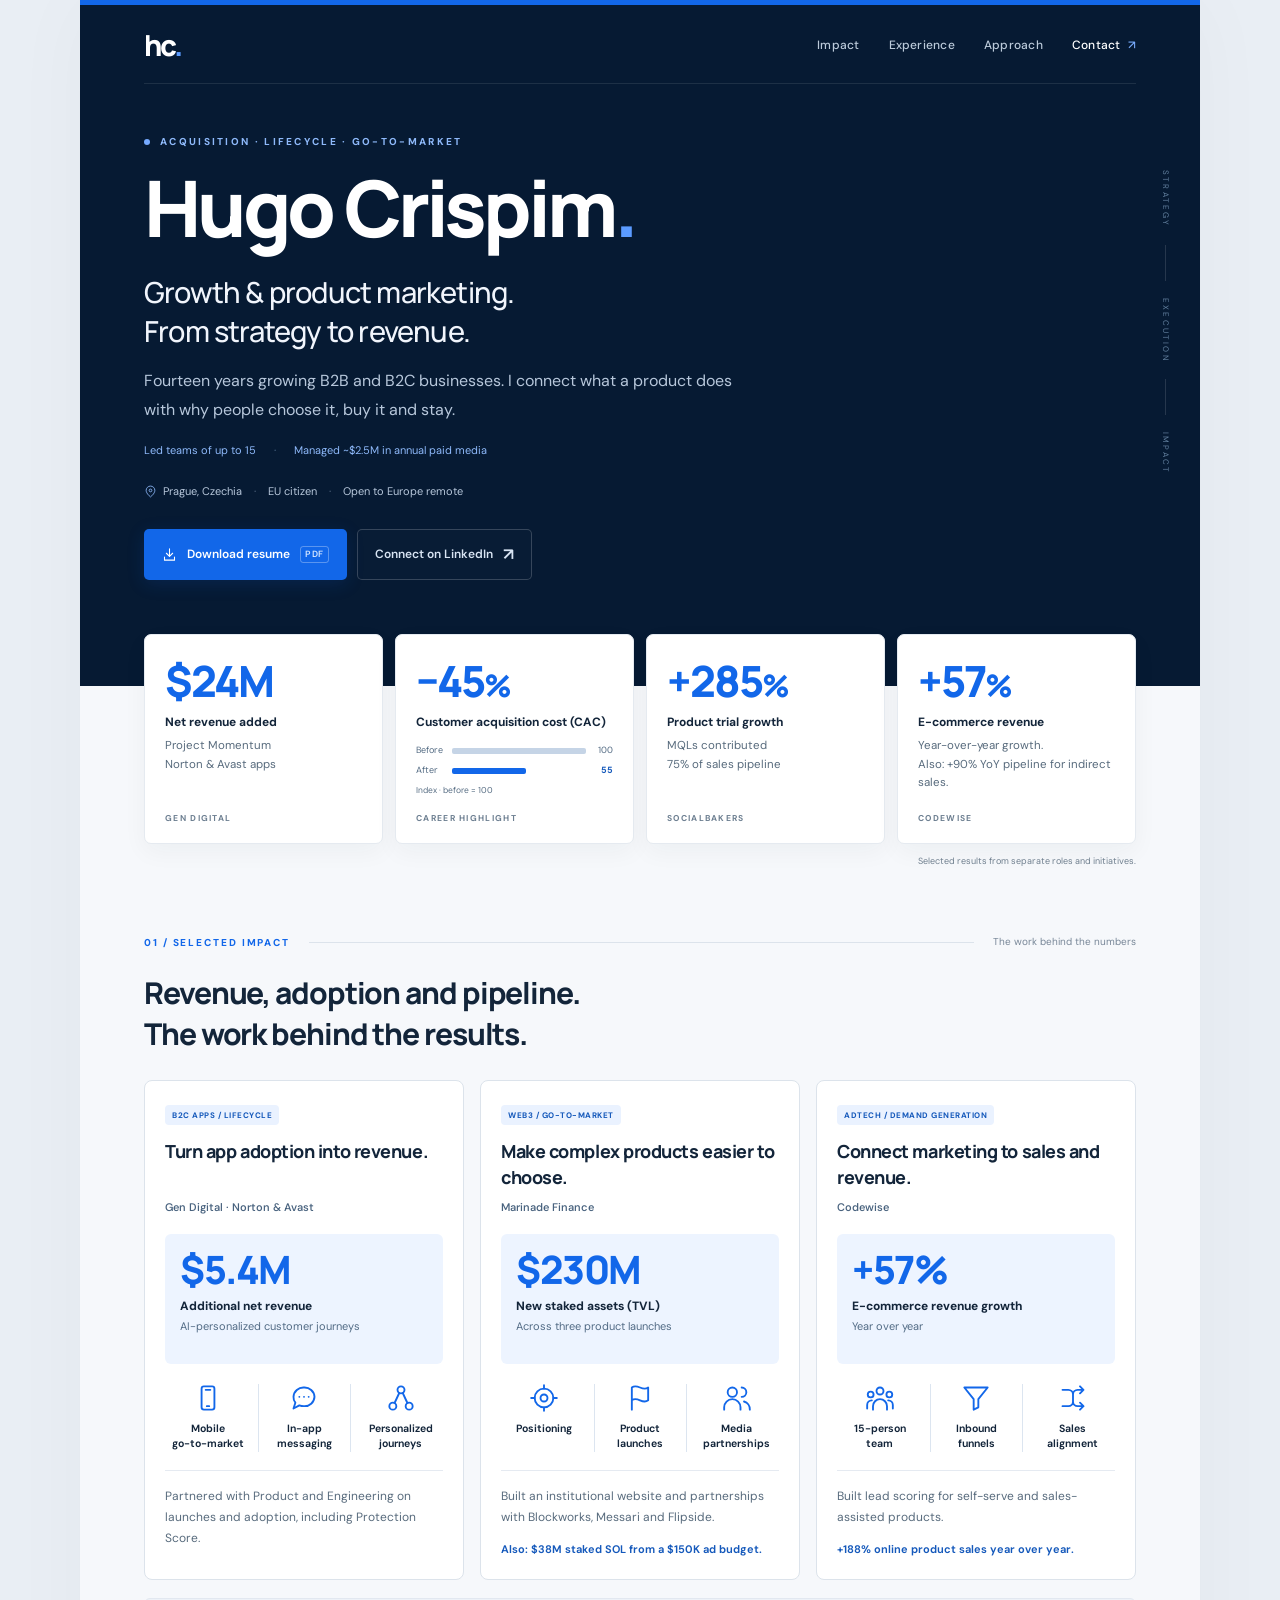
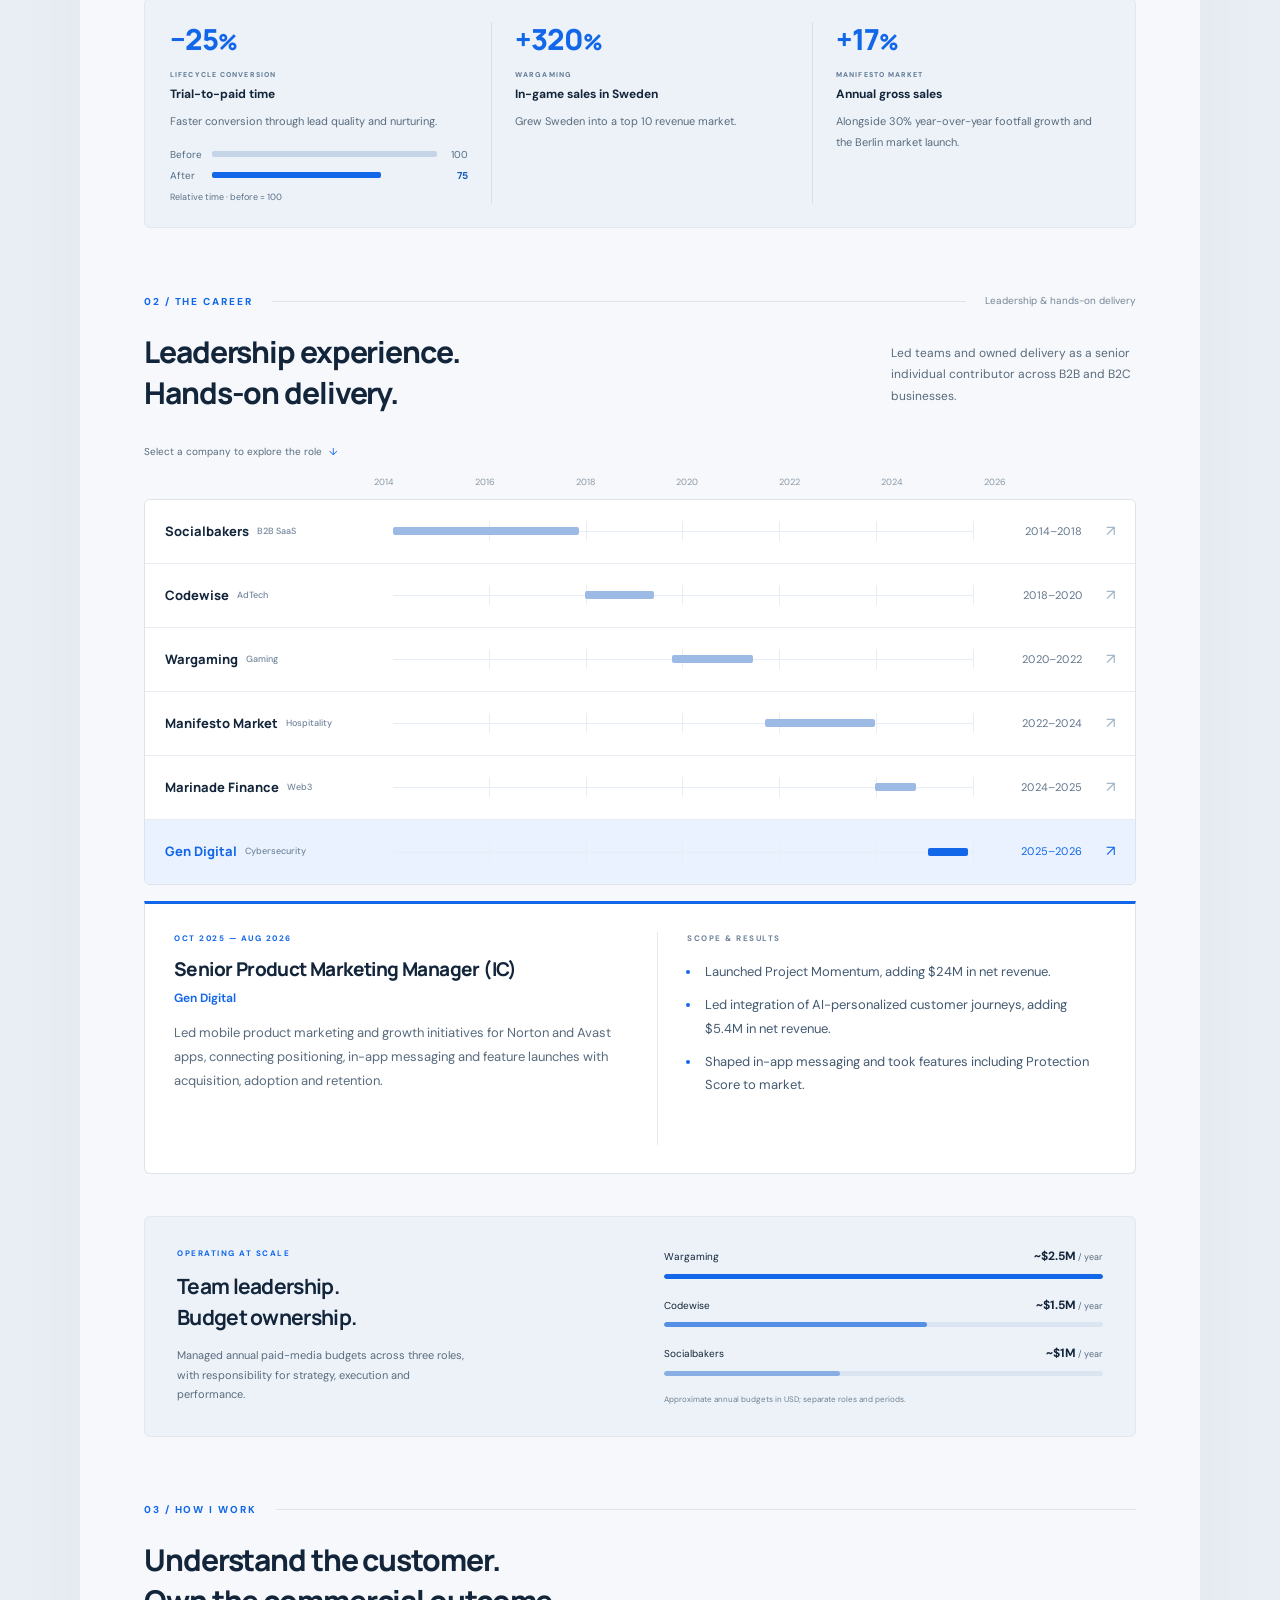
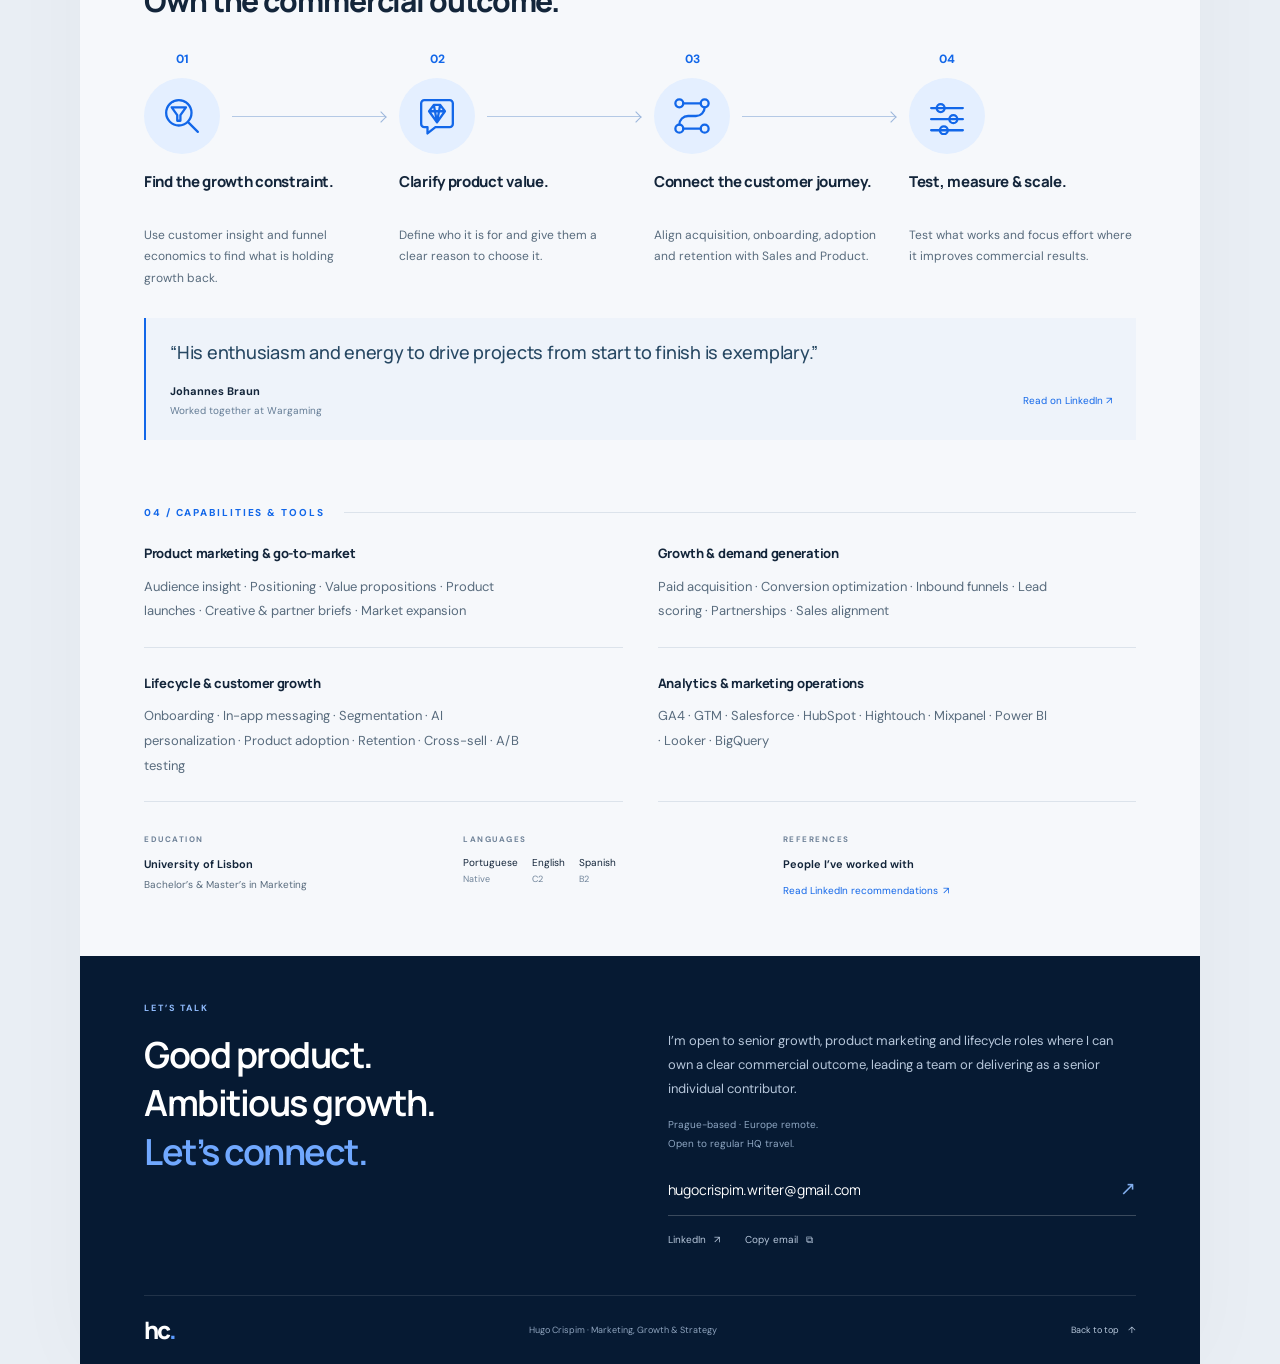
<file: index.html>
<!doctype html>
<html lang="en">
<head>
  <meta charset="utf-8">
  <meta name="viewport" content="width=device-width, initial-scale=1">
  <meta name="theme-color" content="#061a33">
  <meta name="description" content="Hugo Crispim — growth and product marketing for B2B and B2C businesses. Fourteen years connecting product value with why people choose, buy and stay.">
  <meta property="og:title" content="Hugo Crispim — Growth & Product Marketing">
  <meta property="og:description" content="Marketing leadership with hands-on delivery. $24M in net revenue added, 45% lower CAC and 57% growth in e-commerce revenue across separate career initiatives.">
  <meta property="og:type" content="website">
  <meta property="og:url" content="https://hugo-crispim.github.io/">
  <title>Hugo Crispim — Growth & Product Marketing</title>
  <link rel="icon" href="favicon.svg" type="image/svg+xml">
  <link rel="stylesheet" href="styles.css?v=a00a2a406c0a">
  <script src="app.js?v=fd869d77b74e" defer></script>
</head>
<body>
  <svg class="icon-definitions" xmlns="http://www.w3.org/2000/svg" aria-hidden="true" focusable="false">
    <defs>
      <symbol id="icon-phone" viewBox="0 0 24 24"><rect x="6.5" y="2" width="11" height="20" rx="2"/><path d="M10 5h4m-3 14h2"/></symbol>
      <symbol id="icon-message" viewBox="0 0 24 24"><path d="M21 11a8.5 8.5 0 0 1-9 8 11 11 0 0 1-4-.7L3 21l1.6-5A7.3 7.3 0 0 1 3 11a8.5 8.5 0 0 1 9-8 8.5 8.5 0 0 1 9 8Z"/><path d="M8 11h.01M12 11h.01M16 11h.01"/></symbol>
      <symbol id="icon-nodes" viewBox="0 0 24 24"><circle cx="12" cy="5" r="3"/><circle cx="5" cy="19" r="3"/><circle cx="19" cy="19" r="3"/><path d="m10.5 7.7-4 8.6m7-8.6 4 8.6"/></symbol>
      <symbol id="icon-target" viewBox="0 0 24 24"><circle cx="12" cy="12" r="8"/><circle cx="12" cy="12" r="3"/><path d="M12 1v3m0 16v3M1 12h3m16 0h3"/></symbol>
      <symbol id="icon-flag" viewBox="0 0 24 24"><path d="M5 22V3c5-4 9 4 14 0v11c-5 4-9-4-14 0"/></symbol>
      <symbol id="icon-partners" viewBox="0 0 24 24"><circle cx="8" cy="7" r="4"/><path d="M1 22v-2a7 7 0 0 1 14 0v2m1-19a4 4 0 0 1 0 8m2 4a7 7 0 0 1 5 7"/></symbol>
      <symbol id="icon-team" viewBox="0 0 24 24"><circle cx="12" cy="6" r="3"/><circle cx="4" cy="9" r="2.5"/><circle cx="20" cy="9" r="2.5"/><path d="M6 22v-3a6 6 0 0 1 12 0v3M1 21v-3a4 4 0 0 1 4-4m18 7v-3a4 4 0 0 0-4-4"/></symbol>
      <symbol id="icon-funnel" viewBox="0 0 24 24"><path d="M2 3h20l-8 10v7l-4 2v-9Z"/></symbol>
      <symbol id="icon-alignment" viewBox="0 0 24 24"><path d="M3 5h5a4 4 0 0 1 4 4v6a4 4 0 0 0 4 4h5M3 19h5a4 4 0 0 0 4-4V9a4 4 0 0 1 4-4h5m-3-3 3 3-3 3m0 8 3 3-3 3"/></symbol>
      <symbol id="icon-diagnose" viewBox="0 0 24 24"><circle cx="10" cy="10" r="8"/><path d="m16 16 6 6M5.5 6.5h9l-3.5 5V15H9v-3.5Z"/></symbol>
      <symbol id="icon-value" viewBox="0 0 24 24"><path d="M4 2h16a2 2 0 0 1 2 2v13a2 2 0 0 1-2 2h-9l-5 4v-4H4a2 2 0 0 1-2-2V4a2 2 0 0 1 2-2Z"/><path d="m7 9 3-4h4l3 4-5 7Zm0 0h10m-7-4 2 11 2-11"/></symbol>
      <symbol id="icon-journey" viewBox="0 0 24 24"><circle cx="4" cy="4" r="2.5"/><circle cx="20" cy="4" r="2.5"/><circle cx="4" cy="20" r="2.5"/><circle cx="20" cy="20" r="2.5"/><path d="M6.5 4h11M20 6.5a5.5 5.5 0 0 1-5.5 5.5h-5A5.5 5.5 0 0 0 4 17.5M6.5 20h11"/></symbol>
      <symbol id="icon-scale" viewBox="0 0 24 24"><path d="M2 7h20M2 14h20M2 21h20m14-16 6-4m-4 0h4v4"/><circle cx="8" cy="7" r="2.5"/><circle cx="16" cy="14" r="2.5"/><circle cx="10" cy="21" r="2.5"/></symbol>
    </defs>
  </svg>
  <a class="skip-link" href="#main">Skip to content</a>
  <div class="page-shell">
    <header class="hero" id="top">
      <nav class="topnav" aria-label="Main navigation">
        <a class="monogram" href="#top" aria-label="Hugo Crispim, home">hc<span>.</span></a>
        <div class="nav-links"><a href="#impact">Impact</a><a href="#experience">Experience</a><a href="#approach">Approach</a><a href="#contact">Contact <span aria-hidden="true">↗</span></a></div>
      </nav>
      <div class="hero-content">
        <p class="eyebrow hero-eyebrow"><span class="blue-dot"></span> ACQUISITION · LIFECYCLE · GO-TO-MARKET</p>
        <h1>Hugo Crispim<span>.</span></h1>
        <p class="hero-lead">Growth &amp; product marketing.<br> From strategy to revenue.</p>
        <p class="hero-description">Fourteen years growing B2B and B2C businesses. I connect what a product does with why people choose it, buy it and stay.</p>
        <p class="hero-scope"><span>Led teams of up to 15</span><span>Managed ~$2.5M in annual paid media</span></p>
        <div class="hero-meta"><span><svg viewBox="0 0 24 24" aria-hidden="true"><path d="M20 10c0 6-8 12-8 12S4 16 4 10a8 8 0 1 1 16 0Z"/><circle cx="12" cy="10" r="2.5"/></svg>Prague, Czechia</span><span>EU citizen</span><span>Open to Europe remote</span></div>
        <div class="hero-actions"><a class="button button-primary" href="Hugo_Crispim_Resume.pdf?v=91aa8ba43cbf" download="Hugo_Crispim_Resume.pdf"><svg viewBox="0 0 24 24" aria-hidden="true"><path d="M12 3v12m-5-5 5 5 5-5M4 16v5h16v-5"/></svg>Download resume <span class="button-meta">PDF</span></a><a class="button button-secondary" href="https://www.linkedin.com/in/hugocrispim/" target="_blank" rel="noopener noreferrer">Connect on LinkedIn <span aria-hidden="true">↗</span><span class="sr-only"> (opens in a new tab)</span></a></div>
      </div>
      <div class="hero-aside" aria-hidden="true"><span>STRATEGY</span><span class="aside-line"></span><span>EXECUTION</span><span class="aside-line"></span><span>IMPACT</span></div>
    </header>

    <main id="main">
      <section class="metrics-section" aria-label="Selected career results">
        <div class="metrics">
          <article class="metric"><p class="metric-value">$24M</p><h2>Net revenue added</h2><p>Project Momentum<br> Norton &amp; Avast apps</p><span class="metric-label">GEN DIGITAL</span></article>
          <article class="metric"><p class="metric-value">−45<span>%</span></p><h2>Customer acquisition cost (CAC)</h2>
            <figure class="comparison-chart comparison-chart-compact" aria-label="Customer acquisition cost fell 45 percent: relative index from 100 to 55.">
              <div class="comparison-bars" aria-hidden="true"><div class="comparison-row"><span>Before</span><span class="comparison-track"><span class="comparison-bar comparison-before" style="--bar:100%"></span></span><span>100</span></div><div class="comparison-row"><span>After</span><span class="comparison-track"><span class="comparison-bar" style="--bar:55%"></span></span><span>55</span></div></div>
              <figcaption>Index · before = 100</figcaption>
            </figure>
            <span class="metric-label">CAREER HIGHLIGHT</span>
          </article>
          <article class="metric"><p class="metric-value">+285<span>%</span></p><h2>Product trial growth</h2><p>MQLs contributed<br> 75% of sales pipeline</p><span class="metric-label">SOCIALBAKERS</span></article>
          <article class="metric"><p class="metric-value">+57<span>%</span></p><h2>E-commerce revenue</h2><p>Year-over-year growth.<br>Also: +90% YoY pipeline for indirect sales.</p><span class="metric-label">CODEWISE</span></article>
        </div>
        <p class="metrics-note">Selected results from separate roles and initiatives.</p>
      </section>

      <div class="content-wrap">
        <section class="section impact-section" id="impact">
          <div class="section-heading"><p class="eyebrow">01 / SELECTED IMPACT</p><span class="heading-rule"></span><span class="heading-note">The work behind the numbers</span></div>
          <h2 class="section-title">Revenue, adoption and pipeline.<br> The work behind the results.</h2>
          <div class="impact-cards">
            <article class="impact-card">
              <header class="impact-card-header"><p class="impact-tag">B2C APPS / LIFECYCLE</p><h3>Turn app adoption into revenue.</h3><p class="impact-company">Gen Digital · Norton &amp; Avast</p></header>
              <div class="impact-outcome"><p class="impact-value">$5.4M</p><p class="impact-result-label">Additional net revenue</p><p class="impact-result-context">AI-personalized customer journeys</p></div>
              <ul class="impact-actions" aria-label="Work delivered"><li><svg class="visual-icon" aria-hidden="true" focusable="false"><use href="#icon-phone"/></svg><span>Mobile<br>go-to-market</span></li><li><svg class="visual-icon" aria-hidden="true" focusable="false"><use href="#icon-message"/></svg><span>In-app<br>messaging</span></li><li><svg class="visual-icon" aria-hidden="true" focusable="false"><use href="#icon-nodes"/></svg><span>Personalized<br>journeys</span></li></ul>
              <p class="impact-context">Partnered with Product and Engineering on launches and adoption, including Protection Score.</p>
            </article>
            <article class="impact-card">
              <header class="impact-card-header"><p class="impact-tag">WEB3 / GO-TO-MARKET</p><h3>Make complex products easier to choose.</h3><p class="impact-company">Marinade Finance</p></header>
              <div class="impact-outcome"><p class="impact-value">$230M</p><p class="impact-result-label">New staked assets (TVL)</p><p class="impact-result-context">Across three product launches</p></div>
              <ul class="impact-actions" aria-label="Work delivered"><li><svg class="visual-icon" aria-hidden="true" focusable="false"><use href="#icon-target"/></svg><span>Positioning</span></li><li><svg class="visual-icon" aria-hidden="true" focusable="false"><use href="#icon-flag"/></svg><span>Product<br>launches</span></li><li><svg class="visual-icon" aria-hidden="true" focusable="false"><use href="#icon-partners"/></svg><span>Media<br>partnerships</span></li></ul>
              <p class="impact-context">Built an institutional website and partnerships with Blockworks, Messari and Flipside.</p>
              <p class="impact-secondary">Also: $38M staked SOL from a $150K ad budget.</p>
            </article>
            <article class="impact-card">
              <header class="impact-card-header"><p class="impact-tag">ADTECH / DEMAND GENERATION</p><h3>Connect marketing to sales and revenue.</h3><p class="impact-company">Codewise</p></header>
              <div class="impact-outcome"><p class="impact-value">+57%</p><p class="impact-result-label">E-commerce revenue growth</p><p class="impact-result-context">Year over year</p></div>
              <ul class="impact-actions" aria-label="Work delivered"><li><svg class="visual-icon" aria-hidden="true" focusable="false"><use href="#icon-team"/></svg><span>15-person<br>team</span></li><li><svg class="visual-icon" aria-hidden="true" focusable="false"><use href="#icon-funnel"/></svg><span>Inbound<br>funnels</span></li><li><svg class="visual-icon" aria-hidden="true" focusable="false"><use href="#icon-alignment"/></svg><span>Sales<br>alignment</span></li></ul>
              <p class="impact-context">Built lead scoring for self-serve and sales-assisted products.</p>
              <p class="impact-secondary">+188% online product sales year over year.</p>
            </article>
          </div>
          <div class="additional-results" aria-label="Further selected career results">
            <article class="additional-result"><p class="additional-value">−25<span>%</span></p><p class="additional-label">LIFECYCLE CONVERSION</p><h3>Trial-to-paid time</h3><p class="additional-context">Faster conversion through lead quality and nurturing.</p>
              <figure class="comparison-chart" aria-label="Trial-to-paid time fell 25 percent: relative index from 100 to 75.">
                <div class="comparison-bars" aria-hidden="true"><div class="comparison-row"><span>Before</span><span class="comparison-track"><span class="comparison-bar comparison-before" style="--bar:100%"></span></span><span>100</span></div><div class="comparison-row"><span>After</span><span class="comparison-track"><span class="comparison-bar" style="--bar:75%"></span></span><span>75</span></div></div>
                <figcaption>Relative time · before = 100</figcaption>
              </figure>
            </article>
            <article class="additional-result"><p class="additional-value">+320<span>%</span></p><p class="additional-label">WARGAMING</p><h3>In-game sales in Sweden</h3><p class="additional-context">Grew Sweden into a top 10 revenue market.</p></article>
            <article class="additional-result"><p class="additional-value">+17<span>%</span></p><p class="additional-label">MANIFESTO MARKET</p><h3>Annual gross sales</h3><p class="additional-context">Alongside 30% year-over-year footfall growth and the Berlin market launch.</p></article>
          </div>
        </section>

        <section class="section experience-section" id="experience">
          <div class="section-heading"><p class="eyebrow">02 / THE CAREER</p><span class="heading-rule"></span><span class="heading-note">Leadership &amp; hands-on delivery</span></div>
          <div class="section-title-row"><h2 class="section-title">Leadership experience.<br> Hands-on delivery.</h2><p>Led teams and owned delivery as a senior individual contributor across B2B and B2C businesses.</p></div>
          <p class="timeline-instruction">Select a company to explore the role <span aria-hidden="true">↓</span></p>
          <div class="career-timeline" aria-label="Career timeline, June 2014 to August 2026">
            <div class="timeline-scale" aria-hidden="true"><span>2014</span><span>2016</span><span>2018</span><span>2020</span><span>2022</span><span>2024</span><span>2026</span></div>
            <div class="career-buttons">
              <button class="career-row" data-company="socialbakers" aria-pressed="false" aria-controls="role-details"><span class="career-company">Socialbakers<span class="career-sector">B2B SaaS</span></span><span class="career-track"><span class="career-bar" style="--start:0%;--length:32%"></span></span><span class="career-years">2014–2018</span><span class="career-arrow" aria-hidden="true">↗</span></button>
              <button class="career-row" data-company="codewise" aria-pressed="false" aria-controls="role-details"><span class="career-company">Codewise<span class="career-sector">AdTech</span></span><span class="career-track"><span class="career-bar" style="--start:33%;--length:12%"></span></span><span class="career-years">2018–2020</span><span class="career-arrow" aria-hidden="true">↗</span></button>
              <button class="career-row" data-company="wargaming" aria-pressed="false" aria-controls="role-details"><span class="career-company">Wargaming<span class="career-sector">Gaming</span></span><span class="career-track"><span class="career-bar" style="--start:48%;--length:14%"></span></span><span class="career-years">2020–2022</span><span class="career-arrow" aria-hidden="true">↗</span></button>
              <button class="career-row" data-company="manifesto" aria-pressed="false" aria-controls="role-details"><span class="career-company">Manifesto Market<span class="career-sector">Hospitality</span></span><span class="career-track"><span class="career-bar" style="--start:64%;--length:19%"></span></span><span class="career-years">2022–2024</span><span class="career-arrow" aria-hidden="true">↗</span></button>
              <button class="career-row" data-company="marinade" aria-pressed="false" aria-controls="role-details"><span class="career-company">Marinade Finance<span class="career-sector">Web3</span></span><span class="career-track"><span class="career-bar" style="--start:83%;--length:7%"></span></span><span class="career-years">2024–2025</span><span class="career-arrow" aria-hidden="true">↗</span></button>
              <button class="career-row is-active" data-company="gen" aria-pressed="true" aria-controls="role-details"><span class="career-company">Gen Digital<span class="career-sector">Cybersecurity</span></span><span class="career-track"><span class="career-bar" style="--start:92%;--length:7%"></span></span><span class="career-years">2025–2026</span><span class="career-arrow" aria-hidden="true">↗</span></button>
            </div>
          </div>
          <div class="role-detail" id="role-details" role="region" aria-label="Selected career role" aria-live="polite" aria-atomic="true">
            <div class="role-summary"><p class="eyebrow" id="role-date">OCT 2025 — AUG 2026</p><h3 id="role-title">Senior Product Marketing Manager <span>(IC)</span></h3><p class="role-company" id="role-company">Gen Digital</p><p id="role-description">Led mobile product marketing and growth initiatives for Norton and Avast apps, connecting positioning, in-app messaging and feature launches with acquisition, adoption and retention.</p></div>
            <div class="role-results"><p class="detail-label">SCOPE &amp; RESULTS</p><ul id="role-points"><li>Launched Project Momentum, adding $24M in net revenue.</li><li>Led integration of AI-personalized customer journeys, adding $5.4M in net revenue.</li><li>Shaped in-app messaging and took features including Protection Score to market.</li></ul></div>
          </div>
          <noscript><p class="no-script-note">Download the resume above for the full career history.</p></noscript>
        </section>

        <section class="budget-section" aria-labelledby="budget-title">
          <div class="budget-intro"><p class="eyebrow">OPERATING AT SCALE</p><h2 id="budget-title">Team leadership.<br> Budget ownership.</h2><p>Managed annual paid-media budgets across three roles, with responsibility for strategy, execution and performance.</p></div>
          <div class="budget-bars"><div class="budget-item"><div><span>Wargaming</span><strong>~$2.5M<span> / year</span></strong></div><div class="budget-rail"><span style="width:100%"></span></div></div><div class="budget-item"><div><span>Codewise</span><strong>~$1.5M<span> / year</span></strong></div><div class="budget-rail"><span style="width:60%"></span></div></div><div class="budget-item"><div><span>Socialbakers</span><strong>~$1M<span> / year</span></strong></div><div class="budget-rail"><span style="width:40%"></span></div></div><p class="budget-note">Approximate annual budgets in USD; separate roles and periods.</p></div>
        </section>

        <section class="section approach-section" id="approach">
          <div class="section-heading"><p class="eyebrow">03 / HOW I WORK</p><span class="heading-rule"></span></div>
          <h2 class="section-title">Understand the customer.<br> Own the commercial outcome.</h2>
          <ol class="work-steps">
            <li class="work-step"><div class="work-visual" aria-hidden="true"><span class="work-number">01</span><span class="work-symbol"><svg class="visual-icon" focusable="false"><use href="#icon-diagnose"/></svg></span></div><span class="work-connector" aria-hidden="true"></span><h3>Find the growth constraint.</h3><p>Use customer insight and funnel economics to find what is holding growth back.</p></li>
            <li class="work-step"><div class="work-visual" aria-hidden="true"><span class="work-number">02</span><span class="work-symbol"><svg class="visual-icon" focusable="false"><use href="#icon-value"/></svg></span></div><span class="work-connector" aria-hidden="true"></span><h3>Clarify product value.</h3><p>Define who it is for and give them a clear reason to choose it.</p></li>
            <li class="work-step"><div class="work-visual" aria-hidden="true"><span class="work-number">03</span><span class="work-symbol"><svg class="visual-icon" focusable="false"><use href="#icon-journey"/></svg></span></div><span class="work-connector" aria-hidden="true"></span><h3>Connect the customer journey.</h3><p>Align acquisition, onboarding, adoption and retention with Sales and Product.</p></li>
            <li class="work-step"><div class="work-visual" aria-hidden="true"><span class="work-number">04</span><span class="work-symbol"><svg class="visual-icon" focusable="false"><use href="#icon-scale"/></svg></span></div><span class="work-connector" aria-hidden="true"></span><h3>Test, measure &amp; scale.</h3><p>Test what works and focus effort where it improves commercial results.</p></li>
          </ol>
          <figure class="recommendation">
            <blockquote>“His enthusiasm and energy to drive projects from start to finish is exemplary.”</blockquote>
            <figcaption><span><strong>Johannes Braun</strong><span class="recommendation-context">Worked together at Wargaming</span></span><a href="https://www.linkedin.com/in/hugocrispim/details/recommendations/" target="_blank" rel="noopener noreferrer">Read on LinkedIn <span aria-hidden="true">↗</span><span class="sr-only"> (opens in a new tab)</span></a></figcaption>
          </figure>
        </section>

        <section class="section skills-section" id="skills">
          <div class="section-heading"><p class="eyebrow">04 / CAPABILITIES &amp; TOOLS</p><span class="heading-rule"></span></div>
          <div class="skills-grid"><article><h3>Product marketing &amp; go-to-market</h3><p>Audience insight · Positioning · Value propositions · Product launches · Creative &amp; partner briefs · Market expansion</p></article><article><h3>Growth &amp; demand generation</h3><p>Paid acquisition · Conversion optimization · Inbound funnels · Lead scoring · Partnerships · Sales alignment</p></article><article><h3>Lifecycle &amp; customer growth</h3><p>Onboarding · In-app messaging · Segmentation · AI personalization · Product adoption · Retention · Cross-sell · A/B testing</p></article><article><h3>Analytics &amp; marketing operations</h3><p>GA4 · GTM · Salesforce · HubSpot · Hightouch · Mixpanel · Power BI · Looker · BigQuery</p></article></div>
          <div class="profile-details"><div><p class="detail-label">EDUCATION</p><h3>University of Lisbon</h3><p>Bachelor’s &amp; Master’s in Marketing</p></div><div><p class="detail-label">LANGUAGES</p><p class="language-list"><span>Portuguese <small>Native</small></span><span>English <small>C2</small></span><span>Spanish <small>B2</small></span></p></div><div><p class="detail-label">REFERENCES</p><h3>People I’ve worked with</h3><a class="text-link" href="https://www.linkedin.com/in/hugocrispim/details/recommendations/" target="_blank" rel="noopener noreferrer">Read LinkedIn recommendations <span aria-hidden="true">↗</span><span class="sr-only"> (opens in a new tab)</span></a></div></div>
        </section>
      </div>
    </main>

    <footer class="contact-section" id="contact">
      <div class="contact-top"><div><p class="eyebrow">LET’S TALK</p><h2>Good product.<br> Ambitious growth.<br> <span>Let’s connect.</span></h2></div><div class="contact-copy"><p>I’m open to senior growth, product marketing and lifecycle roles where I can own a clear commercial outcome, leading a team or delivering as a senior individual contributor.</p><p class="contact-location">Prague-based · Europe remote.<br> Open to regular HQ travel.</p><a class="contact-email" href="mailto:hugocrispim.writer@gmail.com">hugocrispim.writer@gmail.com <span aria-hidden="true">↗</span></a><div class="contact-links"><a href="https://www.linkedin.com/in/hugocrispim/" target="_blank" rel="noopener noreferrer">LinkedIn <span aria-hidden="true">↗</span><span class="sr-only"> (opens in a new tab)</span></a><button type="button" id="copy-email">Copy email <span aria-hidden="true">⧉</span></button><span id="copy-status" role="status"></span></div></div></div>
      <div class="footer-bottom"><a class="monogram" href="#top" aria-label="Back to top">hc<span>.</span></a><p>Hugo Crispim · Marketing, Growth &amp; Strategy</p><a href="#top">Back to top <span aria-hidden="true">↑</span></a></div>
    </footer>
  </div>
</body>
</html>
</file>
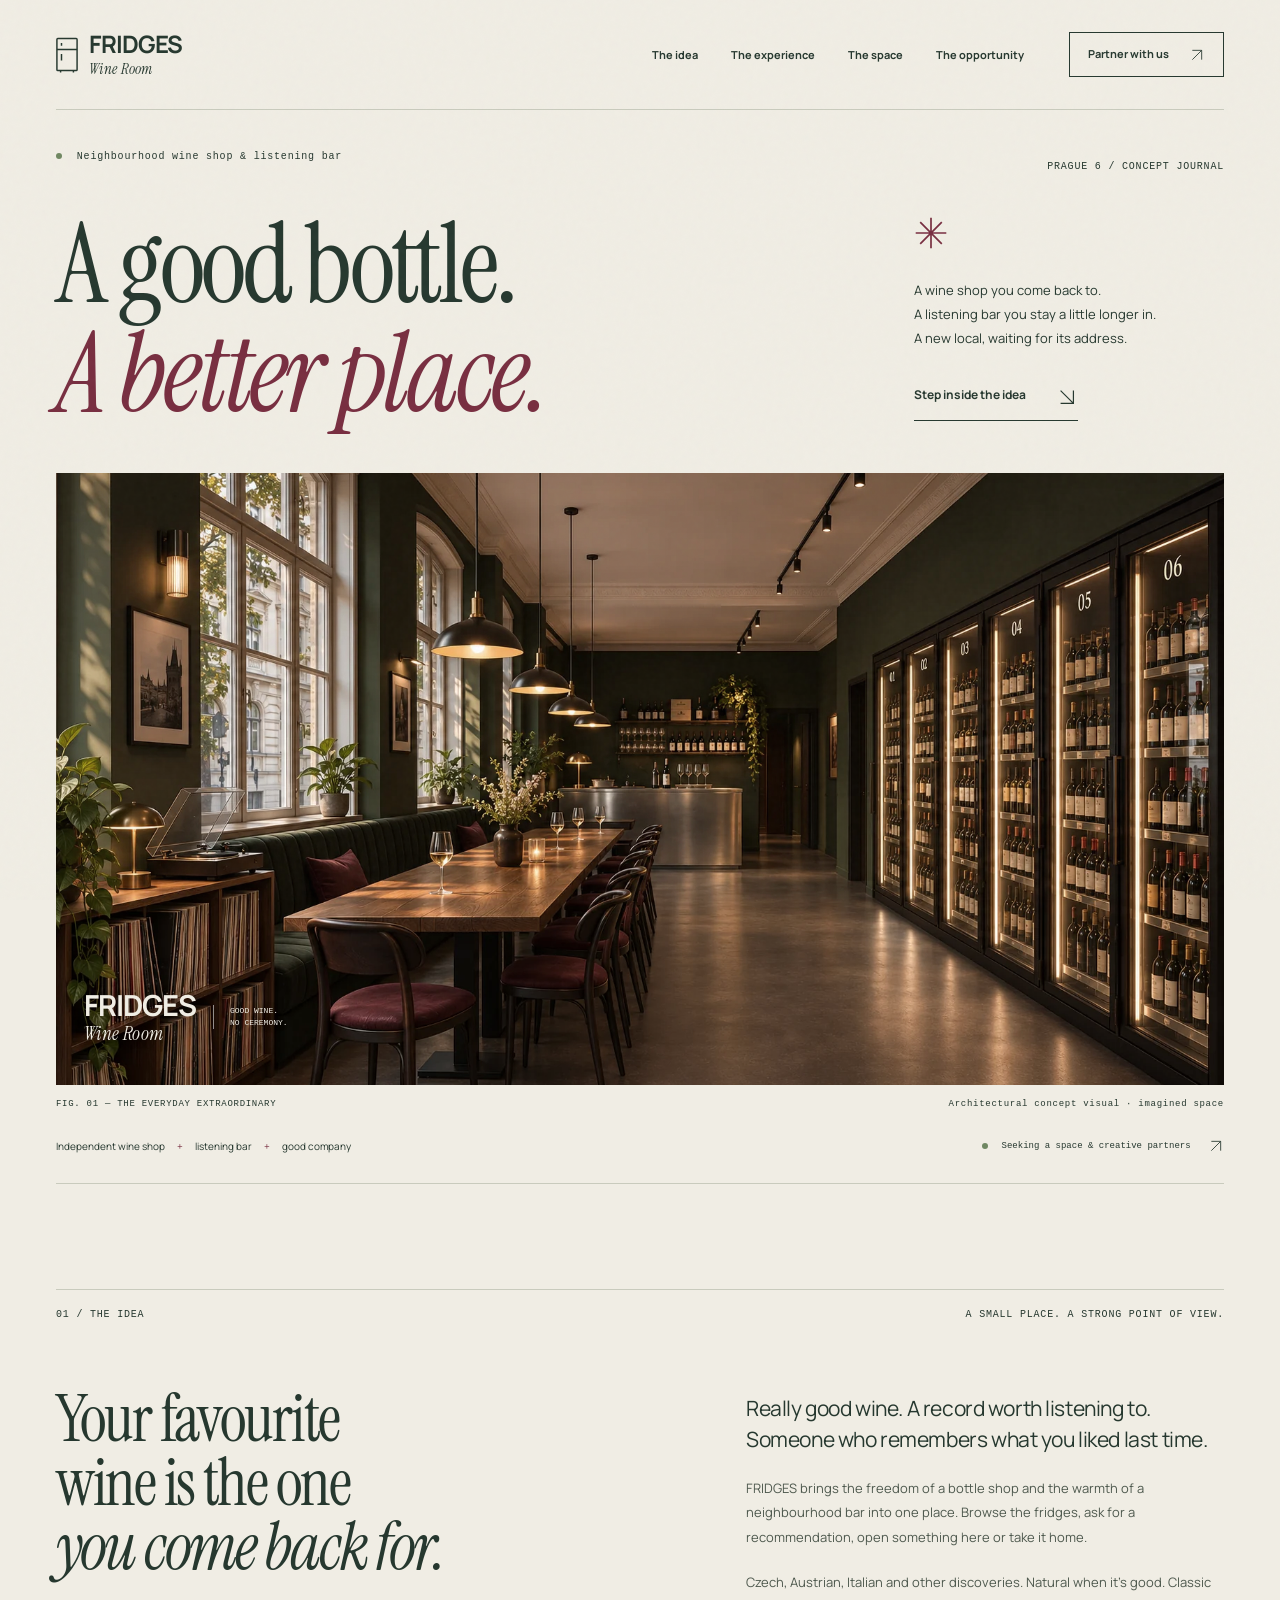
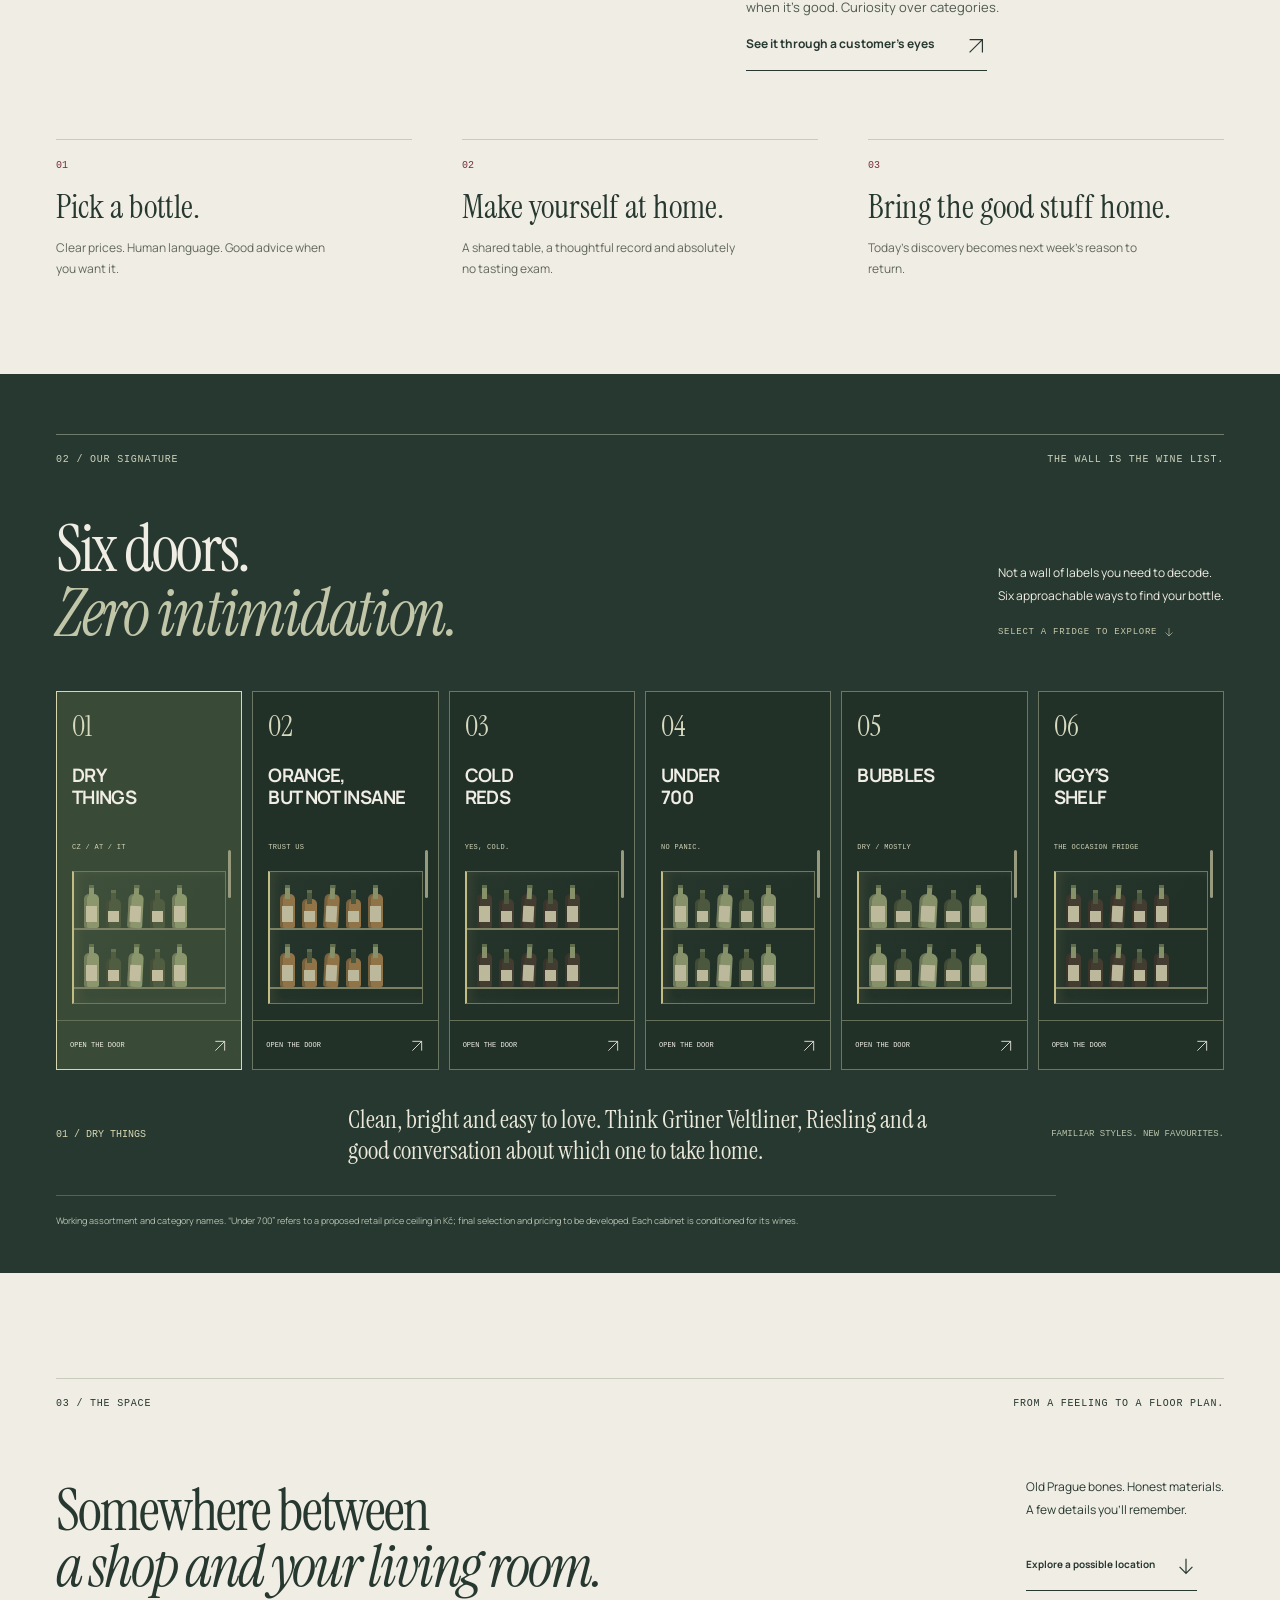
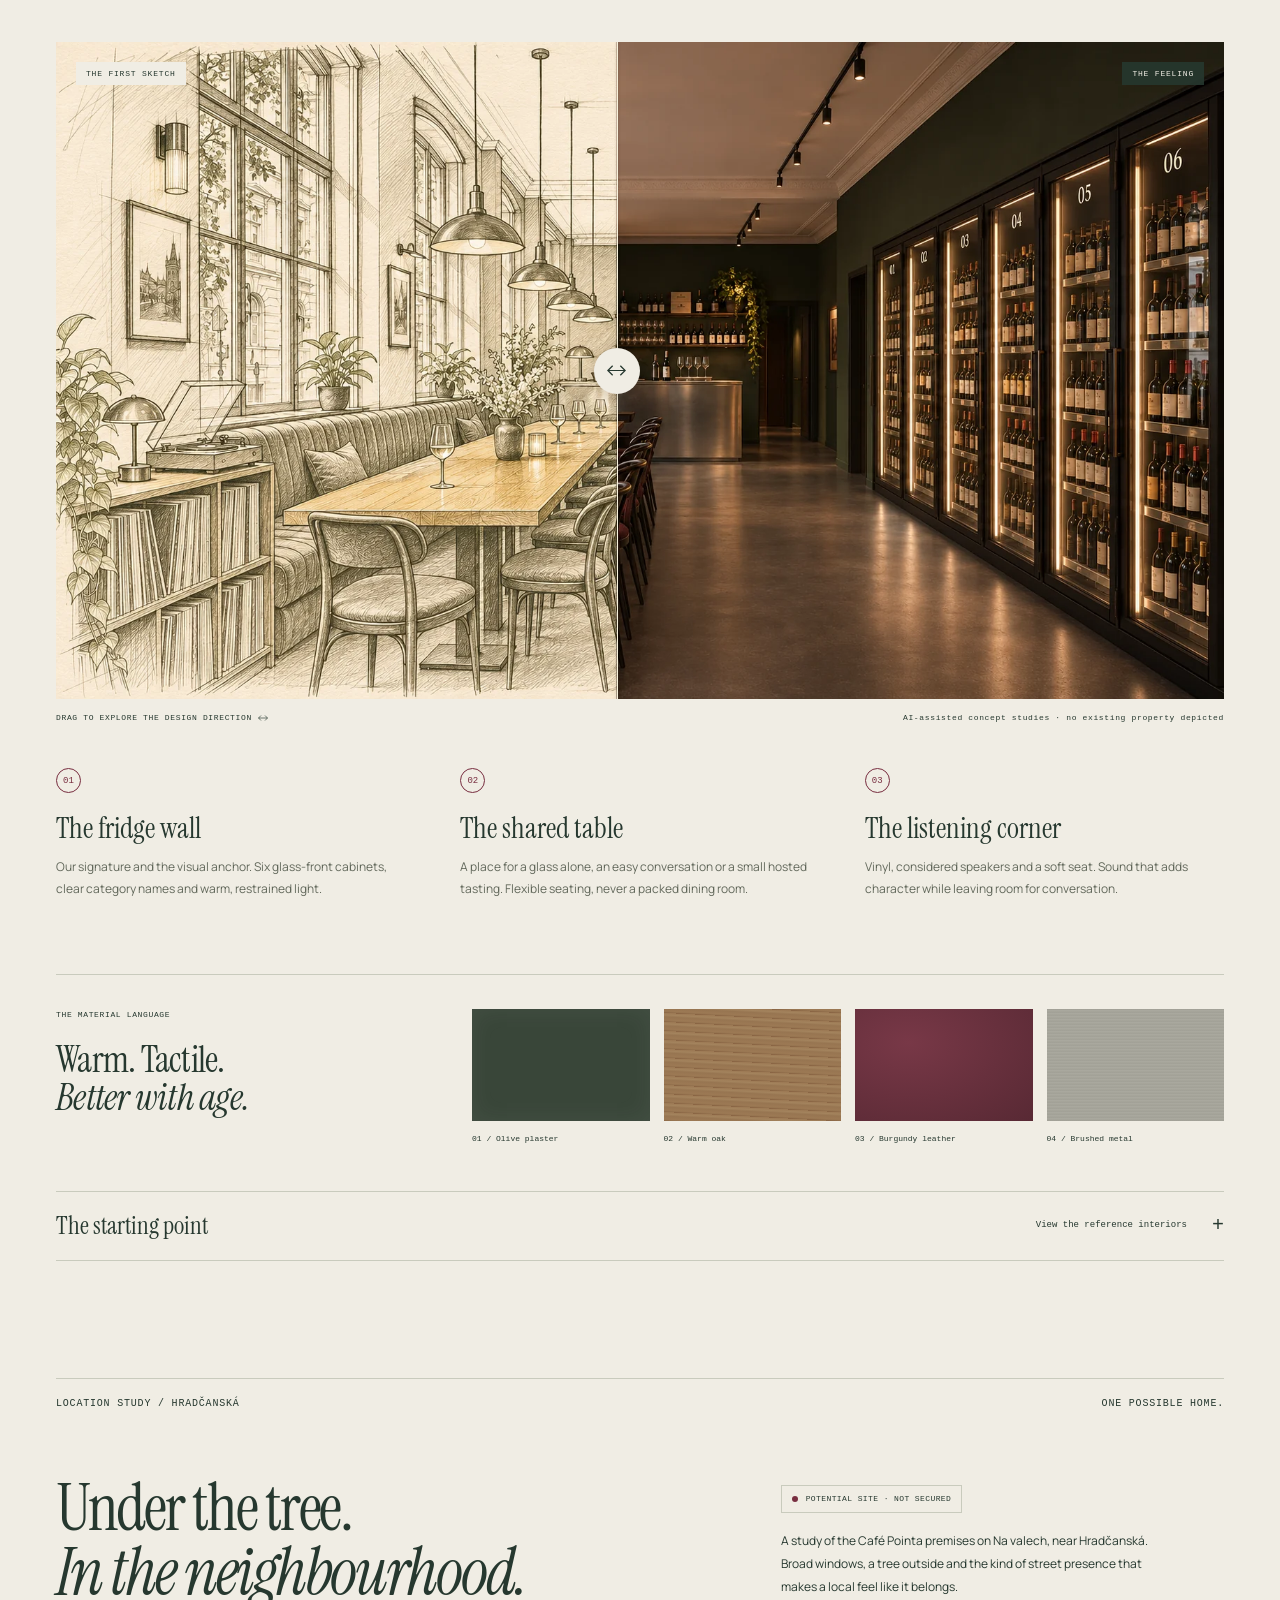
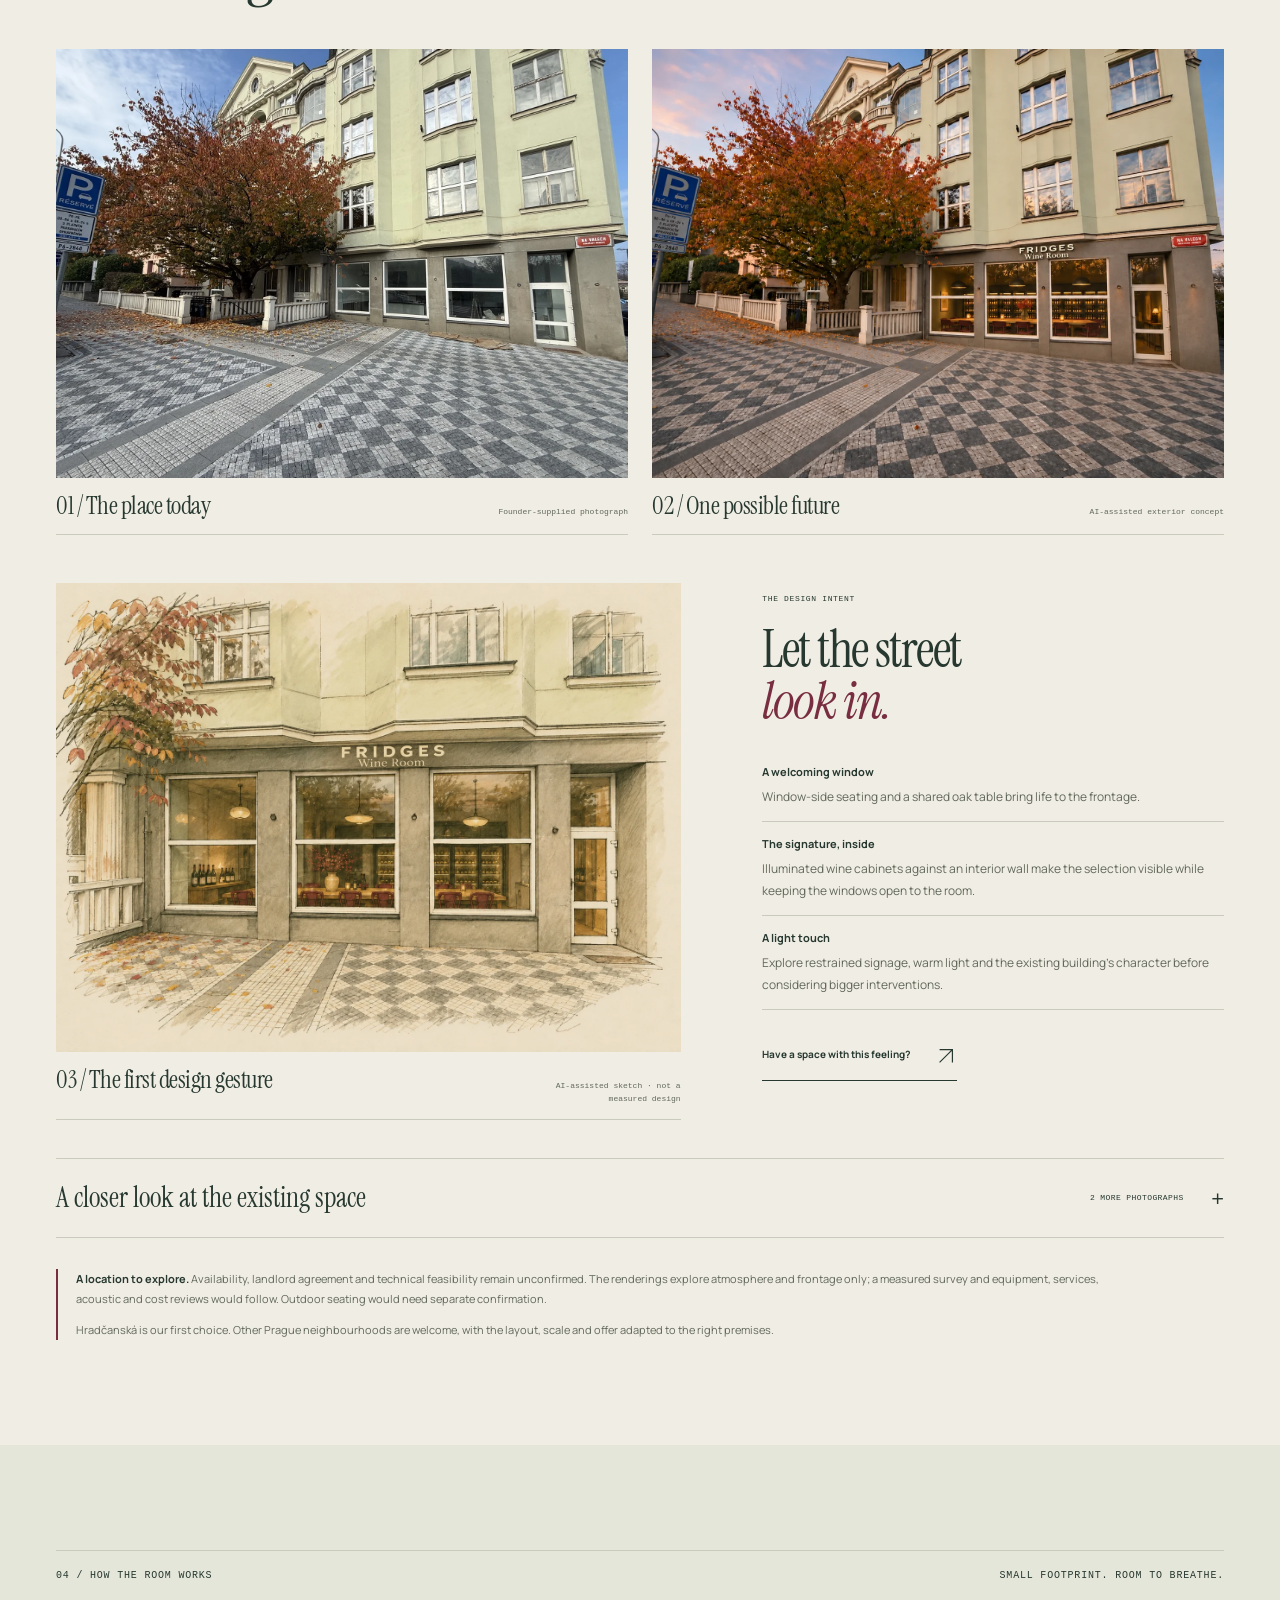
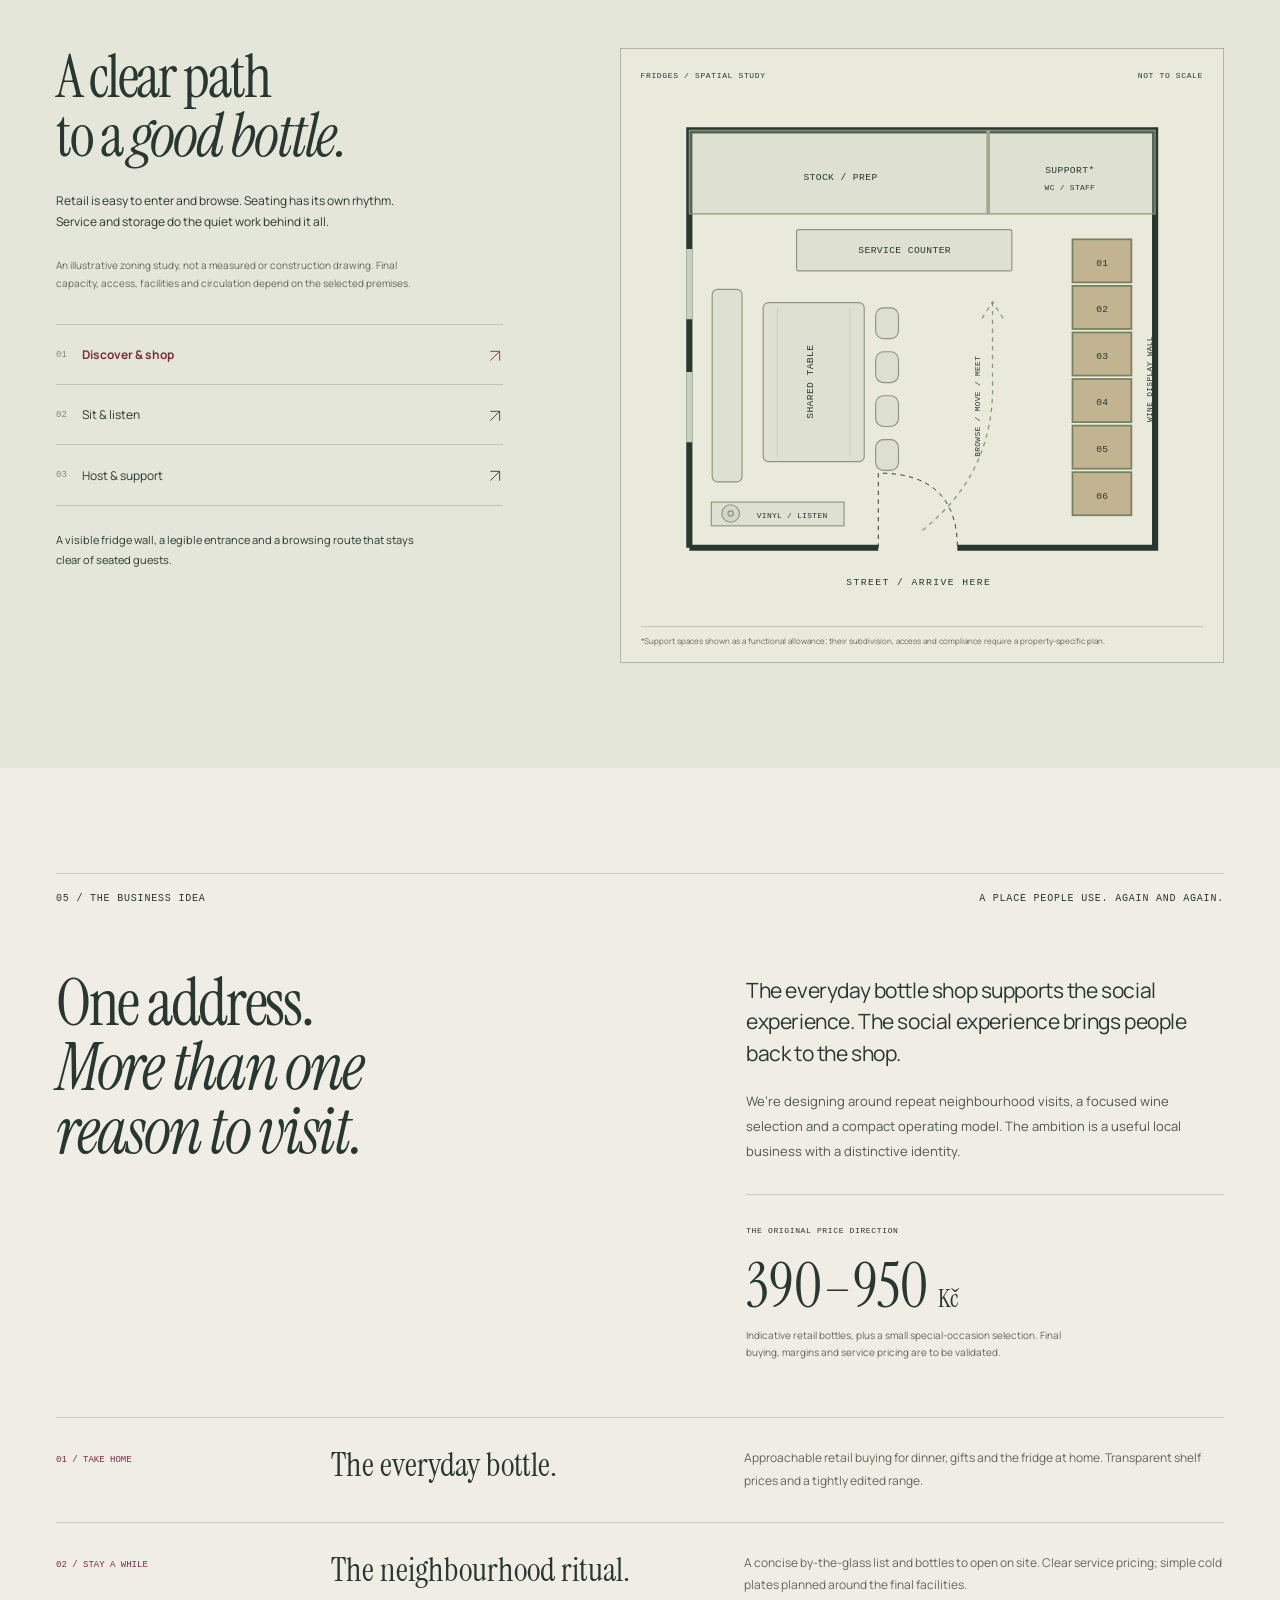
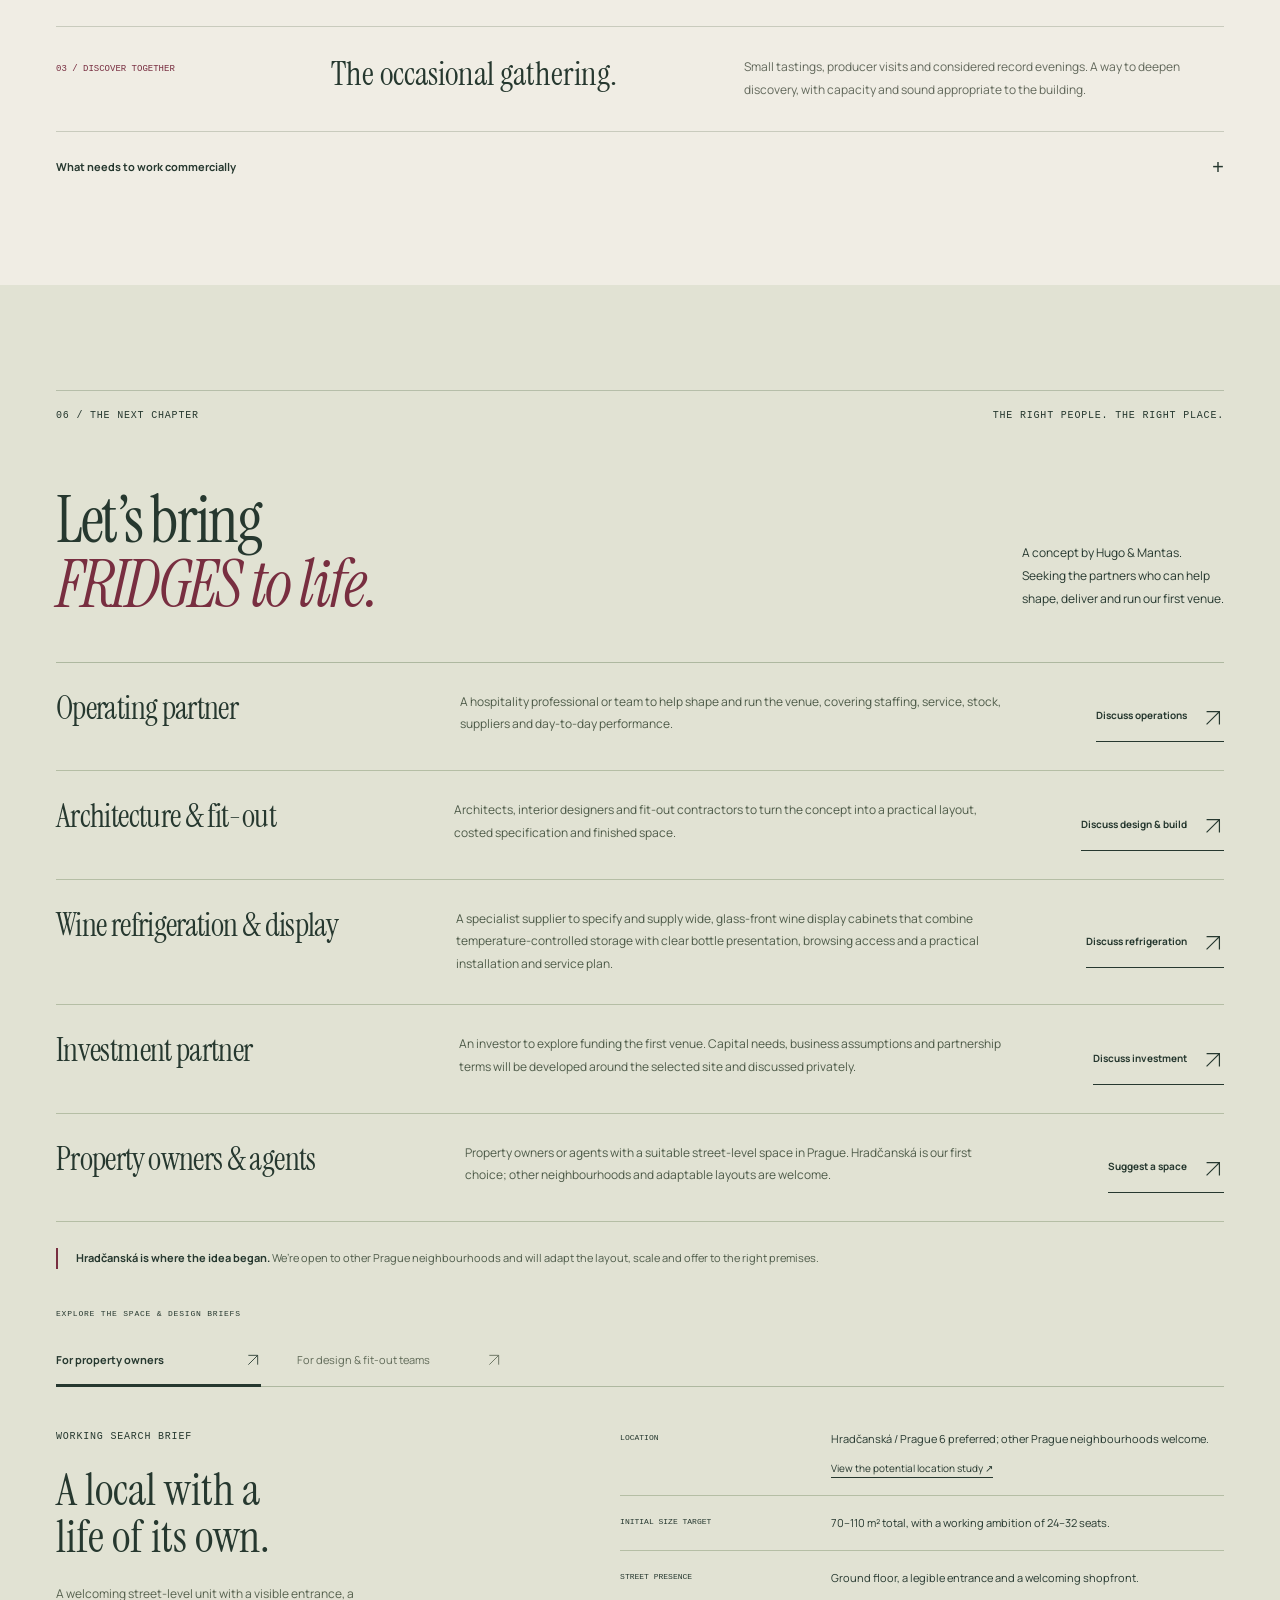
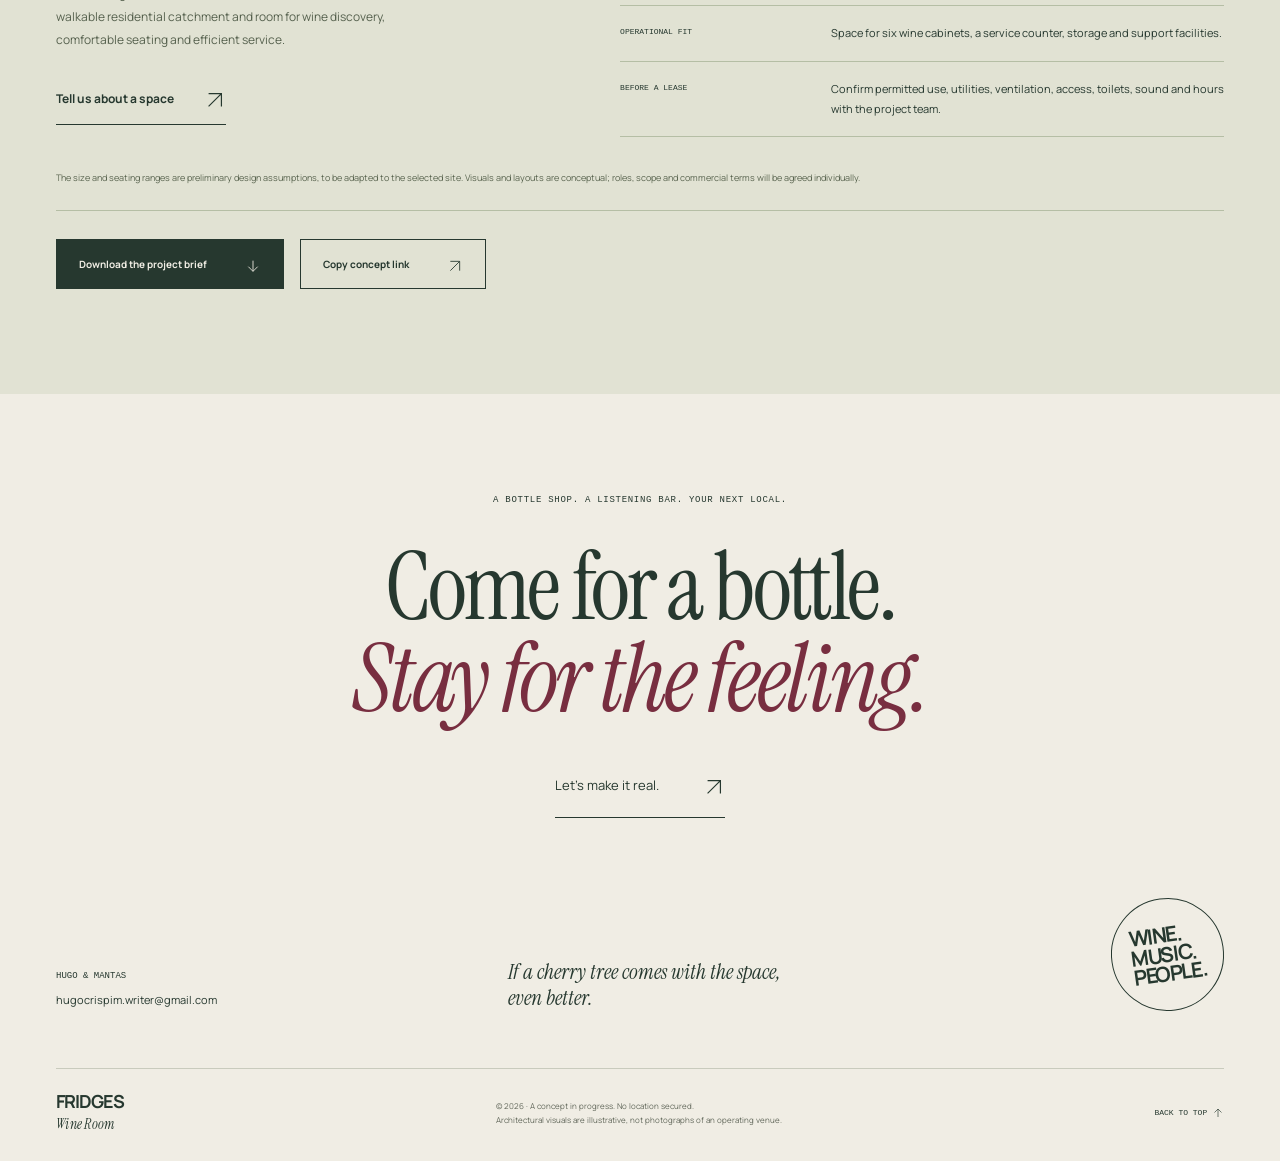
<file: wineclub-thefridge/index.html>
<!doctype html>
<html lang="en">
<head>
  <meta charset="utf-8">
  <meta name="viewport" content="width=device-width, initial-scale=1">
  <meta name="theme-color" content="#26382f">
  <title>FRIDGES — Wine Room | Neighbourhood wine shop &amp; listening bar</title>
  <meta name="description" content="FRIDGES — Wine Room. Neighbourhood wine shop &amp; listening bar. Explore the Prague concept, design direction, potential location and partnership opportunities.">
  <link rel="canonical" href="https://hugo-crispim.github.io/wineclub-thefridge/">
  <meta property="og:title" content="FRIDGES — Wine Room">
  <meta property="og:description" content="Neighbourhood wine shop &amp; listening bar. A Prague concept by Hugo &amp; Mantas, seeking the right space and partners.">
  <meta property="og:type" content="website">
  <meta property="og:url" content="https://hugo-crispim.github.io/wineclub-thefridge/">
  <meta property="og:image" content="https://hugo-crispim.github.io/wineclub-thefridge/social.jpg">
  <meta name="twitter:card" content="summary_large_image">
  <link rel="icon" href="./favicon.svg" type="image/svg+xml">
  <link rel="preload" href="./interior.webp" as="image" fetchpriority="high">
  <link rel="stylesheet" href="./styles.css?v=fridges-20261108">
  <script src="./app.js" defer></script>
</head>
<body>
<a class="skip-link" href="#main">Skip to content</a>
<header class="site-header">
  <a class="brand" href="#top" aria-label="FRIDGES Wine Room, back to top"><svg viewBox="0 0 24 38" aria-hidden="true"><rect x="1" y="1" width="22" height="35" rx="1"/><path d="M1 13h22M6 6v3M6 18v7M5 36v2M19 36v2"/></svg><span>FRIDGES<span class="brand-sub">Wine Room</span></span></a>
  <nav aria-label="Main navigation"><a href="#idea">The idea</a><a href="./experience.html" target="_blank" rel="noopener">The experience</a><a href="#space">The space</a><a href="#opportunity">The opportunity</a><a href="#partners">Partner with us <span><svg class="direction" viewBox="0 0 24 24" aria-hidden="true"><path d="M5 19 19 5M5 5h14v14"/></svg></span></a></nav>
  <button class="menu-toggle" aria-expanded="false" aria-controls="mobile-nav" aria-label="Open navigation"><span></span><span></span></button>
</header>
<nav id="mobile-nav" class="mobile-nav" aria-label="Mobile navigation" hidden><a href="#idea">The idea</a><a href="./experience.html" target="_blank" rel="noopener">The experience</a><a href="#space">The space</a><a href="#opportunity">The opportunity</a><a href="#partners">Partner with us <svg class="direction" viewBox="0 0 24 24" aria-hidden="true"><path d="M5 19 19 5M5 5h14v14"/></svg></a></nav>
<main id="main">
  <section class="hero wrap" id="top">
    <div class="hero-top"><p class="eyebrow"><span class="status-dot"></span> Neighbourhood wine shop &amp; listening bar</p><p class="edition">PRAGUE 6 / CONCEPT JOURNAL</p></div>
    <div class="hero-heading"><h1>A good bottle.<br><em>A better place.</em></h1><div class="hero-intro"><span class="tiny-plus" aria-hidden="true"><svg viewBox="0 0 40 40"><path d="M20 2v36M2 20h36M7.3 7.3l25.4 25.4M7.3 32.7 32.7 7.3"/></svg></span><p>A wine shop you come back to.<br>A listening bar you stay a little longer in.<br>A new local, waiting for its address.</p><a class="text-link" href="#space">Step inside the idea <span><svg class="direction" viewBox="0 0 24 24" aria-hidden="true"><path d="M5 5 19 19M5 19h14V5"/></svg></span></a></div></div>
    <figure class="hero-figure"><img src="./interior.webp" alt="Concept interior: a warm Prague wine shop with six illuminated wine fridges, an oak communal table, olive banquette and vinyl corner" width="1672" height="941" fetchpriority="high"><div class="image-stamp"><span>FRIDGES<b>Wine Room</b></span><small>GOOD WINE.<br>NO CEREMONY.</small></div><figcaption><span>FIG. 01 — THE EVERYDAY EXTRAORDINARY</span><span>Architectural concept visual · imagined space</span></figcaption></figure>
    <div class="hero-bottom"><p>Independent wine shop <span>+</span> listening bar <span>+</span> good company</p><a href="#partners"><span class="status-dot"></span> Seeking a space & creative partners <span><svg class="direction" viewBox="0 0 24 24" aria-hidden="true"><path d="M5 19 19 5M5 5h14v14"/></svg></span></a></div>
  </section>

  <section class="idea wrap section" id="idea">
    <div class="section-label"><span>01 / THE IDEA</span><span>A SMALL PLACE. A STRONG POINT OF VIEW.</span></div>
    <div class="editorial-grid"><h2>Your favourite<br>wine is the one<br><em>you come back for.</em></h2><div class="editorial-copy"><p class="lead">Really good wine. A record worth listening to. Someone who remembers what you liked last time.</p><p>FRIDGES brings the freedom of a bottle shop and the warmth of a neighbourhood bar into one place. Browse the fridges, ask for a recommendation, open something here or take it home.</p><p>Czech, Austrian, Italian and other discoveries. Natural when it’s good. Classic when it’s good. Curiosity over categories.</p><a class="text-link" href="./experience.html">See it through a customer’s eyes <span><svg class="direction" viewBox="0 0 24 24" aria-hidden="true"><path d="M5 19 19 5M5 5h14v14"/></svg></span></a></div></div>
    <div class="rituals"><article><span>01</span><h3>Pick a bottle.</h3><p>Clear prices. Human language. Good advice when you want it.</p></article><article><span>02</span><h3>Make yourself at home.</h3><p>A shared table, a thoughtful record and absolutely no tasting exam.</p></article><article><span>03</span><h3>Bring the good stuff home.</h3><p>Today’s discovery becomes next week’s reason to return.</p></article></div>
  </section>

  <section class="fridges-section" id="fridges">
    <div class="wrap"><div class="section-label"><span>02 / OUR SIGNATURE</span><span>THE WALL IS THE WINE LIST.</span></div><div class="section-heading"><h2>Six doors.<br><em>Zero intimidation.</em></h2><div><p>Not a wall of labels you need to decode.<br>Six approachable ways to find your bottle.</p><span class="mono-note">SELECT A FRIDGE TO EXPLORE <svg class="direction" viewBox="0 0 24 24" aria-hidden="true"><path d="M12 4v16M5 13l7 7 7-7"/></svg></span></div></div>
    <div class="fridge-tabs" role="tablist" aria-label="Wine fridge concepts">
      <button class="fridge-tab active" id="fridge-0" role="tab" aria-selected="true" aria-controls="fridge-detail" data-fridge="0"><span class="fridge-number">01</span><strong>DRY<br>THINGS</strong><small>CZ / AT / IT</small><span class="cabinet-glass"><span class="bottles" aria-hidden="true"><i></i><i></i><i></i><i></i><i></i></span><span class="bottles second" aria-hidden="true"><i></i><i></i><i></i><i></i><i></i></span></span><span class="fridge-action">OPEN THE DOOR <b><svg class="direction" viewBox="0 0 24 24" aria-hidden="true"><path d="M5 19 19 5M5 5h14v14"/></svg></b></span></button>
      <button class="fridge-tab" id="fridge-1" role="tab" aria-selected="false" aria-controls="fridge-detail" tabindex="-1" data-fridge="1"><span class="fridge-number">02</span><strong>ORANGE,<br>BUT NOT INSANE</strong><small>TRUST US</small><span class="cabinet-glass"><span class="bottles" aria-hidden="true"><i></i><i></i><i></i><i></i><i></i></span><span class="bottles second" aria-hidden="true"><i></i><i></i><i></i><i></i><i></i></span></span><span class="fridge-action">OPEN THE DOOR <b><svg class="direction" viewBox="0 0 24 24" aria-hidden="true"><path d="M5 19 19 5M5 5h14v14"/></svg></b></span></button>
      <button class="fridge-tab" id="fridge-2" role="tab" aria-selected="false" aria-controls="fridge-detail" tabindex="-1" data-fridge="2"><span class="fridge-number">03</span><strong>COLD<br>REDS</strong><small>YES, COLD.</small><span class="cabinet-glass"><span class="bottles" aria-hidden="true"><i></i><i></i><i></i><i></i><i></i></span><span class="bottles second" aria-hidden="true"><i></i><i></i><i></i><i></i><i></i></span></span><span class="fridge-action">OPEN THE DOOR <b><svg class="direction" viewBox="0 0 24 24" aria-hidden="true"><path d="M5 19 19 5M5 5h14v14"/></svg></b></span></button>
      <button class="fridge-tab" id="fridge-3" role="tab" aria-selected="false" aria-controls="fridge-detail" tabindex="-1" data-fridge="3"><span class="fridge-number">04</span><strong>UNDER<br>700</strong><small>NO PANIC.</small><span class="cabinet-glass"><span class="bottles" aria-hidden="true"><i></i><i></i><i></i><i></i><i></i></span><span class="bottles second" aria-hidden="true"><i></i><i></i><i></i><i></i><i></i></span></span><span class="fridge-action">OPEN THE DOOR <b><svg class="direction" viewBox="0 0 24 24" aria-hidden="true"><path d="M5 19 19 5M5 5h14v14"/></svg></b></span></button>
      <button class="fridge-tab" id="fridge-4" role="tab" aria-selected="false" aria-controls="fridge-detail" tabindex="-1" data-fridge="4"><span class="fridge-number">05</span><strong>BUBBLES</strong><small>DRY / MOSTLY</small><span class="cabinet-glass"><span class="bottles" aria-hidden="true"><i></i><i></i><i></i><i></i><i></i></span><span class="bottles second" aria-hidden="true"><i></i><i></i><i></i><i></i><i></i></span></span><span class="fridge-action">OPEN THE DOOR <b><svg class="direction" viewBox="0 0 24 24" aria-hidden="true"><path d="M5 19 19 5M5 5h14v14"/></svg></b></span></button>
      <button class="fridge-tab" id="fridge-5" role="tab" aria-selected="false" aria-controls="fridge-detail" tabindex="-1" data-fridge="5"><span class="fridge-number">06</span><strong>IGGY’S<br>SHELF</strong><small>THE OCCASION FRIDGE</small><span class="cabinet-glass"><span class="bottles" aria-hidden="true"><i></i><i></i><i></i><i></i><i></i></span><span class="bottles second" aria-hidden="true"><i></i><i></i><i></i><i></i><i></i></span></span><span class="fridge-action">OPEN THE DOOR <b><svg class="direction" viewBox="0 0 24 24" aria-hidden="true"><path d="M5 19 19 5M5 5h14v14"/></svg></b></span></button>
    </div>
    <div id="fridge-detail" class="fridge-detail" role="tabpanel" aria-labelledby="fridge-0" tabindex="0"><span class="detail-number" id="detail-number">01 / DRY THINGS</span><p id="detail-copy">Clean, bright and easy to love. Think Grüner Veltliner, Riesling and a good conversation about which one to take home.</p><span id="detail-note">FAMILIAR STYLES. NEW FAVOURITES.</span></div>
    <p class="section-footnote">Working assortment and category names. “Under 700” refers to a proposed retail price ceiling in Kč; final selection and pricing to be developed. Each cabinet is conditioned for its wines.</p></div>
  </section>

  <section class="space section wrap" id="space">
    <div class="section-label"><span>03 / THE SPACE</span><span>FROM A FEELING TO A FLOOR PLAN.</span></div>
    <div class="section-heading"><h2>Somewhere between<br><em>a shop and your living room.</em></h2><div><p>Old Prague bones. Honest materials.<br>A few details you’ll remember.</p><a class="text-link location-jump" href="#location">Explore a possible location <span><svg class="direction" viewBox="0 0 24 24" aria-hidden="true"><path d="M12 4v16M5 13l7 7 7-7"/></svg></span></a></div></div>
    <div class="comparison" style="--split:48%">
      <img class="comparison-render" src="./interior.webp" alt="Rendered design direction of FRIDGES interior" width="1672" height="941" loading="lazy">
      <div class="comparison-sketch"><img src="./sketch.webp" alt="Architectural pencil study of the same wine shop interior" width="1672" height="941" loading="lazy"></div>
      <div class="comparison-labels" aria-hidden="true"><span>THE FIRST SKETCH</span><span>THE FEELING</span></div><div class="comparison-line" aria-hidden="true"><span><svg class="direction" viewBox="0 0 24 24" aria-hidden="true"><path d="M3 12h18M8 7l-5 5 5 5M16 7l5 5-5 5"/></svg></span></div>
      <input id="design-slider" class="comparison-range" type="range" min="0" max="100" value="48" aria-label="Reveal sketch or interior render" aria-describedby="comparison-help">
    </div>
    <div class="figure-caption"><span id="comparison-help">DRAG TO EXPLORE THE DESIGN DIRECTION <svg class="direction" viewBox="0 0 24 24" aria-hidden="true"><path d="M3 12h18M8 7l-5 5 5 5M16 7l5 5-5 5"/></svg></span><span>AI-assisted concept studies · no existing property depicted</span></div>
    <div class="design-notes"><article><span class="annotation">01</span><h3>The fridge wall</h3><p>Our signature and the visual anchor. Six glass-front cabinets, clear category names and warm, restrained light.</p></article><article><span class="annotation">02</span><h3>The shared table</h3><p>A place for a glass alone, an easy conversation or a small hosted tasting. Flexible seating, never a packed dining room.</p></article><article><span class="annotation">03</span><h3>The listening corner</h3><p>Vinyl, considered speakers and a soft seat. Sound that adds character while leaving room for conversation.</p></article></div>
    <div class="materials"><div><p class="eyebrow">THE MATERIAL LANGUAGE</p><h3>Warm. Tactile.<br><em>Better with age.</em></h3></div><div class="swatches"><figure><div class="swatch olive"></div><figcaption>01 / Olive plaster</figcaption></figure><figure><div class="swatch oak"></div><figcaption>02 / Warm oak</figcaption></figure><figure><div class="swatch burgundy"></div><figcaption>03 / Burgundy leather</figcaption></figure><figure><div class="swatch steel"></div><figcaption>04 / Brushed metal</figcaption></figure></div></div>
    <details class="inspiration"><summary>The starting point <span>View the reference interiors <b>+</b></span></summary><div class="reference-grid"><figure><img src="./reference-01.webp" alt="Supplied inspiration: communal oak table, heritage windows and numbered wine fridges" width="1220" height="1600" loading="lazy"><figcaption>Heritage character & a clear fridge wall</figcaption></figure><figure><img src="./reference-02.webp" alt="Supplied inspiration: an intimate industrial wine bar with a metal counter" width="1280" height="1024" loading="lazy"><figcaption>Intimacy & honest working materials</figcaption></figure><figure><img src="./reference-03.webp" alt="Supplied inspiration: warm cabinet lighting, olive walls and burgundy chairs" width="1248" height="1600" loading="lazy"><figcaption>Warm light & a softer place to sit</figcaption></figure></div><p class="small-note">Founder-supplied visual references, included for inspiration. They do not depict a secured site or completed project.</p></details>
  </section>

  <section class="location-study section wrap" id="location" aria-labelledby="location-title">
    <div class="section-label"><span>LOCATION STUDY / HRADČANSKÁ</span><span>ONE POSSIBLE HOME.</span></div>
    <div class="section-heading location-heading"><h2 id="location-title">Under the tree.<br><em>In the neighbourhood.</em></h2><div><span class="location-status"><span class="status-dot"></span>POTENTIAL SITE · NOT SECURED</span><p>A study of the Café Pointa premises on Na valech, near Hradčanská. Broad windows, a tree outside and the kind of street presence that makes a local feel like it belongs.</p></div></div>
    <div class="location-pair">
      <figure><a class="location-image-link" href="./location-existing.webp" target="_blank" rel="noopener" aria-label="Open the original location photograph in a new tab"><img src="./location-existing.webp" alt="Existing premises on Na valech: pale green Prague building, three large shopfront windows and a tree beside a low fence" width="1536" height="1152" loading="lazy" decoding="async"></a><figcaption><strong>01 / The place today</strong><span>Founder-supplied photograph</span></figcaption></figure>
      <figure><a class="location-image-link" href="./location-concept.webp?v=fridges-20261108" target="_blank" rel="noopener" aria-label="Open the illustrative evening rendering in a new tab"><img src="./location-concept.webp?v=fridges-20261108" alt="AI-assisted concept rendering of the same frontage as FRIDGES, with understated signage and a warmly lit wine shop visible through the windows" width="1448" height="1086" loading="lazy" decoding="async"></a><figcaption><strong>02 / One possible future</strong><span>AI-assisted exterior concept</span></figcaption></figure>
    </div>
    <div class="location-design">
      <figure class="location-sketch"><a class="location-image-link" href="./location-sketch.webp?v=fridges-20261108" target="_blank" rel="noopener" aria-label="Open the illustrative shopfront sketch in a new tab"><img src="./location-sketch.webp?v=fridges-20261108" alt="Architectural ink and watercolour concept sketch of the existing frontage, imagining FRIDGES behind its three windows" width="1448" height="1086" loading="lazy" decoding="async"></a><figcaption><strong>03 / The first design gesture</strong><span>AI-assisted sketch · not a measured design</span></figcaption></figure>
      <div class="location-design-copy"><p class="eyebrow">THE DESIGN INTENT</p><h3>Let the street<br><em>look in.</em></h3><dl class="location-principles"><div><dt>A welcoming window</dt><dd>Window-side seating and a shared oak table bring life to the frontage.</dd></div><div><dt>The signature, inside</dt><dd>Illuminated wine cabinets against an interior wall make the selection visible while keeping the windows open to the room.</dd></div><div><dt>A light touch</dt><dd>Explore restrained signage, warm light and the existing building’s character before considering bigger interventions.</dd></div></dl><a class="text-link" href="#partners">Have a space with this feeling? <span><svg class="direction" viewBox="0 0 24 24" aria-hidden="true"><path d="M5 19 19 5M5 5h14v14"/></svg></span></a></div>
    </div>
    <details class="location-record"><summary>A closer look at the existing space <span>2 MORE PHOTOGRAPHS <b aria-hidden="true">+</b></span></summary><div class="location-detail-photos"><figure><a class="location-image-link" href="./location-frontage.webp" target="_blank" rel="noopener" aria-label="Open the existing shopfront photograph in a new tab"><img src="./location-frontage.webp" alt="Close view of the existing three shopfront windows and narrow right-hand entrance on Na valech" width="1536" height="1152" loading="lazy" decoding="async"></a><figcaption>Existing glazing, proportions and entrance</figcaption></figure><figure><a class="location-image-link" href="./location-interior-existing.webp" target="_blank" rel="noopener" aria-label="Open the existing interior photograph in a new tab"><img src="./location-interior-existing.webp" alt="Photograph through the existing window showing the former service counter and interior, with street reflections on the glass" width="1536" height="1152" loading="lazy" decoding="async"></a><figcaption>Interior glimpse through the existing glazing</figcaption></figure></div></details>
    <div class="location-feasibility"><p><strong>A location to explore.</strong> Availability, landlord agreement and technical feasibility remain unconfirmed. The renderings explore atmosphere and frontage only; a measured survey and equipment, services, acoustic and cost reviews would follow. Outdoor seating would need separate confirmation.</p><p>Hradčanská is our first choice. Other Prague neighbourhoods are welcome, with the layout, scale and offer adapted to the right premises.</p></div>
  </section>

  <section class="layout-section section"><div class="wrap"><div class="section-label"><span>04 / HOW THE ROOM WORKS</span><span>SMALL FOOTPRINT. ROOM TO BREATHE.</span></div><div class="layout-grid"><div><h2>A clear path<br>to a <em>good bottle.</em></h2><p>Retail is easy to enter and browse. Seating has its own rhythm. Service and storage do the quiet work behind it all.</p><p class="small-note">An illustrative zoning study, not a measured or construction drawing. Final capacity, access, facilities and circulation depend on the selected premises.</p><div class="zone-buttons" aria-label="Explore spatial zones"><button class="zone-button active" data-zone="retail" aria-pressed="true"><span>01</span> Discover & shop <b><svg class="direction" viewBox="0 0 24 24" aria-hidden="true"><path d="M5 19 19 5M5 5h14v14"/></svg></b></button><button class="zone-button" data-zone="social" aria-pressed="false"><span>02</span> Sit & listen <b><svg class="direction" viewBox="0 0 24 24" aria-hidden="true"><path d="M5 19 19 5M5 5h14v14"/></svg></b></button><button class="zone-button" data-zone="service" aria-pressed="false"><span>03</span> Host & support <b><svg class="direction" viewBox="0 0 24 24" aria-hidden="true"><path d="M5 19 19 5M5 5h14v14"/></svg></b></button></div><p id="zone-note" class="zone-note" aria-live="polite">A visible fridge wall, a legible entrance and a browsing route that stays clear of seated guests.</p></div><div class="plan-frame"><div class="plan-meta"><span>FRIDGES / SPATIAL STUDY</span><span>NOT TO SCALE</span></div>
    <svg class="floor-plan" viewBox="0 0 640 610" role="img" aria-labelledby="plan-title plan-desc"><title id="plan-title">Illustrative layout for FRIDGES</title><desc id="plan-desc">Street entrance at the bottom, six cabinets on the right, communal seating and vinyl on the left, and a service counter with back of house at the rear.</desc><defs><pattern id="hatch" width="8" height="8" patternUnits="userSpaceOnUse" patternTransform="rotate(45)"><path d="M0 0V8" stroke="currentColor" stroke-width=".6" opacity=".2"/></pattern></defs><path class="plan-outline" d="M55 530V55H585V530H360M55 530H270"/><path class="plan-outline thin" d="M270 530v-85q90 0 90 85" stroke-dasharray="5 5"/><text x="316" y="572" class="plan-street">STREET / ARRIVE HERE</text><path class="window" d="M55 190V270M55 330V410"/>
    <g class="plan-zone service" data-plan-zone="service"><path d="M55 55H585V150H55Z"/><path d="M395 55V150" class="inner-wall"/><rect x="177" y="168" width="245" height="47" rx="2"/><text x="300" y="195">SERVICE COUNTER</text><text x="227" y="111">STOCK / PREP</text><text x="488" y="103">SUPPORT*</text><text x="488" y="123" class="plan-tiny">WC / STAFF</text></g>
    <g class="plan-zone social" data-plan-zone="social"><rect x="81" y="236" width="34" height="219" rx="6"/><rect x="139" y="251" width="115" height="181" rx="6"/><path d="M155 257V426M238 257V426" opacity=".18"/><g class="chairs"><rect x="267" y="257" width="26" height="35" rx="9"/><rect x="267" y="307" width="26" height="35" rx="9"/><rect x="267" y="357" width="26" height="35" rx="9"/><rect x="267" y="407" width="26" height="35" rx="9"/></g><text x="196" y="341" transform="rotate(-90 196 341)">SHARED TABLE</text><rect x="80" y="478" width="151" height="27"/><circle cx="102" cy="491" r="10"/><circle cx="102" cy="491" r="3"/><text x="172" y="496" class="plan-tiny">VINYL / LISTEN</text></g>
    <g class="plan-zone retail is-selected" data-plan-zone="retail"><rect x="491" y="179" width="67" height="49"/><rect x="491" y="232" width="67" height="49"/><rect x="491" y="285" width="67" height="49"/><rect x="491" y="338" width="67" height="49"/><rect x="491" y="391" width="67" height="49"/><rect x="491" y="444" width="67" height="49"/><text x="525" y="209">01</text><text x="525" y="262">02</text><text x="525" y="315">03</text><text x="525" y="368">04</text><text x="525" y="421">05</text><text x="525" y="474">06</text><text x="581" y="338" transform="rotate(-90 581 338)" class="plan-tiny">WINE DISPLAY WALL</text></g>
    <path class="plan-route" d="M320 510Q403 445 400 340V250"/><path class="plan-route" d="m388 269 12-19 12 19"/><text x="386" y="369" class="plan-tiny" transform="rotate(-90 386 369)">BROWSE / MOVE / MEET</text></svg><p class="small-note">*Support spaces shown as a functional allowance; their subdivision, access and compliance require a property-specific plan.</p></div></div></div></section>

  <section class="opportunity section wrap" id="opportunity"><div class="section-label"><span>05 / THE BUSINESS IDEA</span><span>A PLACE PEOPLE USE. AGAIN AND AGAIN.</span></div><div class="editorial-grid"><h2>One address.<br><em>More than one<br>reason to visit.</em></h2><div class="editorial-copy"><p class="lead">The everyday bottle shop supports the social experience. The social experience brings people back to the shop.</p><p>We’re designing around repeat neighbourhood visits, a focused wine selection and a compact operating model. The ambition is a useful local business with a distinctive identity.</p><div class="price-note"><span>THE ORIGINAL PRICE DIRECTION</span><strong>390–950 <small>Kč</small></strong><p>Indicative retail bottles, plus a small special-occasion selection. Final buying, margins and service pricing are to be validated.</p></div></div></div>
    <div class="business-rows"><article><span>01 / TAKE HOME</span><h3>The everyday bottle.</h3><p>Approachable retail buying for dinner, gifts and the fridge at home. Transparent shelf prices and a tightly edited range.</p></article><article><span>02 / STAY A WHILE</span><h3>The neighbourhood ritual.</h3><p>A concise by-the-glass list and bottles to open on site. Clear service pricing; simple cold plates planned around the final facilities.</p></article><article><span>03 / DISCOVER TOGETHER</span><h3>The occasional gathering.</h3><p>Small tastings, producer visits and considered record evenings. A way to deepen discovery, with capacity and sound appropriate to the building.</p></article></div>
    <details class="commercial-note"><summary>What needs to work commercially <span>+</span></summary><div><p>Before committing to a lease, we need property-specific rent and service charges, a fit-out and equipment budget, staffing, stock funding and a downside cash-flow model. The key measure is contribution after wine cost, service labour, waste, payment fees and occupancy.</p><p>On-site and takeaway sales should be modelled separately. By-the-glass rotation, open-bottle preservation, stock turnover and the cost of refrigeration all belong in the plan. No revenue, return or payback forecast is represented here.</p></div></details>
  </section>

  <section class="partners-section section" id="partners"><div class="wrap"><div class="section-label"><span>06 / THE NEXT CHAPTER</span><span>THE RIGHT PEOPLE. THE RIGHT PLACE.</span></div><div class="section-heading"><h2>Let’s bring<br><em>FRIDGES to life.</em></h2><p>A concept by Hugo & Mantas.<br>Seeking the partners who can help<br>shape, deliver and run our first venue.</p></div>
    <div class="partnership-opportunities" aria-label="Current partnership opportunities"><article class="partnership-opportunity" id="operating-partner"><h3>Operating partner</h3><p>A hospitality professional or team to help shape and run the venue, covering staffing, service, stock, suppliers and day-to-day performance.</p><a class="text-link" href="mailto:hugocrispim.writer@gmail.com?subject=FRIDGES%20%E2%80%94%20Operating%20partnership">Discuss operations <span><svg class="direction" viewBox="0 0 24 24" aria-hidden="true"><path d="M5 19 19 5M5 5h14v14"/></svg></span></a></article><article class="partnership-opportunity" id="design-build-partner"><h3>Architecture &amp; fit-out</h3><p>Architects, interior designers and fit-out contractors to turn the concept into a practical layout, costed specification and finished space.</p><a class="text-link" href="mailto:hugocrispim.writer@gmail.com?subject=FRIDGES%20%E2%80%94%20Architecture%2C%20design%20%26%20fit-out">Discuss design &amp; build <span><svg class="direction" viewBox="0 0 24 24" aria-hidden="true"><path d="M5 19 19 5M5 5h14v14"/></svg></span></a></article><article class="partnership-opportunity" id="wine-refrigeration-partner"><h3>Wine refrigeration &amp; display</h3><p>A specialist supplier to specify and supply wide, glass-front wine display cabinets that combine temperature-controlled storage with clear bottle presentation, browsing access and a practical installation and service plan.</p><a class="text-link" href="mailto:hugocrispim.writer@gmail.com?subject=FRIDGES%20%E2%80%94%20Wine%20refrigeration%20%26%20display%20supply">Discuss refrigeration <span><svg class="direction" viewBox="0 0 24 24" aria-hidden="true"><path d="M5 19 19 5M5 5h14v14"/></svg></span></a></article><article class="partnership-opportunity" id="investment-partner"><h3>Investment partner</h3><p>An investor to explore funding the first venue. Capital needs, business assumptions and partnership terms will be developed around the selected site and discussed privately.</p><a class="text-link" href="mailto:hugocrispim.writer@gmail.com?subject=FRIDGES%20%E2%80%94%20Investment%20partnership">Discuss investment <span><svg class="direction" viewBox="0 0 24 24" aria-hidden="true"><path d="M5 19 19 5M5 5h14v14"/></svg></span></a></article><article class="partnership-opportunity" id="property-partner"><h3>Property owners &amp; agents</h3><p>Property owners or agents with a suitable street-level space in Prague. Hradčanská is our first choice; other neighbourhoods and adaptable layouts are welcome.</p><a class="text-link" href="mailto:hugocrispim.writer@gmail.com?subject=FRIDGES%20%E2%80%94%20A%20possible%20location">Suggest a space <span><svg class="direction" viewBox="0 0 24 24" aria-hidden="true"><path d="M5 19 19 5M5 5h14v14"/></svg></span></a></article></div><p class="partnership-location-note"><strong>Hradčanská is where the idea began.</strong> We’re open to other Prague neighbourhoods and will adapt the layout, scale and offer to the right premises.</p><p class="eyebrow partnership-brief-label">EXPLORE THE SPACE & DESIGN BRIEFS</p>
    <div class="partner-tabs" role="tablist" aria-label="Partner brief"><button id="tab-property" class="active" role="tab" aria-selected="true" aria-controls="panel-property">For property owners <span><svg class="direction" viewBox="0 0 24 24" aria-hidden="true"><path d="M5 19 19 5M5 5h14v14"/></svg></span></button><button id="tab-design" role="tab" aria-selected="false" aria-controls="panel-design" tabindex="-1">For design & fit-out teams <span><svg class="direction" viewBox="0 0 24 24" aria-hidden="true"><path d="M5 19 19 5M5 5h14v14"/></svg></span></button></div>
    <div id="panel-property" class="partner-panel" role="tabpanel" aria-labelledby="tab-property"><div><p class="eyebrow">WORKING SEARCH BRIEF</p><h3>A local with a<br>life of its own.</h3><p>A welcoming street-level unit with a visible entrance, a walkable residential catchment and room for wine discovery, comfortable seating and efficient service.</p><a class="text-link" href="mailto:hugocrispim.writer@gmail.com?subject=FRIDGES%20%E2%80%94%20a%20possible%20space&body=Hi%20Hugo%20%26%20Mantas%2C%0A%0AI%20have%20a%20space%20that%20might%20suit%20FRIDGES.%0A%0AAddress%3A%0ATotal%20area%3A%0ARent%20and%20charges%3A%0AAvailability%3A%0APlans%20or%20listing%20link%3A%0A">Tell us about a space <span><svg class="direction" viewBox="0 0 24 24" aria-hidden="true"><path d="M5 19 19 5M5 5h14v14"/></svg></span></a></div><dl class="brief-list"><div><dt>LOCATION</dt><dd>Hradčanská / Prague 6 preferred; other Prague neighbourhoods welcome. <a class="location-brief-link" href="#location">View the potential location study <span aria-hidden="true">↗</span></a></dd></div><div><dt>INITIAL SIZE TARGET</dt><dd>70–110 m² total, with a working ambition of 24–32 seats.</dd></div><div><dt>STREET PRESENCE</dt><dd>Ground floor, a legible entrance and a welcoming shopfront.</dd></div><div><dt>OPERATIONAL FIT</dt><dd>Space for six wine cabinets, a service counter, storage and support facilities.</dd></div><div><dt>BEFORE A LEASE</dt><dd>Confirm permitted use, utilities, ventilation, access, toilets, sound and hours with the project team.</dd></div></dl></div>
    <div id="panel-design" class="partner-panel" role="tabpanel" aria-labelledby="tab-design" hidden><div><p class="eyebrow">WORKING CREATIVE BRIEF</p><h3>Keep the character.<br>Make it work.</h3><p>We’re looking for architects, interior designers and fit-out teams to turn this atmosphere into a buildable, costed hospitality space.</p><a class="text-link" href="mailto:hugocrispim.writer@gmail.com?subject=FRIDGES%20%E2%80%94%20design%20collaboration">Discuss the design & fit-out <span><svg class="direction" viewBox="0 0 24 24" aria-hidden="true"><path d="M5 19 19 5M5 5h14v14"/></svg></span></a></div><dl class="brief-list"><div><dt>THE ANCHOR</dt><dd>A continuous fridge wall, with independently controlled cabinets and discreet category signage.</dd></div><div><dt>THE ATMOSPHERE</dt><dd>Olive, oak, burgundy, brushed metal. Warm light, tactile finishes and room for the building’s original details.</dd></div><div><dt>THE GUEST FLOW</dt><dd>Easy browsing, flexible seating and clear circulation, even while cabinet doors are open.</dd></div><div><dt>THE TECHNICAL WORK</dt><dd>Cabinet ventilation and heat rejection, electrical load, acoustics, washing and prep, accessible circulation and facilities.</dd></div><div><dt>THE FIRST DELIVERABLE</dt><dd>A measured feasibility layout, services review, equipment schedule, cost plan and phased fit-out proposal.</dd></div></dl></div>
    <p class="working-note">The size and seating ranges are preliminary design assumptions, to be adapted to the selected site. Visuals and layouts are conceptual; roles, scope and commercial terms will be agreed individually.</p>
    <div class="partner-actions"><a class="button button-dark" href="./FRIDGES_Project_Brief.pdf" download="FRIDGES_Project_Brief.pdf">Download the project brief <span><svg class="direction" viewBox="0 0 24 24" aria-hidden="true"><path d="M12 4v16M5 13l7 7 7-7"/></svg></span></a><button class="button button-outline" id="copy-link">Copy concept link <span><svg class="direction" viewBox="0 0 24 24" aria-hidden="true"><path d="M5 19 19 5M5 5h14v14"/></svg></span></button><span class="copy-status" id="copy-status" role="status"></span></div>
  </div></section>

  <section class="closing wrap"><p class="eyebrow">A BOTTLE SHOP. A LISTENING BAR. YOUR NEXT LOCAL.</p><h2>Come for a bottle.<br><em>Stay for the feeling.</em></h2><a class="contact-link" href="mailto:hugocrispim.writer@gmail.com?subject=Let%E2%80%99s%20talk%20about%20FRIDGES">Let’s make it real. <span><svg class="direction" viewBox="0 0 24 24" aria-hidden="true"><path d="M5 19 19 5M5 5h14v14"/></svg></span></a><div class="closing-foot"><div><strong>HUGO & MANTAS</strong><a href="mailto:hugocrispim.writer@gmail.com">hugocrispim.writer@gmail.com</a></div><p>If a cherry tree comes with the space,<br>even better.</p><div class="closing-seal" aria-hidden="true">WINE.<br>MUSIC.<br>PEOPLE.</div></div></section>
</main>
<footer class="site-footer wrap"><a class="footer-brand" href="#top">FRIDGES<span>Wine Room</span></a><p>© 2026 · A concept in progress. No location secured.<br>Architectural visuals are illustrative, not photographs of an operating venue.</p><a href="#top">BACK TO TOP <svg class="direction" viewBox="0 0 24 24" aria-hidden="true"><path d="M12 20V4M5 11l7-7 7 7"/></svg></a></footer>
</body>
</html>
</file>
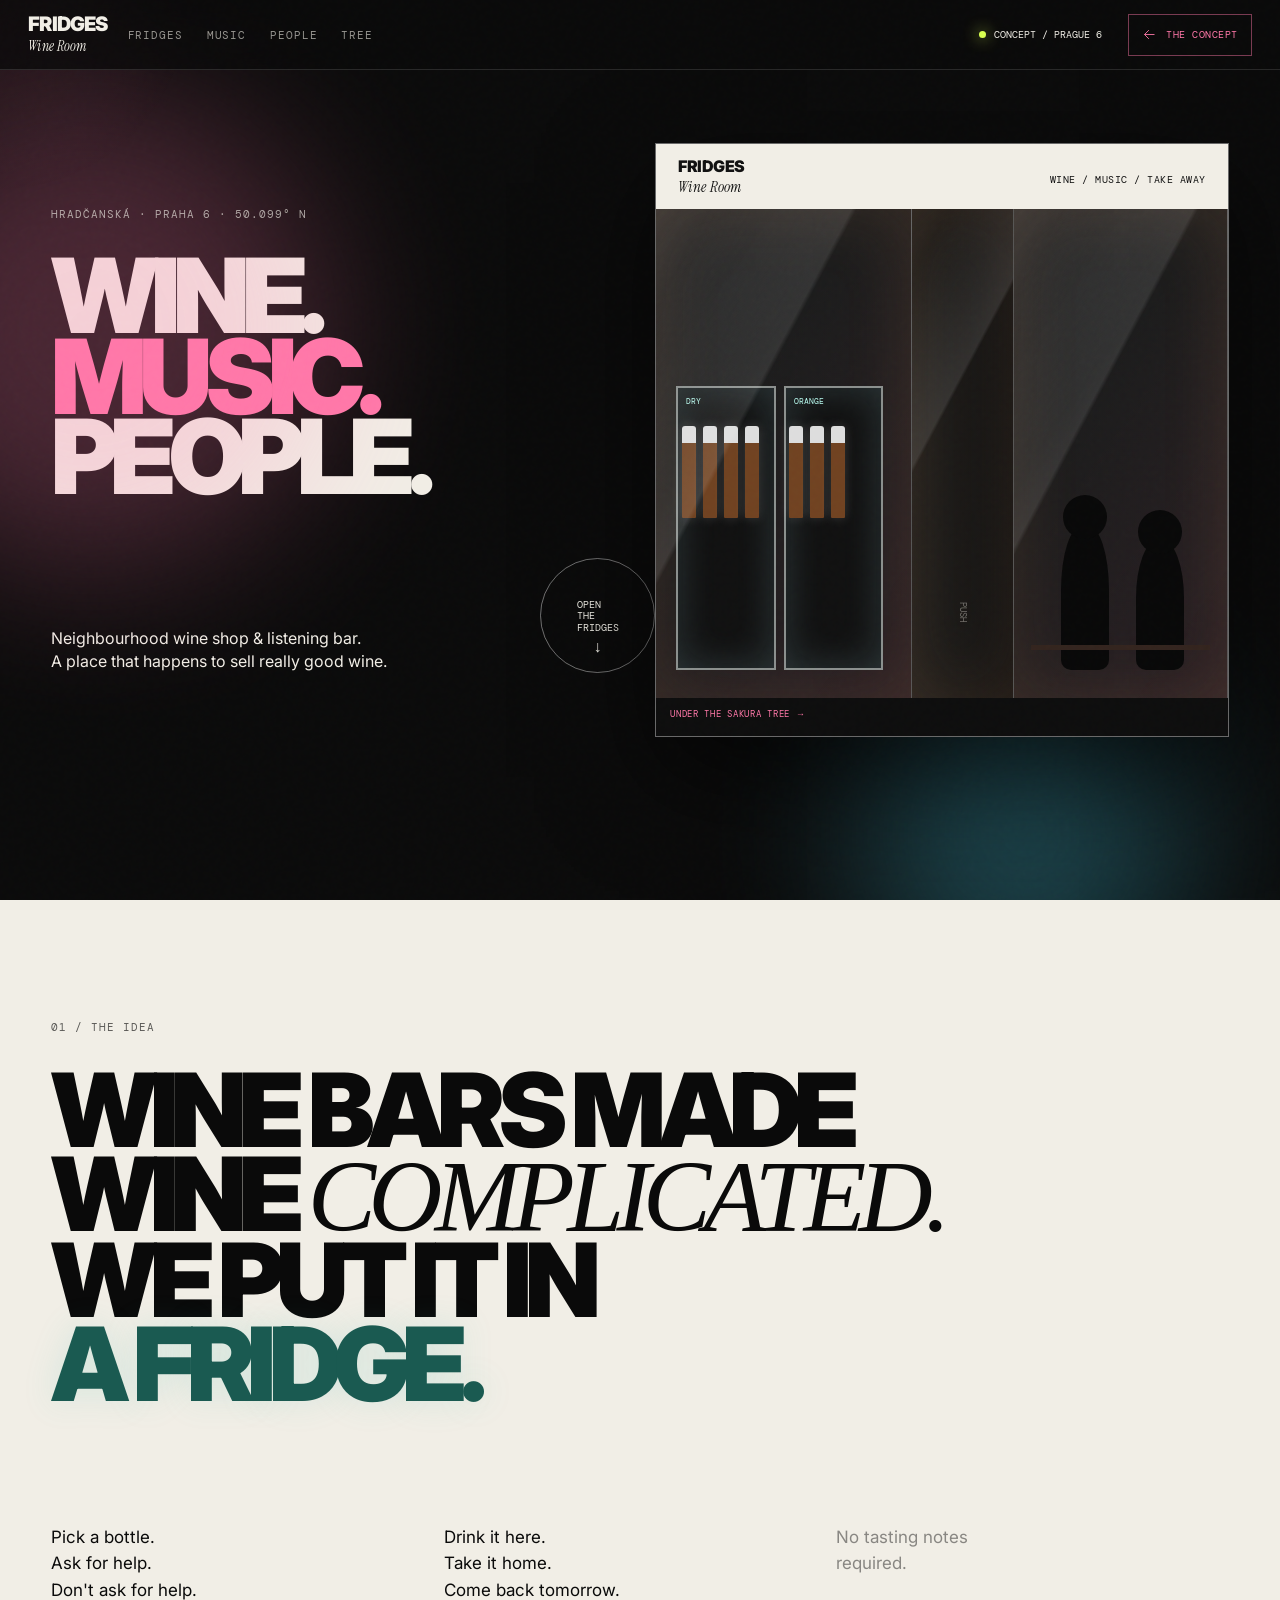
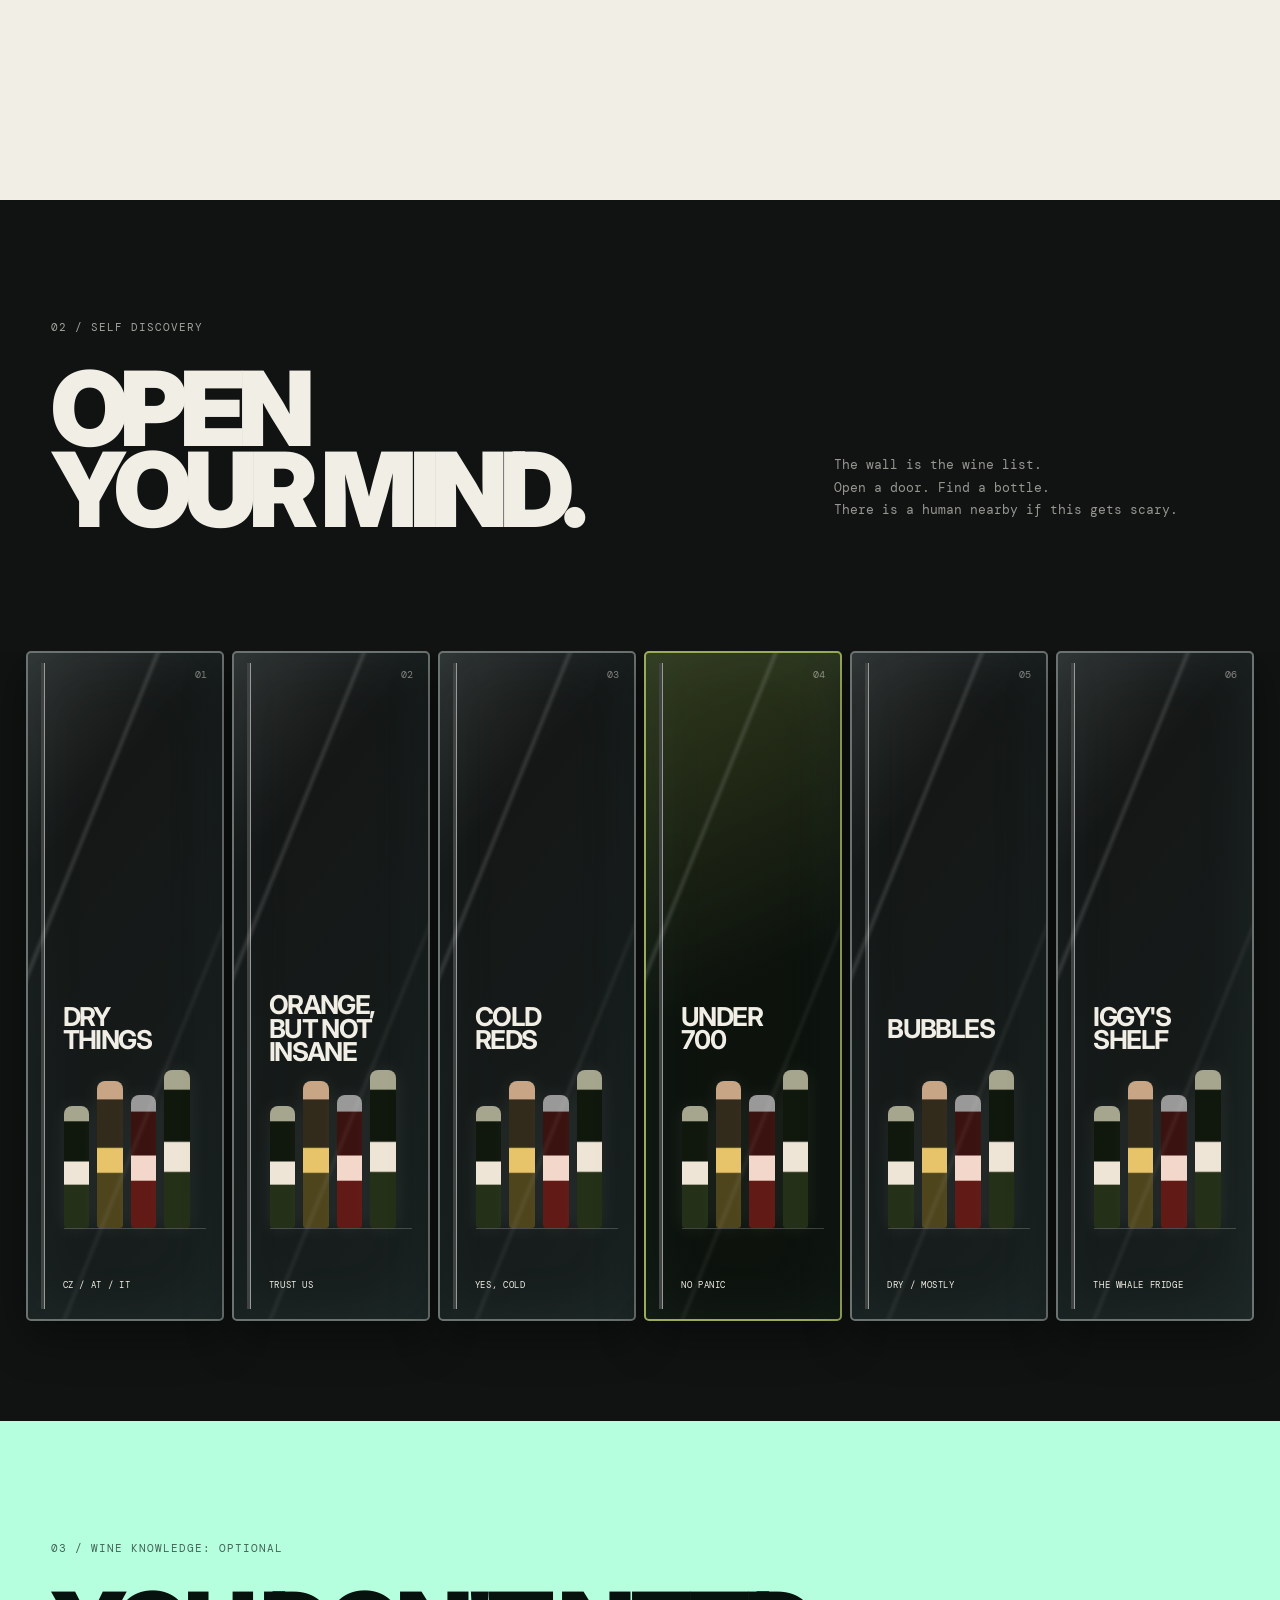
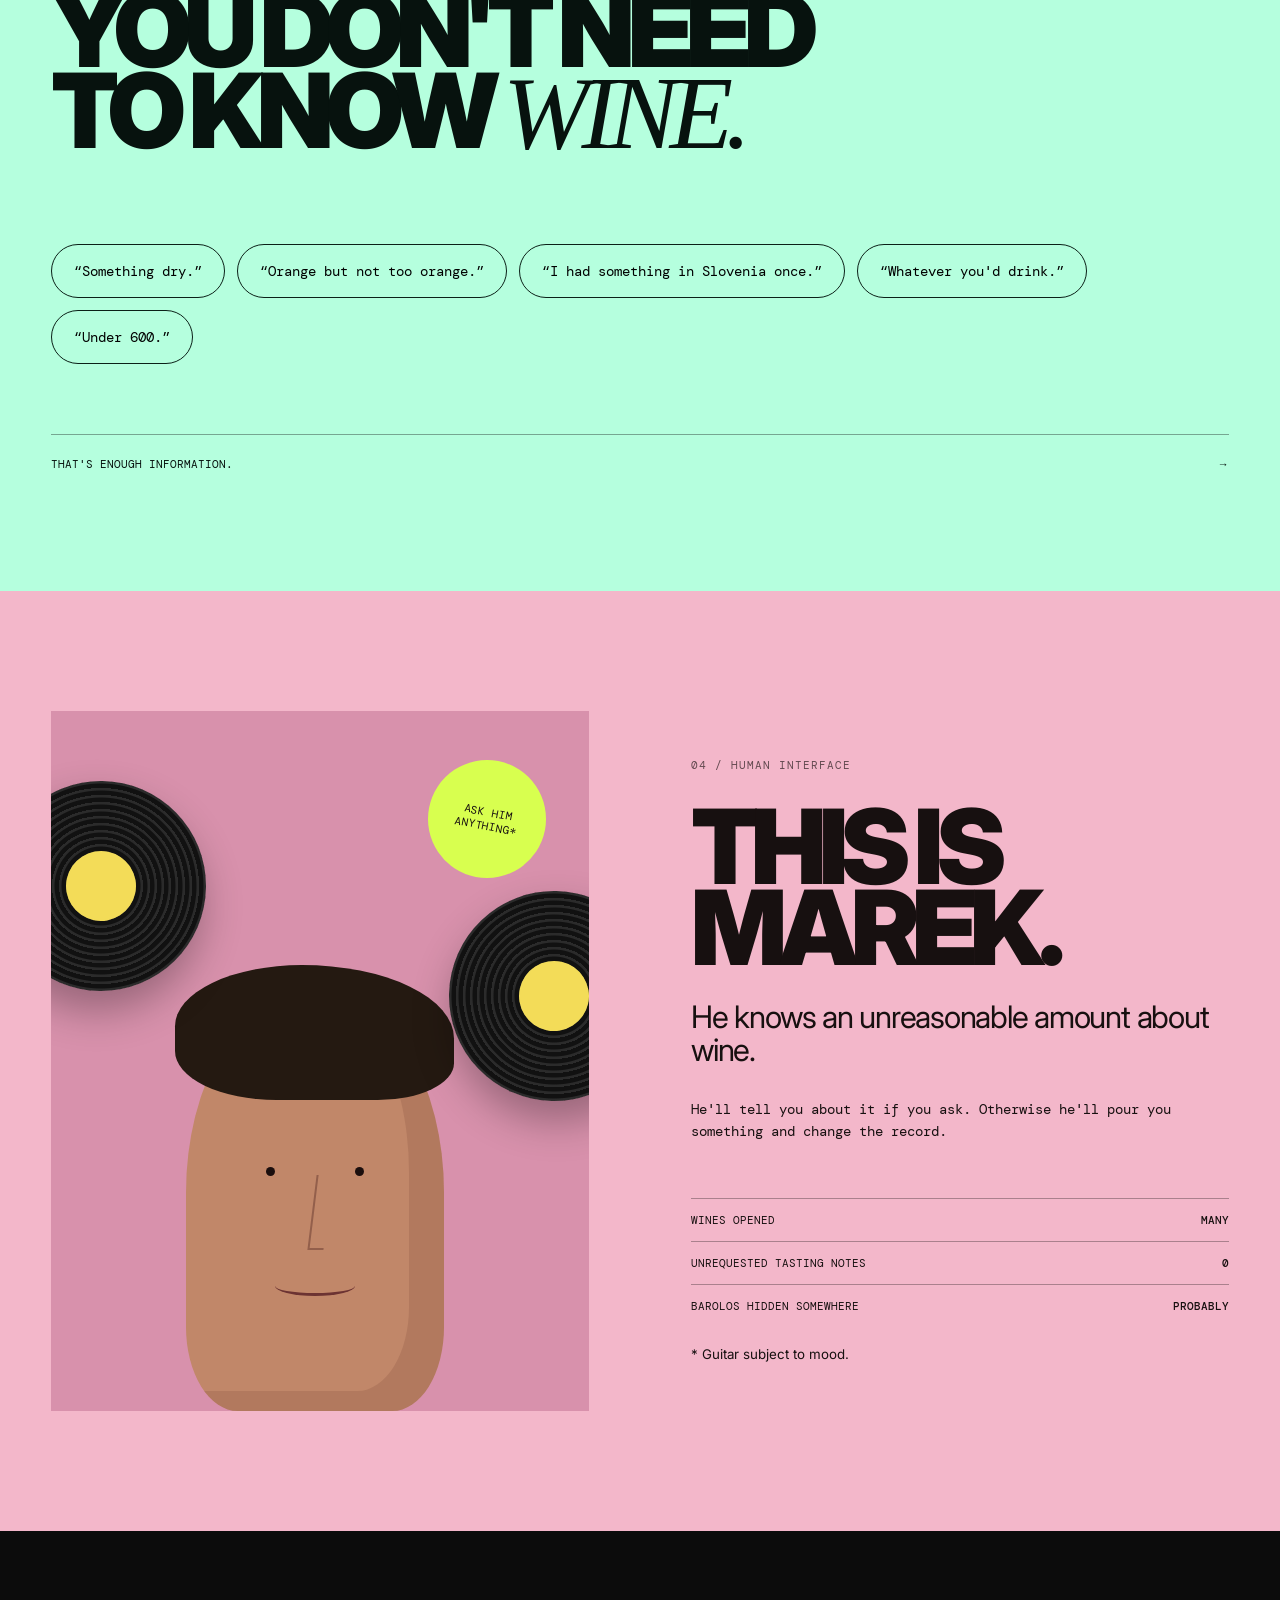
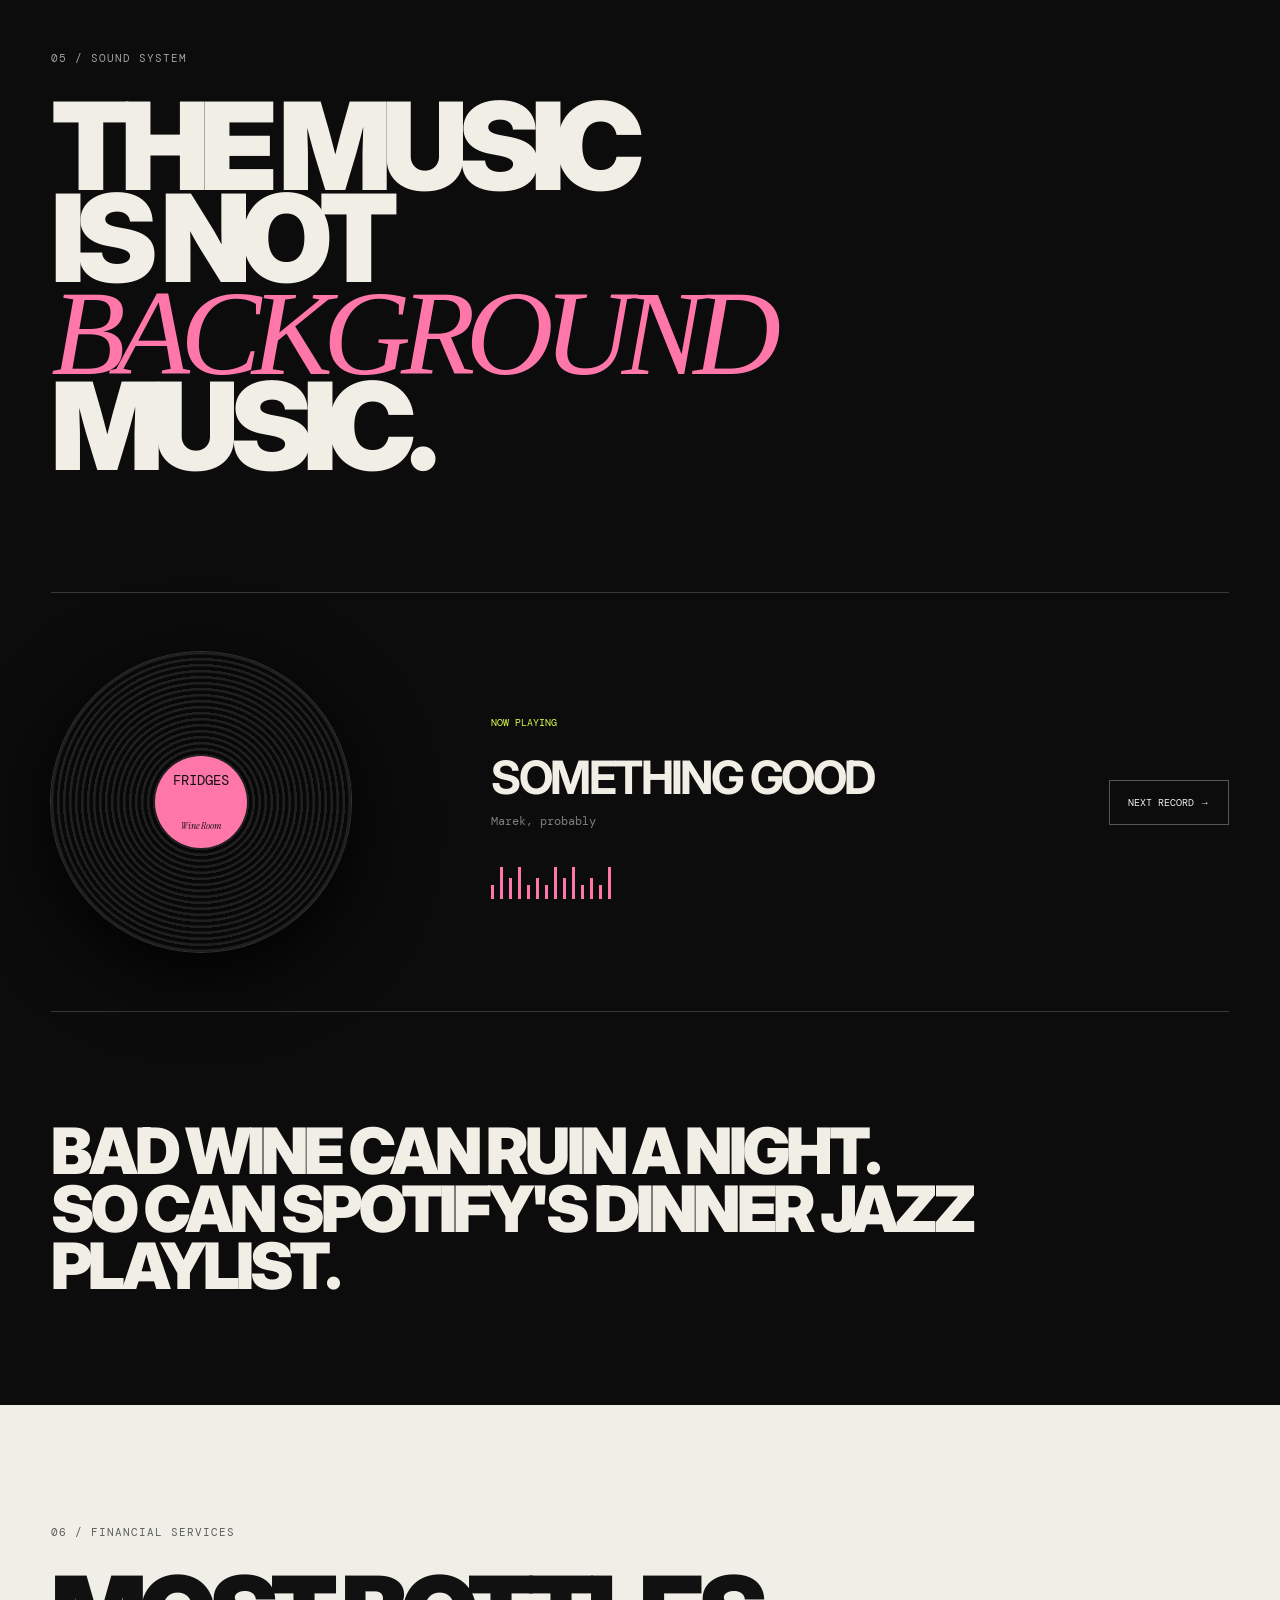
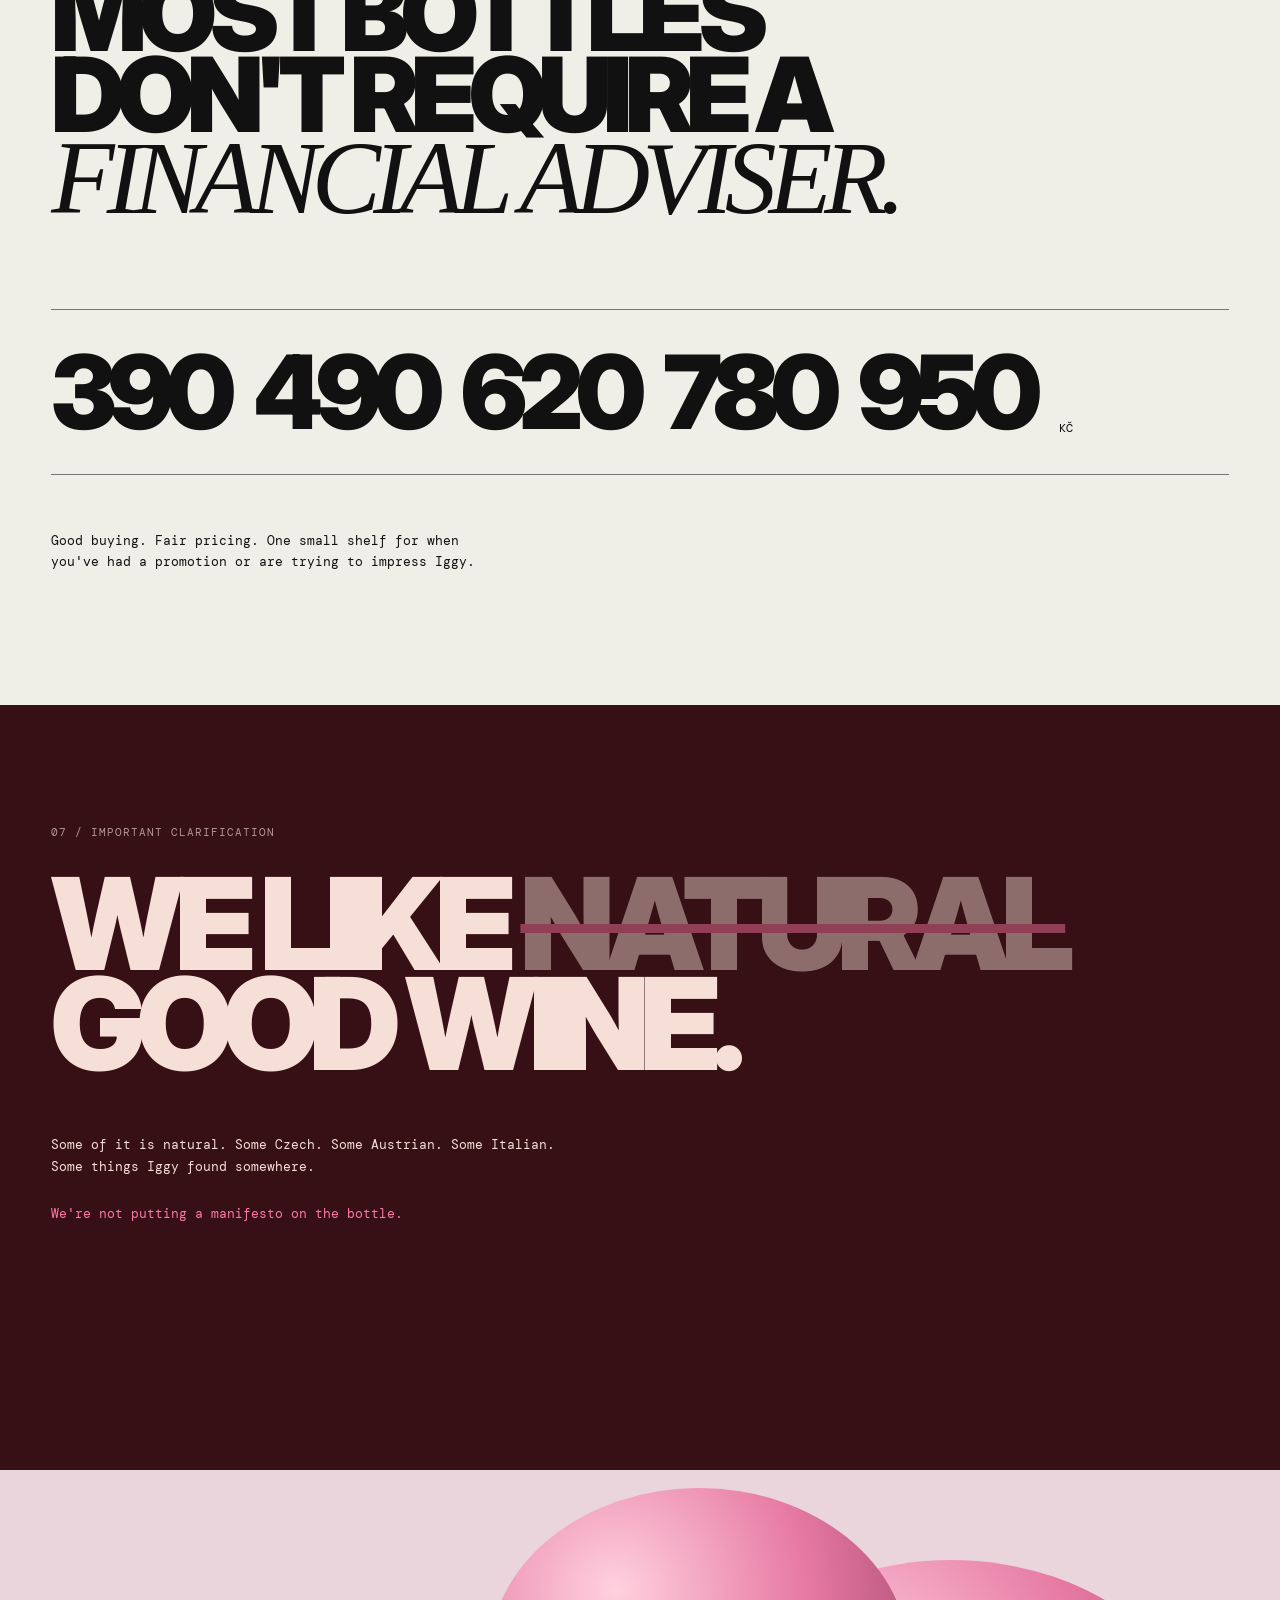
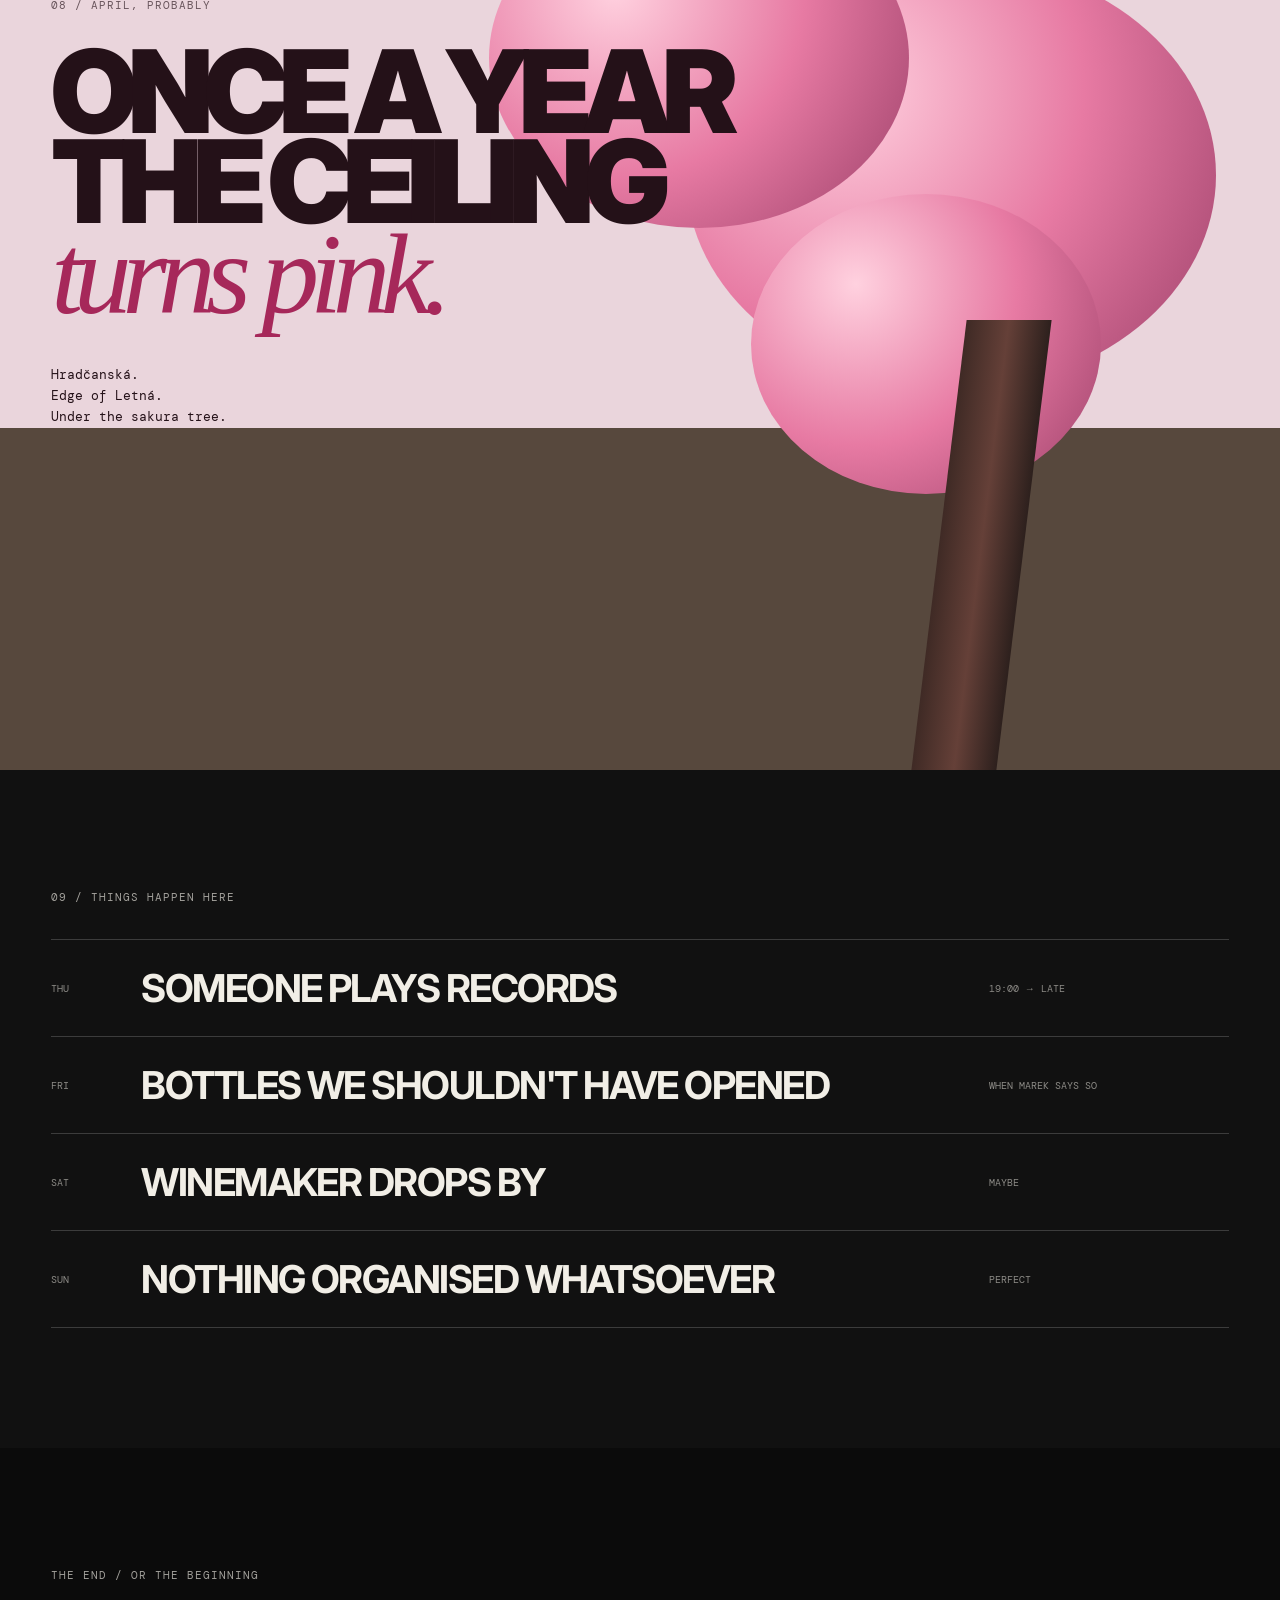
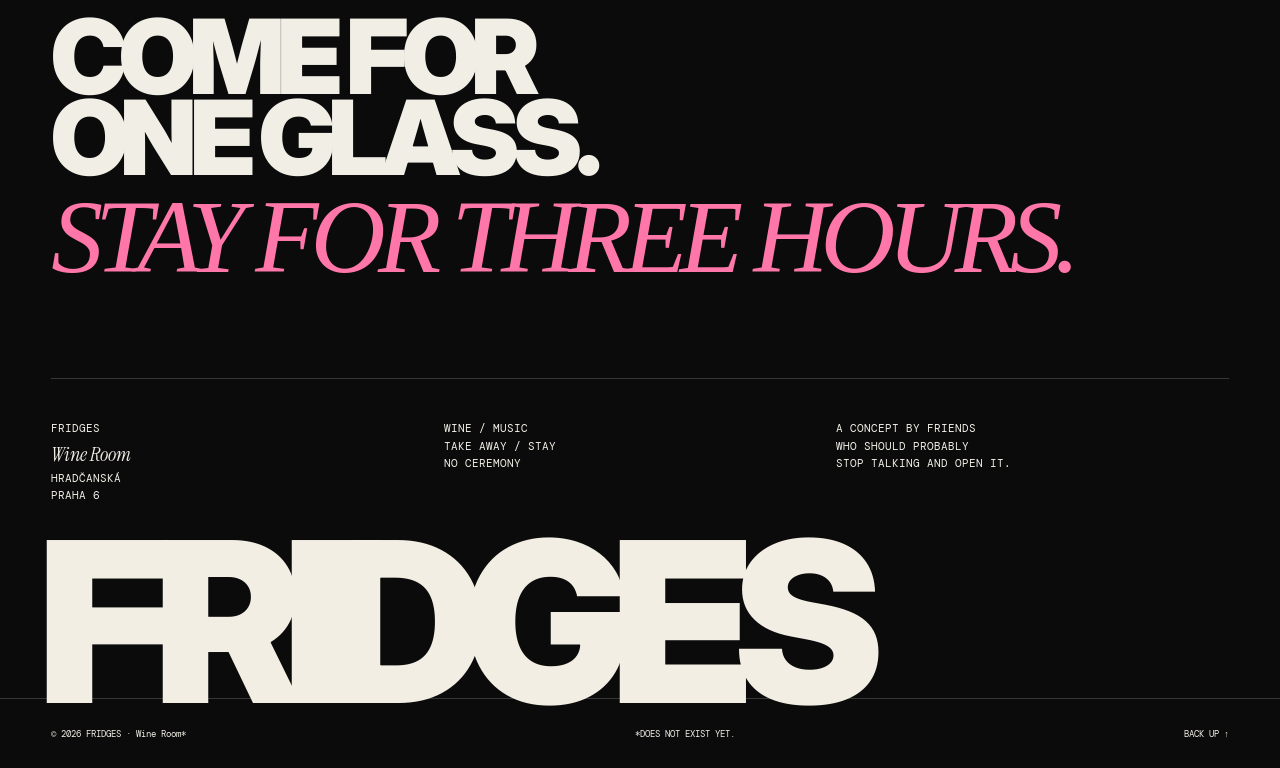
<file: wineclub-thefridge/experience.html>
<!DOCTYPE html><html lang="en"> <head><meta charset="UTF-8"><meta name="viewport" content="width=device-width"><meta name="theme-color" content="#0b0b0b"><meta name="description" content="FRIDGES — Wine Room. Neighbourhood wine shop &amp; listening bar. Explore the customer experience imagined for Prague."><link rel="preconnect" href="https://fonts.googleapis.com"><link rel="preconnect" href="https://fonts.gstatic.com" crossorigin><link href="https://fonts.googleapis.com/css2?family=DM+Mono:wght@300;400;500&family=Inter:wght@400;500;600;700;800;900&display=swap" rel="stylesheet"><title>FRIDGES — Wine Room | The experience</title><meta property="og:title" content="FRIDGES — Wine Room | The experience"><meta property="og:description" content="Neighbourhood wine shop &amp; listening bar."><meta property="og:type" content="website"><meta property="og:url" content="https://hugo-crispim.github.io/wineclub-thefridge/experience.html"><meta property="og:image" content="https://hugo-crispim.github.io/wineclub-thefridge/social.jpg"><link rel="canonical" href="https://hugo-crispim.github.io/wineclub-thefridge/experience.html"><link rel="icon" href="./favicon.svg" type="image/svg+xml"><link rel="stylesheet" href="./experience.css?v=fridges-20261108"><script src="./experience-menu.js" defer></script></head> <body> <div class="grain" aria-hidden="true"></div> <div class="cursor-glow" aria-hidden="true"></div> <header class="nav" aria-label="Experience header"> <a class="brand" href="#top" aria-label="FRIDGES Wine Room, back to top">FRIDGES<span class="brand-sub">Wine Room</span></a> <nav aria-label="Experience sections"><a href="#fridges">FRIDGES</a><a href="#music">MUSIC</a><a href="#people">PEOPLE</a><a href="#tree">TREE</a></nav> <div class="status"><i></i> CONCEPT / PRAGUE 6</div> <a class="concept-return" href="./" aria-label="Back to the concept presentation"><svg viewBox="0 0 24 24" aria-hidden="true"><path d="M20 12H4m7-7-7 7 7 7"/></svg><span>THE CONCEPT</span></a> <button class="experience-menu-toggle" type="button" aria-label="Open experience navigation" aria-expanded="false" aria-controls="experience-mobile-nav"><span>MENU</span><span class="experience-menu-icon" aria-hidden="true"><i></i><i></i></span></button> </header> <nav id="experience-mobile-nav" class="experience-mobile-nav" aria-label="Mobile experience navigation" hidden><p class="experience-menu-kicker">EXPLORE FRIDGES</p><div class="experience-menu-links"><a href="#fridges"><span class="menu-index" aria-hidden="true">01</span><span>FRIDGES</span><svg viewBox="0 0 24 24" aria-hidden="true"><path d="M5 12h14m-6-6 6 6-6 6"/></svg></a><a href="#music"><span class="menu-index" aria-hidden="true">02</span><span>MUSIC</span><svg viewBox="0 0 24 24" aria-hidden="true"><path d="M5 12h14m-6-6 6 6-6 6"/></svg></a><a href="#people"><span class="menu-index" aria-hidden="true">03</span><span>PEOPLE</span><svg viewBox="0 0 24 24" aria-hidden="true"><path d="M5 12h14m-6-6 6 6-6 6"/></svg></a><a href="#tree"><span class="menu-index" aria-hidden="true">04</span><span>TREE</span><svg viewBox="0 0 24 24" aria-hidden="true"><path d="M5 12h14m-6-6 6 6-6 6"/></svg></a></div><a class="experience-menu-concept" href="./"><svg viewBox="0 0 24 24" aria-hidden="true"><path d="M5 12h14m-6-6 6 6-6 6"/></svg><span>BACK TO THE CONCEPT</span></a></nav> <main id="top"> <section class="hero pad"> <div class="hero-orb orb-a"></div><div class="hero-orb orb-b"></div> <div class="hero-copy"> <p class="kicker">HRADČANSKÁ · PRAHA 6 · 50.099° N</p> <h1>WINE.<br><span>MUSIC.</span><br>PEOPLE.</h1> <div class="hero-foot"><p><span class="experience-explainer">Neighbourhood wine shop &amp; listening bar.</span><br>A place that happens to sell really good wine.</p><a class="open-link" href="#fridges">OPEN<br>THE<br>FRIDGES <b>↓</b></a></div> </div> <div class="storefront"> <div class="awning"><div class="awning-wordmark">FRIDGES<small>Wine Room</small></div><span>WINE / MUSIC / TAKE AWAY</span></div> <div class="pane p1"><div class="mini-fridge"><b>DRY</b><i></i><i></i><i></i><i></i></div><div class="mini-fridge"><b>ORANGE</b><i></i><i></i><i></i></div></div> <div class="door"><span>PUSH</span></div> <div class="pane p2"><div class="person one"></div><div class="person two"></div><div class="bar-line"></div></div> <div class="street-note">UNDER THE SAKURA TREE →</div> </div> </section> <section class="manifesto pad reveal"> <p class="kicker">01 / THE IDEA</p> <div class="mega-lines"><p>WINE BARS MADE</p><p>WINE <em>COMPLICATED.</em></p><p>WE PUT IT IN</p><p class="ice">A FRIDGE.</p></div> <div class="three-col"><p>Pick a bottle.<br>Ask for help.<br>Don't ask for help.</p><p>Drink it here.<br>Take it home.<br>Come back tomorrow.</p><p class="dim">No tasting notes<br>required.</p></div> </section> <section class="fridge-zone" id="fridges"> <div class="section-head pad reveal"><div><p class="kicker">02 / SELF DISCOVERY</p><h2>OPEN<br>YOUR MIND.</h2></div><p>The wall is the wine list.<br>Open a door. Find a bottle.<br>There is a human nearby if this gets scary.</p></div> <div class="fridge-wall"> <button class="fridge" data-title="DRY THINGS" data-note="Cold, sharp, easy. You know what dry means." data-bottles="[&#34;Grüner Veltliner · 490 Kč&#34;,&#34;Riesling · 540 Kč&#34;,&#34;Chardonnay · 620 Kč&#34;]"><span>01</span><strong>DRY<br>THINGS<br></strong><small>CZ / AT / IT</small><div class="bottle-row"><i></i><i></i><i></i><i></i></div></button><button class="fridge" data-title="ORANGE, BUT NOT INSANE" data-note="Skin contact without having to explain yourself." data-bottles="[&#34;Welschriesling · 520 Kč&#34;,&#34;Tramín · 590 Kč&#34;,&#34;Malvasia · 690 Kč&#34;]"><span>02</span><strong>ORANGE,<br>BUT NOT<br>INSANE<br></strong><small>TRUST US</small><div class="bottle-row"><i></i><i></i><i></i><i></i></div></button><button class="fridge" data-title="COLD REDS" data-note="Red wine. Cold. This is allowed." data-bottles="[&#34;Frankovka · 540 Kč&#34;,&#34;Pinot Noir · 650 Kč&#34;,&#34;Schiava · 720 Kč&#34;]"><span>03</span><strong>COLD<br>REDS<br></strong><small>YES, COLD</small><div class="bottle-row"><i></i><i></i><i></i><i></i></div></button><button class="fridge accent" data-title="UNDER 700" data-note="The dangerous fridge. Everything feels financially reasonable." data-bottles="[&#34;Pet Nat · 480 Kč&#34;,&#34;Blaufränkisch · 560 Kč&#34;,&#34;Furmint · 610 Kč&#34;,&#34;Lambrusco · 640 Kč&#34;]"><span>04</span><strong>UNDER<br>700<br></strong><small>NO PANIC</small><div class="bottle-row"><i></i><i></i><i></i><i></i></div></button><button class="fridge" data-title="BUBBLES" data-note="Dry ones. Weird ones. Celebration optional." data-bottles="[&#34;Pet Nat · 510 Kč&#34;,&#34;Crémant · 690 Kč&#34;,&#34;Metodo Ancestrale · 760 Kč&#34;]"><span>05</span><strong>BUBBLES<br></strong><small>DRY / MOSTLY</small><div class="bottle-row"><i></i><i></i><i></i><i></i></div></button><button class="fridge" data-title="IGGY'S SHELF" data-note="For birthdays, promotions, heartbreaks and visiting whales." data-bottles="[&#34;Serious Nebbiolo · 1 350 Kč&#34;,&#34;Grower Champagne · 1 690 Kč&#34;,&#34;Mystery Bottle · ASK IGGY&#34;]"><span>06</span><strong>IGGY&#39;S<br>SHELF<br></strong><small>THE WHALE FRIDGE</small><div class="bottle-row"><i></i><i></i><i></i><i></i></div></button> </div> <dialog id="fridgeDialog" class="fridge-dialog"><button class="close" aria-label="Close">×</button><p class="kicker">FRIDGE OPEN</p><h3 id="dialogTitle"></h3><p id="dialogNote"></p><div id="dialogBottles"></div><footer>DRINK HERE? <b>YES.</b> &nbsp; TAKE HOME? <b>ALSO YES.</b></footer></dialog> </section> <section class="language pad reveal"> <p class="kicker">03 / WINE KNOWLEDGE: OPTIONAL</p> <h2>YOU DON'T NEED<br>TO KNOW <span>WINE.</span></h2> <div class="phrases"><button>“Something dry.”</button><button>“Orange but not too orange.”</button><button>“I had something in Slovenia once.”</button><button>“Whatever you'd drink.”</button><button>“Under 600.”</button></div> <div class="enough">THAT'S ENOUGH INFORMATION. <span>→</span></div> </section> <section class="marek pad reveal" id="people"> <div class="portrait"><div class="face"><div class="hair"></div><i class="eye left"></i><i class="eye right"></i><div class="nose"></div><div class="mouth"></div></div><div class="disc d1"></div><div class="disc d2"></div><div class="sticker">ASK HIM<br>ANYTHING*</div></div> <div class="marek-copy"><p class="kicker">04 / HUMAN INTERFACE</p><h2>THIS IS<br>MAREK.</h2><p class="lead">He knows an unreasonable amount about wine.</p><p>He'll tell you about it if you ask. Otherwise he'll pour you something and change the record.</p><dl><div><dt>WINES OPENED</dt><dd>MANY</dd></div><div><dt>UNREQUESTED TASTING NOTES</dt><dd>0</dd></div><div><dt>BAROLOS HIDDEN SOMEWHERE</dt><dd>PROBABLY</dd></div></dl><small>* Guitar subject to mood.</small></div> </section> <section class="music" id="music"> <div class="music-copy pad reveal"><p class="kicker">05 / SOUND SYSTEM</p><h2>THE MUSIC<br>IS NOT<br><i>BACKGROUND</i><br>MUSIC.</h2></div> <div class="player reveal"><div class="vinyl"><div>FRIDGES<br><span class="record-brand-sub">Wine Room</span></div></div><div class="track"><p>NOW PLAYING</p><h3 id="trackTitle">SOMETHING GOOD</h3><span id="trackArtist">Marek, probably</span><div class="wave"><i></i><i></i><i></i><i></i><i></i><i></i><i></i><i></i><i></i><i></i><i></i><i></i><i></i><i></i></div></div><button id="nextTrack">NEXT RECORD →</button></div> <p class="music-foot">BAD WINE CAN RUIN A NIGHT.<br>SO CAN SPOTIFY'S DINNER JAZZ PLAYLIST.</p> </section> <section class="pricing pad reveal"><p class="kicker">06 / FINANCIAL SERVICES</p><h2>MOST BOTTLES<br>DON'T REQUIRE A<br><span>FINANCIAL ADVISER.</span></h2><div class="prices"><span>390</span><span>490</span><span>620</span><span>780</span><span>950</span><small>KČ</small></div><p>Good buying. Fair pricing. One small shelf for when<br>you've had a promotion or are trying to impress Iggy.</p></section> <section class="anti pad reveal"><p class="kicker">07 / IMPORTANT CLARIFICATION</p><h2>WE LIKE <del>NATURAL</del><br>GOOD WINE.</h2><p>Some of it is natural. Some Czech. Some Austrian. Some Italian.<br>Some things Iggy found somewhere.</p><p class="last">We're not putting a manifesto on the bottle.</p></section> <section class="tree" id="tree"><div class="tree-copy reveal"><p class="kicker">08 / APRIL, PROBABLY</p><h2>ONCE A YEAR<br>THE CEILING<br><i>turns pink.</i></h2><p>Hradčanská.<br>Edge of Letná.<br>Under the sakura tree.</p></div><div class="trunk"></div><div class="canopy c1"></div><div class="canopy c2"></div><div class="canopy c3"></div><div id="petals"></div></section> <section class="events pad reveal"><p class="kicker">09 / THINGS HAPPEN HERE</p><div class="event"><span>THU</span><strong>SOMEONE PLAYS RECORDS</strong><em>19:00 → LATE</em></div><div class="event"><span>FRI</span><strong>BOTTLES WE SHOULDN&#39;T HAVE OPENED</strong><em>WHEN MAREK SAYS SO</em></div><div class="event"><span>SAT</span><strong>WINEMAKER DROPS BY</strong><em>MAYBE</em></div><div class="event"><span>SUN</span><strong>NOTHING ORGANISED WHATSOEVER</strong><em>PERFECT</em></div></section> <section class="closing pad reveal"><p class="kicker">THE END / OR THE BEGINNING</p><h2>COME FOR<br>ONE GLASS.</h2><h2 class="pink">STAY FOR THREE HOURS.</h2><div class="closing-grid"><p>FRIDGES<br><span class="closing-brand-sub">Wine Room</span><br>HRADČANSKÁ<br>PRAHA 6</p><p>WINE / MUSIC<br>TAKE AWAY / STAY<br>NO CEREMONY</p><p>A CONCEPT BY FRIENDS<br>WHO SHOULD PROBABLY<br>STOP TALKING AND OPEN IT.</p></div><div class="giant">FRIDGES</div></section> </main> <footer class="site-footer"><span>© 2026 FRIDGES · Wine Room*</span><span>*DOES NOT EXIST YET.</span><a href="#top">BACK UP ↑</a></footer> <script type="module">const c=document.querySelector(".cursor-glow");window.addEventListener("pointermove",e=>{c instanceof HTMLElement&&(c.style.left=`${e.clientX}px`,c.style.top=`${e.clientY}px`)});const n=document.querySelector("#fridgeDialog"),s=document.querySelector("#dialogTitle"),i=document.querySelector("#dialogNote"),l=document.querySelector("#dialogBottles");document.querySelectorAll(".fridge").forEach(e=>e.addEventListener("click",()=>{!(n instanceof HTMLDialogElement)||!(e instanceof HTMLElement)||(s&&(s.textContent=e.dataset.title||""),i&&(i.textContent=e.dataset.note||""),l&&(l.innerHTML="",JSON.parse(e.dataset.bottles||"[]").forEach(t=>{const a=document.createElement("p");a.textContent=t,l.appendChild(a)})),n.showModal())}));document.querySelector(".fridge-dialog .close")?.addEventListener("click",()=>n instanceof HTMLDialogElement&&n.close());const r=[["SOMETHING GOOD","Marek, probably"],["NO DINNER JAZZ","House rule"],["SIDE B, TRACK 03","Someone left this record"],["ONE MORE GLASS","Bad decision / good song"]];let o=0;document.querySelector("#nextTrack")?.addEventListener("click",()=>{o=(o+1)%r.length;const e=document.querySelector("#trackTitle"),t=document.querySelector("#trackArtist");e&&(e.textContent=r[o][0]),t&&(t.textContent=r[o][1])});document.querySelectorAll(".phrases button").forEach(e=>e.addEventListener("click",()=>{e.classList.toggle("chosen")}));const u=new IntersectionObserver(e=>e.forEach(t=>t.isIntersecting&&t.target.classList.add("in")),{threshold:.12});document.querySelectorAll(".reveal").forEach(e=>u.observe(e));const d=document.querySelector("#petals");if(d)for(let e=0;e<28;e++){const t=document.createElement("i");t.style.left=`${Math.random()*100}%`,t.style.animationDelay=`${Math.random()*8}s`,t.style.animationDuration=`${7+Math.random()*8}s`,t.style.setProperty("--drift",`${-80+Math.random()*160}px`),d.appendChild(t)}</script> </body> </html>
</file>
<file: styles.css>
@import url('https://fonts.googleapis.com/css2?family=DM+Sans:wght@400;450;500;550;600;650;700&family=Manrope:wght@400;500;600;650;700;750;800&display=swap');

:root{--navy:#061a33;--blue:#1267e9;--blue-light:#eaf2ff;--text:#13253a;--muted:#586b7d;--rule:#dce3eb;--paper:#f6f8fb;--white:#fff;--heading:'Manrope',Arial,sans-serif;--body:'DM Sans',Arial,sans-serif}
*{box-sizing:border-box}html{scroll-behavior:smooth;scroll-padding-top:28px}body{margin:0;background:#e9eef4;color:var(--text);font-family:var(--body);font-size:15px;line-height:1.65;-webkit-font-smoothing:antialiased}button,a{-webkit-tap-highlight-color:transparent}a{color:inherit}button{font:inherit}a,button{touch-action:manipulation}a:focus-visible,button:focus-visible{outline:3px solid #ffb83e;outline-offset:5px}::selection{background:#b8d6ff;color:var(--navy)}.page-shell{max-width:1120px;margin:0 auto;background:var(--paper);box-shadow:0 0 80px #07182c08}.skip-link{position:fixed;left:16px;top:-100px;z-index:10;background:white;color:var(--navy);padding:10px 20px}.skip-link:focus{top:10px}.sr-only{position:absolute;width:1px;height:1px;padding:0;margin:-1px;overflow:hidden;clip:rect(0,0,0,0);white-space:nowrap;border:0}
.hero{background:var(--navy);color:var(--white);position:relative;padding:0 64px 106px;border-top:5px solid var(--blue);overflow:hidden}.topnav{display:flex;justify-content:space-between;align-items:center;padding:26px 0 23px;border-bottom:1px solid #ffffff18}.monogram{text-decoration:none;font-family:var(--heading);font-size:29px;font-weight:800;line-height:1;letter-spacing:-2px}.monogram span{color:#5b9bff}.nav-links{display:flex;gap:29px;font-size:12px;font-weight:500;letter-spacing:.02em;color:#bbcada}.nav-links a{text-decoration:none}.nav-links a:hover{color:white}.nav-links a:last-child{color:#fff}.nav-links a:last-child span{color:#7aadff;margin-left:4px}.hero-content{position:relative;z-index:1;padding-top:50px;max-width:820px}.eyebrow{margin:0;color:var(--blue);font-size:10px;font-weight:750;letter-spacing:1.9px;line-height:1.5}.hero-eyebrow{color:#8eb9fa;display:flex;align-items:center;gap:10px;letter-spacing:2.3px}.blue-dot{height:6px;width:6px;background:#76aaff;border-radius:50%;display:inline-block}.hero h1{font-family:var(--heading);font-size:clamp(46px,6.8vw,78px);font-weight:800;letter-spacing:-4.2px;line-height:1.15;margin:14px 0 20px}.hero h1 span{color:#5b9bff}.hero-lead{font-family:var(--heading);font-weight:500;font-size:29px;line-height:1.35;letter-spacing:-.8px;margin:0 0 16px;color:#f1f5fc}.hero-description{color:#b7c7db;font-size:16px;line-height:1.8;max-width:605px;margin:0 0 23px}.hero-meta{display:flex;align-items:center;gap:0;color:#b7c7db;font-size:11px}.hero-meta>span{display:flex;align-items:center}.hero-meta>span+span:before{content:'·';margin:0 12px;color:#61748d}.hero-meta svg{width:13px;height:15px;margin-right:6px;fill:none;stroke:#8eb9fa;stroke-width:1.6}.hero-actions{display:flex;gap:10px;margin-top:28px}.button{display:inline-flex;align-items:center;justify-content:center;gap:10px;padding:12px 17px;font-size:12px;line-height:1.5;font-weight:600;border:1px solid transparent;border-radius:5px;text-decoration:none;transition:background .18s,transform .18s}.button:hover{transform:translateY(-2px)}.button-primary{background:var(--blue);color:#fff;box-shadow:0 4px 18px #1267e926}.button-primary:hover{background:#2a7af1}.button svg{width:15px;height:15px;fill:none;stroke:currentColor;stroke-width:1.7;stroke-linecap:round;stroke-linejoin:round}.button-meta{font-size:9px;letter-spacing:.5px;padding:1px 4px;border:1px solid #ffffff4d;border-radius:3px;color:#d6e7ff}.button-secondary{border-color:#ffffff30;color:#d8e4f3;background:#ffffff03}.button-secondary:hover{background:#ffffff0d}.button-secondary>span[aria-hidden]{font-size:17px}.hero-aside{position:absolute;right:28px;top:165px;display:flex;align-items:center;gap:17px;writing-mode:vertical-rl;font-size:8px;letter-spacing:2.2px;color:#63809f}.aside-line{height:36px;width:1px;background:#ffffff21}
.metrics-section{position:relative;z-index:2;margin-top:-52px;padding:0 64px}.metrics{display:grid;grid-template-columns:repeat(4,1fr);gap:12px}.metric{background:#fff;border:1px solid #e5eaf0;border-radius:7px;box-shadow:0 8px 24px #0a23320b;padding:22px 20px 17px;min-height:208px;display:flex;flex-direction:column}.metric-value{color:var(--blue);font-family:var(--heading);font-size:43px;line-height:1.1;letter-spacing:-2px;font-weight:800;margin:0 0 9px;white-space:nowrap}.metric-value>span{font-size:31px}.metric h2{font-size:12px;line-height:1.5;margin:0 0 6px;font-weight:700}.metric>p:not(.metric-value){font-size:10.5px;line-height:1.6;color:var(--muted);margin:0 0 14px}.metric-label{font-size:8px;font-weight:700;letter-spacing:1.3px;color:#6d7f91;margin-top:auto}.metrics-note{text-align:right;color:#6f7f8e;font-size:9px;margin:10px 0 0}.content-wrap{padding:0 64px}.section{padding-top:65px;scroll-margin-top:5px}.section-heading{display:flex;align-items:center;gap:19px;margin-bottom:23px}.heading-rule{flex:1;height:1px;background:var(--rule)}.heading-note{font-size:10px;color:#778697}.section-title{font-family:var(--heading);font-size:30px;line-height:1.35;letter-spacing:-1.1px;font-weight:750;margin:0 0 26px}.case-studies{display:grid;grid-template-columns:repeat(3,1fr);gap:14px}.case-card{background:white;border:1px solid var(--rule);border-radius:6px;padding:21px 21px 0;display:flex;flex-direction:column;transition:border-color .2s,transform .2s}.case-card:hover{border-color:#a9c6ed;transform:translateY(-3px)}.case-top{display:flex;align-items:center;justify-content:space-between;gap:8px;margin-bottom:20px}.case-index{font-family:var(--heading);font-size:11px;color:#7b90a7}.tag{font-size:7px;font-weight:700;letter-spacing:.55px;color:#54718e}.case-card h3{font-family:var(--heading);font-weight:750;font-size:17px;line-height:1.5;letter-spacing:-.4px;margin:0 0 10px}.case-company{color:var(--blue);font-size:10px;font-weight:650;margin:0 0 17px}.case-card>p:not(.case-company){font-size:12px;line-height:1.8;color:var(--muted);margin:0 0 25px}.case-result{display:flex;gap:12px;align-items:start;margin-top:auto;padding:19px 0 20px;border-top:1px solid #e9edf2}.result-marker{font-size:22px;color:var(--blue);line-height:1.4}.case-result p{margin:0;display:flex;flex-direction:column}.case-result strong{font-family:var(--heading);font-size:27px;font-weight:800;letter-spacing:-1px;line-height:1.3}.case-result p>span{font-size:10px;color:var(--muted);line-height:1.7;margin-top:4px}.case-footer{margin:0 -21px;padding:11px 21px;background:#fafdff;border-top:1px solid #e9edf2;color:#60748b;font-size:8px;border-radius:0 0 6px 6px}
.section-title-row{display:flex;align-items:center;justify-content:space-between;gap:40px}.section-title-row>p{font-size:12px;line-height:1.8;color:var(--muted);max-width:245px;margin:0 0 22px}.timeline-instruction{font-size:10px;color:var(--muted);margin:5px 0 14px}.timeline-instruction span{color:var(--blue);margin-left:4px}.timeline-scale{display:flex;justify-content:space-between;padding-left:230px;padding-right:130px;margin-bottom:9px;font-size:9px;color:#8a98a6}.career-buttons{display:flex;flex-direction:column;border:1px solid var(--rule);border-radius:6px;overflow:hidden;background:white}.career-row{display:grid;grid-template-columns:210px 1fr 90px 15px;align-items:center;gap:18px;padding:14px 20px;border:0;text-align:left;background:white;color:var(--text);cursor:pointer;border-bottom:1px solid #e9edf3;min-height:64px;transition:background .15s}.career-row:last-child{border-bottom:0}.career-row:hover{background:#f3f7fc}.career-row:focus-visible{outline-offset:-4px}.career-row.is-active{background:var(--blue-light)}.career-company{font-family:var(--heading);font-size:12px;font-weight:750;display:flex;align-items:center;gap:8px}.career-sector{font-family:var(--body);font-size:8px;font-weight:500;color:#71859a}.career-track{height:20px;position:relative;background:repeating-linear-gradient(90deg,transparent,transparent calc(16.66% - 1px),#e8edf3 calc(16.66% - 1px),#e8edf3 16.66%)}.career-track:before{position:absolute;content:'';height:1px;left:0;right:0;top:10px;background:#e7edf4}.career-bar{position:absolute;left:var(--start);width:var(--length);height:8px;top:6px;border-radius:2px;background:#9cbae4;min-width:10px}.is-active .career-bar{background:var(--blue)}.career-years{font-size:10px;line-height:1.2;color:#60758b;text-align:right;letter-spacing:.2px}.career-arrow{font-size:15px;color:#9aafc4;text-align:right}.is-active .career-company,.is-active .career-arrow,.is-active .career-years{color:var(--blue)}.role-detail{display:grid;grid-template-columns:1fr 1fr;gap:34px;background:#fff;border:1px solid var(--rule);border-top:3px solid var(--blue);border-radius:0 0 6px 6px;margin-top:16px;padding:28px 29px;min-height:273px}.role-summary .eyebrow{font-size:8px;letter-spacing:1.5px;margin-bottom:12px}.role-summary h3{font-family:var(--heading);font-size:19px;line-height:1.45;letter-spacing:-.6px;margin:0 0 6px;font-weight:750}.role-summary h3 span{white-space:nowrap}.role-company{font-size:12px;font-weight:650;margin:0 0 12px;color:var(--blue)}.role-summary>p:last-child{font-size:12px;color:var(--muted);line-height:1.85;margin:0}.detail-label{font-size:8px;letter-spacing:1.5px;font-weight:750;color:#708399;line-height:1.5;margin:0 0 16px}.role-results{border-left:1px solid #e5eaf1;padding-left:29px}.role-results ul{margin:0;padding-left:14px;color:#425971;font-size:12px;line-height:1.8}.role-results li{margin-bottom:10px;padding-left:4px}.role-results li::marker{color:var(--blue)}.role-results li:last-child{margin-bottom:0}.no-script-note{font-size:12px;color:var(--muted)}
.budget-section{margin-top:42px;padding:30px 32px;background:#edf2f8;border-radius:6px;display:grid;grid-template-columns:1fr 1fr;gap:48px;border:1px solid #e2e8f0}.budget-intro .eyebrow{font-size:8px;letter-spacing:1.5px;margin-bottom:12px}.budget-intro h2{font-family:var(--heading);font-size:21px;line-height:1.5;letter-spacing:-.7px;margin:0 0 12px}.budget-intro>p:last-child{font-size:11px;line-height:1.8;max-width:300px;color:var(--muted);margin:0}.budget-item{margin-bottom:17px}.budget-item>div:first-child{display:flex;align-items:baseline;justify-content:space-between;margin-bottom:7px;font-size:10px}.budget-item strong{font-size:12px}.budget-item strong>span{font-size:9px;font-weight:400;color:var(--muted)}.budget-rail{background:#dbe5f1;height:5px;border-radius:3px;overflow:hidden}.budget-rail>span{display:block;background:var(--blue);height:100%;border-radius:3px}.budget-item:nth-child(2) .budget-rail>span{background:#5390e6}.budget-item:nth-child(3) .budget-rail>span{background:#88aee4}.budget-note{font-size:8px;color:#6e8093;margin:0;line-height:1.6}
.approach-grid{display:grid;grid-template-columns:repeat(4,1fr);gap:24px;margin-top:29px}.approach-grid article{position:relative}.step-number{width:30px;height:30px;display:flex;justify-content:center;align-items:center;border:1px solid #c7d7ec;border-radius:50%;font-size:9px;font-weight:700;color:var(--blue);margin-bottom:19px;background:var(--paper);position:relative;z-index:1}.approach-grid article:not(:last-child):after{content:'';position:absolute;top:15px;left:40px;right:-14px;height:1px;background:#d4dfed}.approach-grid h3{font-family:var(--heading);font-size:13px;font-weight:750;margin:0 0 9px;letter-spacing:-.3px}.approach-grid p{font-size:11px;color:var(--muted);line-height:1.85;margin:0}.approach-note{border-left:2px solid var(--blue);padding:11px 18px;display:flex;gap:12px;align-items:center;margin-top:28px;background:#eef3fa}.note-icon{font-size:22px;line-height:1;color:var(--blue)}.approach-note p{margin:0;font-size:11px;color:#476079}.skills-grid{display:grid;grid-template-columns:1fr 1fr;column-gap:35px;row-gap:25px}.skills-grid article{padding:0 0 23px;border-bottom:1px solid var(--rule)}.skills-grid h3{font-family:var(--heading);font-size:13px;font-weight:750;margin:0 0 10px;letter-spacing:-.3px}.skills-grid p{font-size:11px;color:var(--muted);line-height:1.9;margin:0;max-width:390px}.profile-details{display:grid;grid-template-columns:1fr 1fr 1.2fr;gap:25px;padding:31px 0 55px}.profile-details .detail-label{margin-bottom:10px}.profile-details h3{font-size:11px;font-weight:650;margin:0 0 3px}.profile-details p:not(.detail-label){font-size:10px;color:var(--muted);margin:0}.language-list{display:flex;flex-wrap:wrap;gap:4px 14px}.language-list>span{color:var(--text)}.language-list small{font-size:9px;color:#6f8399;display:block}.text-link{text-decoration:none;font-size:10px;color:var(--blue)}.text-link span{margin-left:2px}.text-link:hover{text-decoration:underline}
.contact-section{padding:46px 64px 0;background:var(--navy);color:white}.contact-top{display:grid;grid-template-columns:1fr 1fr;gap:55px;padding-bottom:45px}.contact-top .eyebrow{color:#8eb9fa;font-size:9px;margin-bottom:15px}.contact-top h2{font-family:var(--heading);font-size:36px;line-height:1.35;letter-spacing:-1.5px;font-weight:650;margin:0}.contact-top h2>span{color:#70a8ff}.contact-copy{padding-top:27px}.contact-copy>p{font-size:12px;color:#b7c7db;line-height:1.85;margin:0 0 15px}.contact-copy p.contact-location{font-size:10px;color:#8fa7c3;margin-bottom:20px}.contact-email{font-family:var(--heading);font-size:14px;letter-spacing:-.2px;text-decoration:none;display:flex;align-items:center;justify-content:space-between;gap:9px;padding-bottom:10px;border-bottom:1px solid #ffffff35}.contact-email:hover{color:#8eb9fa}.contact-email>span{font-size:19px;color:#82aeed}.contact-links{display:flex;align-items:center;gap:25px;margin-top:14px;font-size:10px;color:#b7c7db}.contact-links a{text-decoration:none}.contact-links button{border:0;padding:2px 0;background:none;color:inherit;cursor:pointer;font-size:10px}.contact-links span[aria-hidden]{margin-left:5px}.contact-links a:hover,.contact-links button:hover{color:white}#copy-status{font-size:9px;color:#8eb9fa;min-height:14px}.footer-bottom{border-top:1px solid #ffffff1c;padding:22px 0;display:flex;align-items:center;justify-content:space-between;gap:20px}.footer-bottom .monogram{font-size:24px}.footer-bottom p{font-size:9px;color:#8fa4be;margin:0}.footer-bottom>a:last-child{font-size:9px;text-decoration:none;color:#b7c7db}.footer-bottom>a:last-child span{margin-left:7px}
.case-card h3{font-size:18px}.case-card>p:not(.case-company){font-size:13px}.case-company{font-size:11px}.case-result p>span{font-size:11px}.case-footer{font-size:9px}.metric>p:not(.metric-value){font-size:11.5px}.metric-label{font-size:8.5px}.career-company{font-size:13px}.career-sector{font-size:9px}.career-years{font-size:11px}.role-summary>p:last-child,.role-results ul{font-size:13px}.approach-grid p{font-size:12px}.skills-grid p{font-size:13px}.contact-copy>p{font-size:13px}
@media(min-width:1400px){.page-shell{margin-top:30px;margin-bottom:30px}}
@media(max-width:1000px){.hero{padding-left:45px;padding-right:45px}.metrics-section{padding:0 45px}.content-wrap{padding:0 45px}.contact-section{padding-left:45px;padding-right:45px}.hero-aside{right:18px}.metric{padding:20px 16px 16px}.metric-value{font-size:37px}.metric-value>span{font-size:28px}.case-card{padding-left:17px;padding-right:17px}.case-footer{margin-left:-17px;margin-right:-17px;padding-left:17px;padding-right:17px}.case-card h3{font-size:15px}.case-card>p:not(.case-company){font-size:11px}.career-row{grid-template-columns:190px 1fr 76px 12px;gap:12px}.timeline-scale{padding-left:220px;padding-right:120px}.career-company{gap:6px}.career-sector{font-size:7px}.contact-top{gap:35px}.tag{font-size:6.3px}.section-title{font-size:28px}}
@media(max-width:760px){body{background:var(--paper)}.hero{padding:0 30px 93px}.hero-content{padding-top:38px}.hero h1{font-size:58px;letter-spacing:-3px}.hero-lead{font-size:27px}.hero-description{max-width:550px;font-size:14px}.hero-aside{display:none}.hero-meta{font-size:10px}.metrics-section{padding:0 30px}.metrics{grid-template-columns:repeat(2,1fr)}.metric{min-height:185px;padding:20px}.metric-value{font-size:40px}.metric h2{font-size:12px}.metric>p:not(.metric-value){font-size:11px}.metric-label{font-size:8px}.metrics-note{font-size:8px}.content-wrap{padding:0 30px}.section{padding-top:50px}.heading-note{display:none}.section-title{font-size:28px}.case-studies{grid-template-columns:1fr}.case-card{display:grid;grid-template-columns:1.2fr 1fr;padding:22px 24px 0;column-gap:30px}.case-top{grid-column:1/-1;margin-bottom:18px}.tag{font-size:8px}.case-card h3{font-size:20px;grid-column:1}.case-company{grid-column:1;font-size:11px;margin-bottom:14px}.case-card>p:not(.case-company){grid-column:1;font-size:12px;margin-bottom:20px}.case-result{grid-column:2;grid-row:2/5;margin-top:0;align-self:center;border-top:0;border-left:1px solid #e9edf2;padding:10px 0 10px 22px;gap:10px}.case-result strong{font-size:32px}.case-result p>span{font-size:11px}.case-footer{grid-column:1/-1;font-size:9px;margin:0 -24px;padding:12px 24px}.section-title-row{gap:25px}.section-title-row>p{max-width:190px;font-size:11px}.career-row{grid-template-columns:185px 1fr 75px 12px;padding:14px 16px;gap:10px}.career-company{font-size:11px;gap:6px}.career-sector{font-size:7px}.timeline-scale{padding-left:213px;padding-right:113px;font-size:8px}.role-detail{gap:24px;padding:24px}.role-summary h3{font-size:18px}.role-results{padding-left:22px}.role-summary>p:last-child,.role-results ul{font-size:11px}.budget-section{grid-template-columns:1fr 1fr;gap:28px;padding:25px}.budget-intro h2{font-size:19px}.approach-grid{grid-template-columns:1fr 1fr;gap:28px}.approach-grid article:nth-child(2):after{display:none}.approach-grid h3{font-size:14px}.approach-grid p{font-size:12px}.step-number{margin-bottom:14px}.approach-note p{font-size:11px}.skills-grid p{font-size:12px}.skills-grid h3{font-size:14px}.profile-details{grid-template-columns:1fr 1fr;row-gap:25px}.profile-details>div:last-child{grid-column:1/-1}.contact-section{padding:36px 30px 0}.contact-top{gap:30px}.contact-top h2{font-size:29px}.contact-copy{padding-top:25px}.contact-email{font-size:11px}.contact-copy>p{font-size:11px}.contact-links{gap:20px}}
@media(max-width:540px){.hero{padding:0 23px 90px}.topnav{padding-top:22px;padding-bottom:21px}.monogram{font-size:27px}.nav-links{gap:18px;font-size:10px}.nav-links a:nth-child(3){display:none}.hero-content{padding-top:34px}.hero-eyebrow{font-size:8px;letter-spacing:1.8px;gap:7px}.hero h1{font-size:46px;letter-spacing:-2.7px;white-space:nowrap;margin-top:16px;margin-bottom:21px}.hero-lead{font-size:26px;letter-spacing:-.8px;margin-bottom:15px}.hero-description{font-size:13px;line-height:1.85;max-width:330px;margin-bottom:22px}.hero-meta{font-size:8px;flex-wrap:wrap;row-gap:5px}.hero-meta>span+span:before{margin:0 8px}.hero-meta svg{width:11px;height:13px;margin-right:5px}.hero-actions{gap:9px;flex-wrap:wrap;margin-top:24px}.button{font-size:10px;padding:11px 12px;gap:7px}.button-meta{font-size:7px}.button svg{width:13px;height:13px}.button-secondary>span[aria-hidden]{font-size:14px}.metrics-section{padding:0 23px;margin-top:-50px}.metrics{gap:10px}.metric{padding:18px 14px 16px;min-height:189px}.metric-value{font-size:36px;letter-spacing:-1.8px;margin-bottom:9px}.metric-value>span{font-size:26px}.metric h2{font-size:11px}.metric>p:not(.metric-value){font-size:10px;line-height:1.7}.metric-label{font-size:7px;letter-spacing:1px}.metrics-note{text-align:left;font-size:8px;margin-top:12px}.content-wrap{padding:0 23px}.section{padding-top:44px}.eyebrow{font-size:8px;letter-spacing:1.6px}.section-heading{gap:13px;margin-bottom:20px}.section-title{font-size:25px;letter-spacing:-.9px;margin-bottom:23px}.case-card{display:flex;padding:20px 21px 0}.case-top{margin-bottom:17px}.tag{font-size:7px}.case-card h3{font-size:21px;margin-bottom:8px}.case-card h3 br{display:none}.case-company{font-size:10px;margin-bottom:13px}.case-card>p:not(.case-company){font-size:12px;margin-bottom:20px}.case-result{border-left:0;border-top:1px solid #e9edf2;align-self:stretch;margin-top:0;padding:17px 0 18px;gap:12px}.case-result strong{font-size:28px}.case-result p>span{font-size:10px}.case-result p>span br{display:none}.case-footer{margin:0 -21px;padding:11px 21px;font-size:8px}.section-title-row{display:block}.section-title-row .section-title{margin-bottom:14px}.section-title-row>p{max-width:100%;margin-bottom:24px;font-size:12px}.timeline-scale{display:none}.timeline-instruction{font-size:9px;margin-bottom:12px}.career-row{grid-template-columns:1fr 75px 14px;gap:8px;padding:15px;min-height:60px}.career-company{font-size:11px;flex-wrap:wrap;column-gap:7px;row-gap:2px}.career-sector{font-size:8px}.career-track{display:none}.career-years{font-size:9px}.career-arrow{font-size:14px}.role-detail{grid-template-columns:1fr;padding:23px;gap:22px;min-height:0}.role-summary h3{font-size:20px}.role-summary>p:last-child{font-size:12px}.role-results{border-left:0;border-top:1px solid #e5eaf1;padding-left:0;padding-top:19px}.role-results ul{font-size:12px;line-height:1.8}.role-results .detail-label{margin-bottom:10px}.budget-section{grid-template-columns:1fr;margin-top:28px;padding:23px;gap:25px}.budget-intro h2{font-size:21px}.budget-intro>p:last-child{font-size:12px;max-width:100%}.budget-item>div:first-child{font-size:11px}.budget-item strong{font-size:13px}.budget-note{font-size:8px}.approach-grid{gap:25px 20px;margin-top:26px}.approach-grid h3{font-size:13px;line-height:1.6}.approach-grid p{font-size:11px;line-height:1.9}.approach-note{padding:13px 14px;gap:10px;margin-top:25px}.approach-note p{font-size:10px;line-height:1.8}.skills-grid{grid-template-columns:1fr;gap:20px}.skills-grid h3{font-size:13px}.skills-grid p{font-size:12px}.skills-grid article{padding-bottom:20px}.profile-details{gap:25px 20px;padding:27px 0 38px}.profile-details h3{font-size:11px}.profile-details p:not(.detail-label){font-size:10px}.language-list{gap:3px 12px}.contact-section{padding:32px 23px 0}.contact-top{grid-template-columns:1fr;gap:10px;padding-bottom:32px}.contact-top h2{font-size:34px;letter-spacing:-1.2px}.contact-copy{padding-top:12px}.contact-copy>p{font-size:12px;max-width:320px}.contact-copy p.contact-location{font-size:11px}.contact-email{font-size:14px}.contact-links{font-size:11px;gap:23px}.contact-links button{font-size:11px}.footer-bottom{flex-wrap:wrap;padding:20px 0;gap:16px}.footer-bottom p{font-size:8px;order:3;width:100%}.footer-bottom>a:last-child{margin-left:auto}.footer-bottom .monogram{font-size:24px}}
@media(max-width:540px){.hero-description{font-size:14px}.case-card>p:not(.case-company){font-size:14px;line-height:1.8}.role-summary>p:last-child,.role-results ul,.skills-grid p{font-size:13px}.approach-grid p{font-size:12px}.contact-copy>p{font-size:13px}.metric>p:not(.metric-value){font-size:11px}.case-result p>span{font-size:11px}}
@media(max-width:360px){.hero,.contact-section{padding-left:18px;padding-right:18px}.metrics-section,.content-wrap{padding-left:18px;padding-right:18px}.hero h1{font-size:40px}.nav-links{gap:13px}.hero-meta{font-size:7.5px}.hero-meta>span+span:before{margin:0 5px}.button{font-size:9px}.metric{padding-left:12px;padding-right:12px}.metric-value{font-size:33px}.contact-email{font-size:12px}}
@media(prefers-reduced-motion:reduce){html{scroll-behavior:auto}*,*:before,*:after{transition:none!important;animation:none!important}}
@media print{body{background:white;font-size:11px}.page-shell{max-width:none;box-shadow:none}.hero{padding:20px 30px 65px;print-color-adjust:exact;-webkit-print-color-adjust:exact}.topnav,.hero-aside,.hero-actions,.nav-links,.timeline-instruction,.contact-links,.footer-bottom>a{display:none}.hero-content{padding-top:0}.hero h1{font-size:46px}.hero-lead{font-size:22px}.hero-description{font-size:12px}.metrics-section,.content-wrap{padding-left:30px;padding-right:30px}.section{padding-top:30px}.metric{min-height:170px}.metric-value{font-size:32px}.case-studies{grid-template-columns:1fr 1fr 1fr}.case-card{display:flex;padding:15px 15px 0;break-inside:avoid}.case-result{border-left:0;border-top:1px solid #ddd;padding:10px 0}.case-card h3{font-size:14px}.case-card>p:not(.case-company){font-size:10px}.case-footer{margin:0 -15px;padding:10px 15px}.case-top{gap:5px}.tag{font-size:6px}.contact-section{padding:25px 30px 0;print-color-adjust:exact;-webkit-print-color-adjust:exact}.role-detail,.budget-section,.profile-details{break-inside:avoid}.contact-top{padding-bottom:20px}.contact-top h2{font-size:27px}}

/* Recruiter copy review: supporting leadership proof and visible career results. */
.hero-scope{display:flex;flex-wrap:wrap;gap:4px 18px;color:#8eb9fa;font-size:11px;line-height:1.8;margin:-7px 0 22px}.hero-scope span+span:before{content:'·';margin-right:18px;color:#597694}.case-card>p.case-support{margin:-5px 0 18px;padding-top:0;font-size:10.5px;line-height:1.8;color:#526c87}.additional-results{display:grid;grid-template-columns:repeat(3,1fr);gap:23px;background:#edf2f8;border:1px solid #e2e8f0;border-radius:6px;margin-top:18px;padding:23px 25px}.additional-result+.additional-result{border-left:1px solid #d7e1ed;padding-left:23px}.additional-value{font-family:var(--heading);font-size:29px;line-height:1.2;font-weight:800;letter-spacing:-1px;margin:0 0 13px;color:var(--blue)}.additional-value span{font-size:22px}.additional-label{font-size:7px;line-height:1.5;font-weight:750;letter-spacing:1.1px;color:#607993;margin:0 0 5px}.additional-result h3{font-size:12px;line-height:1.6;margin:0 0 7px;font-weight:700}.additional-context{font-size:11px;line-height:1.85;color:var(--muted);margin:0}
@media(max-width:760px){.hero-scope{font-size:10px;gap:3px 12px}.hero-scope span+span:before{margin-right:12px}.case-card>p.case-support{grid-column:2;grid-row:5;font-size:11px;margin-top:-10px}.additional-results{padding:21px;gap:18px}.additional-result+.additional-result{padding-left:18px}.additional-result h3{font-size:11px}.additional-context{font-size:10px}}
@media(max-width:540px){.hero-scope{font-size:10px;display:block;line-height:1.9;margin:-7px 0 22px}.hero-scope span{display:block}.hero-scope span+span:before{content:none}.hero-eyebrow{letter-spacing:1.5px}.hero-lead{font-size:24px}.case-card>p.case-support{font-size:12px;margin:-5px 0 20px}.additional-results{grid-template-columns:1fr;gap:0;padding:22px}.additional-result{display:grid;grid-template-columns:82px 1fr;column-gap:12px}.additional-result+.additional-result{border-left:0;padding-left:0;border-top:1px solid #d7e1ed;padding-top:20px;margin-top:20px}.additional-value{grid-column:1;grid-row:1/4;font-size:27px;letter-spacing:-1px;margin:0}.additional-value span{font-size:20px}.additional-label,.additional-result h3,.additional-context{grid-column:2}.additional-result h3{font-size:12px}.additional-context{font-size:11px}}
@media print{.hero-scope{font-size:9px}.additional-results{break-inside:avoid;print-color-adjust:exact;-webkit-print-color-adjust:exact}}

@media(max-width:360px){.hero-lead{font-size:21px}}

/* A single colleague excerpt replaces the previous first-person note. */
.recommendation{margin:28px 0 0;padding:20px 24px;border-left:2px solid var(--blue);background:#eef3fa}.recommendation blockquote{font-family:var(--heading);font-size:18px;font-weight:500;line-height:1.65;letter-spacing:-.25px;color:#274863;margin:0 0 15px}.recommendation figcaption{display:flex;align-items:center;justify-content:space-between;gap:20px;font-size:10px;line-height:1.8;color:#637b94}.recommendation figcaption strong{display:block;color:var(--text);font-size:11px;font-weight:700}.recommendation-context{display:block}.recommendation figcaption a{color:var(--blue);font-size:10px;white-space:nowrap;text-decoration:none}.recommendation figcaption a:hover{text-decoration:underline}
@media(max-width:540px){.recommendation{padding:18px;margin-top:25px}.recommendation blockquote{font-size:16px;line-height:1.75}.recommendation figcaption{flex-wrap:wrap;gap:12px}.recommendation figcaption a{font-size:10px}}
@media print{.recommendation{break-inside:avoid}}

/* Visual case studies, selective comparisons and a responsive working process. */
.icon-definitions{position:absolute;width:0;height:0;overflow:hidden;pointer-events:none}
.visual-icon{display:block;width:28px;height:28px;fill:none;stroke:currentColor;stroke-width:1.6;stroke-linecap:round;stroke-linejoin:round;flex:none}
.impact-cards{display:grid;grid-template-columns:repeat(3,minmax(0,1fr));gap:16px}
.impact-card{min-width:0;display:flex;flex-direction:column;background:white;border:1px solid var(--rule);border-radius:8px;padding:20px}
.impact-card-header{min-width:0}
.impact-tag{display:inline-block;max-width:100%;background:var(--blue-light);color:#1559bb;border-radius:4px;padding:4px 7px;margin:0 0 13px;font-size:8px;font-weight:750;letter-spacing:.5px;line-height:1.5}
.impact-card h3{font-family:var(--heading);font-size:18px;font-weight:750;line-height:1.45;letter-spacing:-.45px;min-height:2.9em;margin:0 0 8px}
.impact-company{font-size:11px;font-weight:550;color:#48627e;margin:0 0 17px}
.impact-outcome{padding:15px;background:#edf4ff;border-radius:6px;margin-bottom:20px;min-height:130px}
.impact-value{font-family:var(--heading);font-weight:800;font-size:39px;line-height:1.05;letter-spacing:-1.5px;color:var(--blue);margin:0 0 7px}
.impact-result-label{font-size:12px;font-weight:750;line-height:1.5;margin:0 0 3px}
.impact-result-context{font-size:11px;line-height:1.6;color:#526b85;margin:0}
.impact-actions{list-style:none;padding:0;margin:0 0 18px;display:grid;grid-template-columns:repeat(3,minmax(0,1fr));gap:0}
.impact-actions li{min-width:0;padding:0 7px;display:flex;flex-direction:column;align-items:center;text-align:center;gap:9px;font-size:10.5px;font-weight:650;line-height:1.5}
.impact-actions li:first-child{padding-left:0}
.impact-actions li:last-child{padding-right:0}
.impact-actions li+li{border-left:1px solid #dce5f0}
.impact-actions .visual-icon{color:var(--blue)}
.impact-context{font-size:12px;line-height:1.75;color:var(--muted);margin:0;border-top:1px solid #e5eaf1;padding-top:15px}
.impact-secondary{font-size:11px;font-weight:650;line-height:1.7;color:#1559bb;margin:12px 0 0}
.comparison-chart{margin:15px 0 0;min-width:0}
.comparison-bars{display:grid;gap:6px}
.comparison-row{display:grid;grid-template-columns:35px minmax(0,1fr) 24px;align-items:center;gap:7px;font-size:10px;line-height:1.5;color:#536b83}
.comparison-row>span:last-child{text-align:right;font-variant-numeric:tabular-nums}
.comparison-row:last-child>span:last-child{font-weight:700;color:#1559bb}
.comparison-track{display:block;min-width:0;height:6px}
.comparison-bar{display:block;height:100%;width:var(--bar);background:var(--blue);border-radius:2px}
.comparison-before{background:#c5d4e6}
.comparison-chart figcaption{font-size:9px;line-height:1.6;color:#596f85;margin-top:7px}
.comparison-chart-compact{margin:7px 0 14px}
.comparison-chart-compact .comparison-row{grid-template-columns:31px minmax(0,1fr) 22px;gap:5px;font-size:9px}
.comparison-chart-compact figcaption{font-size:8.5px}
.work-steps{list-style:none;padding:0;margin:30px 0 0;display:grid;grid-template-columns:repeat(4,minmax(0,1fr));gap:28px}
.work-step{position:relative;min-width:0}
.work-visual{display:flex;flex-direction:column;align-items:flex-start;gap:10px;margin-bottom:17px}
.work-number{width:76px;text-align:center;color:var(--blue);font-size:12px;font-weight:750;line-height:1.4}
.work-symbol{display:flex;align-items:center;justify-content:center;width:76px;height:76px;border-radius:50%;background:#e4efff;color:var(--blue);position:relative;z-index:1}
.work-symbol .visual-icon{width:38px;height:38px;stroke-width:1.45}
.work-connector{position:absolute;left:88px;right:-14px;top:65px;height:1px;background:#b4c9e5}
.work-connector:after{content:'';position:absolute;right:0;top:-3px;width:7px;height:7px;border-top:1px solid #9bb6db;border-right:1px solid #9bb6db;transform:rotate(45deg)}
.work-step:last-child .work-connector{display:none}
.work-step h3{font-family:var(--heading);font-size:15px;font-weight:750;line-height:1.5;letter-spacing:-.3px;min-height:3em;margin:0 0 9px}
.work-step p{font-size:12px;color:var(--muted);line-height:1.8;margin:0}
@media(max-width:1000px){
  .impact-card{padding:17px}
  .impact-card h3{font-size:17px}
  .impact-actions li{font-size:10px;padding:0 5px}
  .impact-outcome{padding:13px}
  .work-steps{gap:23px}
  .work-step h3{font-size:14px}
}
@media(max-width:900px){
  .metrics{grid-template-columns:repeat(2,minmax(0,1fr))}
  .impact-cards{grid-template-columns:1fr;gap:18px}
  .impact-card{display:grid;grid-template-columns:minmax(0,1.1fr) minmax(0,1fr);gap:0 28px;padding:24px}
  .impact-card-header{grid-column:1;grid-row:1}
  .impact-card h3{font-size:21px;min-height:0;max-width:320px}
  .impact-company{font-size:12px;margin-bottom:0}
  .impact-outcome{grid-column:2;grid-row:1;margin:0;min-height:0;align-self:start;padding:16px}
  .impact-actions{grid-column:1/-1;margin:23px 0 18px}
  .impact-actions li{font-size:12px;gap:9px}
  .impact-context,.impact-secondary{grid-column:1/-1}
  .work-steps{grid-template-columns:repeat(2,minmax(0,1fr));gap:30px 35px}
  .work-step:nth-child(2) .work-connector{display:none}
  .work-step h3{font-size:16px;min-height:0}
  .work-step p{font-size:13px;max-width:330px}
  .comparison-chart-compact .comparison-row{font-size:10px;grid-template-columns:35px minmax(0,1fr) 24px;gap:7px}
  .comparison-chart-compact figcaption{font-size:9px}
}
@media(max-width:600px){
  .impact-card{display:flex;gap:0;padding:22px}
  .impact-tag{font-size:8px;margin-bottom:12px}
  .impact-card h3{font-size:22px;line-height:1.4;max-width:none;margin-bottom:8px}
  .impact-company{font-size:12px;margin-bottom:18px}
  .impact-outcome{align-self:stretch;min-height:0;margin:0 0 21px;padding:17px}
  .impact-value{font-size:42px}
  .impact-result-label{font-size:14px}
  .impact-result-context{font-size:12px}
  .impact-actions{margin:0 0 20px}
  .impact-actions li{font-size:12px;padding:0 7px}
  .impact-context{font-size:13px;line-height:1.75}
  .impact-secondary{font-size:12px}
  .work-steps{display:block;margin-top:27px}
  .work-step{display:grid;grid-template-columns:58px minmax(0,1fr);column-gap:17px;padding:0 0 28px}
  .work-step:last-child{padding-bottom:0}
  .work-visual{grid-column:1;grid-row:1/3;align-items:center;gap:7px;margin:0}
  .work-number{width:54px;font-size:10px}
  .work-symbol{width:54px;height:54px}
  .work-symbol .visual-icon{width:29px;height:29px;stroke-width:1.5}
  .work-step h3{grid-column:2;font-size:16px;min-height:0;margin:20px 0 7px;line-height:1.5}
  .work-step p{grid-column:2;font-size:13px;line-height:1.75;max-width:none}
  .work-step .work-connector,.work-step:nth-child(2) .work-connector{display:block;left:28px;right:auto;top:83px;bottom:4px;width:1px;height:auto}
  .work-connector:after{right:-3px;top:auto;bottom:0;transform:rotate(135deg)}
  .work-step:last-child .work-connector{display:none}
  .additional-result .comparison-chart{grid-column:1/-1}
  .comparison-chart figcaption{font-size:10px}
  .comparison-chart-compact figcaption{font-size:9px}
}
@media(max-width:380px){
  .impact-card{padding:19px}
  .impact-card h3{font-size:21px}
  .impact-actions li{font-size:11px;padding:0 5px}
  .comparison-chart-compact .comparison-row{grid-template-columns:28px minmax(0,1fr) 19px;gap:4px;font-size:9px}
  .comparison-chart-compact figcaption{font-size:9px}
  .work-step{column-gap:13px}
}
@media print{
  .impact-cards{grid-template-columns:repeat(3,minmax(0,1fr))}
  .impact-card{display:flex;padding:14px;break-inside:avoid}
  .impact-card h3{font-size:14px;min-height:3em}
  .impact-outcome{padding:10px;min-height:110px}
  .impact-value{font-size:29px}
  .impact-result-label{font-size:10px}
  .impact-result-context,.impact-context,.impact-secondary{font-size:9px}
  .impact-actions li{font-size:8px}
  .impact-actions .visual-icon{width:22px;height:22px}
  .work-steps{display:grid;grid-template-columns:repeat(4,minmax(0,1fr));gap:18px;break-inside:avoid}
  .work-step{display:block;padding:0}
  .work-step h3{font-size:12px;margin-top:0}
  .work-step p{font-size:10px}
  .work-visual{align-items:flex-start;margin-bottom:12px}
  .work-step .work-connector{display:none}
  .impact-outcome,.work-symbol,.comparison-bar{print-color-adjust:exact;-webkit-print-color-adjust:exact}
}
</file>
<file: wineclub-thefridge/styles.css>
@font-face{font-family:Instrument;src:url('./instrument-regular.ttf') format('truetype');font-style:normal;font-weight:400;font-display:swap}
@font-face{font-family:Instrument;src:url('./instrument-italic.ttf') format('truetype');font-style:italic;font-weight:400;font-display:swap}
@font-face{font-family:Manrope;src:url('./manrope-regular.ttf') format('truetype');font-style:normal;font-weight:400;font-display:swap}
@font-face{font-family:Manrope;src:url('./manrope-bold.ttf') format('truetype');font-style:normal;font-weight:600 800;font-display:swap}
:root{--paper:#f0ede4;--ink:#26382f;--muted:#62685b;--line:#c9cbbd;--wine:#782e40;--olive:#a6ac87;--serif:Instrument,Georgia,'Times New Roman',serif;--sans:Manrope,Arial,sans-serif;--mono:'Courier New',monospace}
*{box-sizing:border-box}html{scroll-behavior:smooth;scroll-padding-top:100px}body{margin:0;background:var(--paper);color:var(--ink);font-family:var(--sans);font-size:15px;line-height:1.75;-webkit-font-smoothing:antialiased}body::before{content:'';position:fixed;inset:0;pointer-events:none;z-index:20;opacity:.035;background-image:url("data:image/svg+xml,%3Csvg viewBox='0 0 180 180' xmlns='http://www.w3.org/2000/svg'%3E%3Cfilter id='n'%3E%3CfeTurbulence type='fractalNoise' baseFrequency='.8' numOctaves='3' stitchTiles='stitch'/%3E%3C/filter%3E%3Crect width='100%25' height='100%25' opacity='.7' filter='url(%23n)'/%3E%3C/svg%3E")}
::selection{background:#bdc5aa;color:var(--ink)}a{color:inherit;text-decoration:none}button,input{font:inherit}button,a,input,summary{-webkit-tap-highlight-color:transparent}button{color:inherit}button:focus-visible,a:focus-visible,input:focus-visible,summary:focus-visible,[tabindex]:focus-visible{outline:2px solid var(--wine);outline-offset:5px}button{cursor:pointer}img{max-width:100%;display:block}figure,p,h1,h2,h3,dl{margin:0}h1,h2,h3{font-weight:400}h1,h2{font-family:var(--serif);line-height:.98;letter-spacing:-.035em}h2{font-size:clamp(44px,5.1vw,76px)}h2 em{font-weight:400}p+p{margin-top:20px}em{font-weight:400}small{font-size:inherit}[hidden]{display:none!important}.wrap{width:calc(100% - 112px);max-width:1328px;margin-inline:auto}.section{padding-top:105px;padding-bottom:105px}.eyebrow,.section-label,.edition,.mono-note,.figure-caption,.hero-figure figcaption,.plan-meta{font-family:var(--mono);font-size:10px;letter-spacing:.08em;line-height:1.5}.section-label{display:flex;justify-content:space-between;gap:28px;padding-bottom:30px;border-top:1px solid var(--line);padding-top:17px;margin-bottom:35px}.section-label>span:first-child{white-space:nowrap}.small-note{font-size:11px;line-height:1.8;color:var(--muted)}.lead{font-size:21px;line-height:1.5;letter-spacing:-.02em}.text-link{display:inline-flex;gap:30px;align-items:center;font-size:12px;font-weight:700;border-bottom:1px solid currentColor;padding-block:8px;line-height:1.5}.text-link span{font-size:23px;font-weight:400}.text-link:hover{color:var(--wine)}.status-dot{display:inline-block;width:6px;height:6px;border-radius:50%;background:#708862;margin-right:8px;vertical-align:middle}.skip-link{position:fixed;left:20px;top:-60px;background:var(--paper);padding:10px;z-index:101}.skip-link:focus{top:10px}
.site-header{width:calc(100% - 112px);max-width:1328px;margin:auto;height:110px;display:flex;align-items:center;justify-content:space-between;border-bottom:1px solid var(--line)}.brand{display:flex;gap:11px;align-items:center;line-height:1;font-size:24px;font-weight:800;letter-spacing:-1.1px}.brand svg{width:22px;height:36px;fill:none;stroke:currentColor;stroke-width:1.6}.brand-sub{display:block;font-family:var(--mono);font-size:8px;font-weight:400;letter-spacing:.12em;margin-top:7px}.site-header nav{display:flex;align-items:center;gap:33px;font-size:11px;font-weight:600}.site-header nav a{padding:12px 0}.site-header nav a:hover{color:var(--wine)}.site-header nav a:last-child{border:1px solid var(--ink);padding:11px 18px;margin-left:12px}.site-header nav a:last-child span{margin-left:18px}.menu-toggle{display:none}.mobile-nav{display:none}
.hero{padding-top:29px}.hero-top{display:flex;justify-content:space-between;align-items:center;gap:20px}.hero-heading{display:grid;grid-template-columns:1.4fr 1fr;align-items:end;gap:60px;margin:36px 0 45px}.hero h1{font-size:clamp(76px,8.7vw,128px);letter-spacing:-.034em}.hero h1 em{color:var(--wine)}.hero-intro{justify-self:end;width:310px;padding-bottom:7px;font-size:13px;line-height:1.85}.tiny-plus{font-size:35px;line-height:1;display:block;margin-bottom:23px}.hero-intro .text-link{margin-top:20px}.hero-figure{position:relative}.hero-figure>img{width:100%;height:auto;aspect-ratio:1.91;object-fit:cover;object-position:center 52%;filter:saturate(.88)}.image-stamp{position:absolute;left:28px;bottom:68px;color:var(--paper);display:flex;gap:17px;align-items:center;text-shadow:0 1px 12px #0005}.image-stamp>span{font-size:29px;font-weight:800;letter-spacing:-1px}.image-stamp>small{font-family:var(--mono);font-size:8px;line-height:1.5;padding-left:16px;border-left:1px solid #fff8}.hero-figure figcaption{display:flex;justify-content:space-between;padding-top:13px;gap:20px;font-size:9px}.hero-bottom{display:flex;justify-content:space-between;align-items:center;gap:20px;padding:27px 0;border-bottom:1px solid var(--line);font-size:10px}.hero-bottom p>span{padding-inline:10px;color:var(--wine)}.hero-bottom a{font-family:var(--mono);font-size:9px}.hero-bottom a>span:last-child{margin-left:12px}
.idea{padding-bottom:95px}.editorial-grid{display:grid;grid-template-columns:1.2fr 1fr;gap:10%}.editorial-copy{max-width:490px;padding-top:6px}.editorial-copy>p:not(.lead){font-size:13px;line-height:1.9;color:#4e594e}.rituals{display:grid;grid-template-columns:repeat(3,1fr);margin-top:68px;gap:50px}.rituals article{border-top:1px solid var(--line);padding-top:20px}.rituals article>span{font:10px var(--mono);color:var(--wine);display:block;margin-bottom:18px}.rituals h3{font-family:var(--serif);font-size:33px;line-height:1.1;margin-bottom:12px}.rituals p{font-size:12px;max-width:280px;color:var(--muted)}
.fridges-section{background:var(--ink);color:var(--paper);padding-block:60px 44px}.fridges-section .section-label{border-color:#6f7c6c;color:#ccd1bc;margin-bottom:20px}.section-heading{display:flex;justify-content:space-between;align-items:end;gap:45px;margin-bottom:46px}.section-heading>p,.section-heading>div{font-size:12px;line-height:1.9;padding-bottom:5px}.section-heading h2{flex:0 1 auto}.fridges-section h2 em{color:#c2c6a9}.mono-note{display:block;margin-top:18px;color:#c5c9ac;font-size:9px}.fridge-tabs{display:grid;grid-template-columns:repeat(6,1fr);gap:10px}.fridge-tab{display:flex;flex-direction:column;position:relative;min-width:0;background:#213128;color:var(--paper);border:1px solid #6b7763;padding:20px 15px 0;text-align:left;transition:background .2s,border-color .2s,transform .2s}.fridge-tab::after{position:absolute;content:'';right:10px;top:42%;width:3px;height:48px;background:#979a7d;border-radius:2px}.fridge-tab:hover{border-color:#d4d3b1;transform:translateY(-3px)}.fridge-tab.active{background:#394b37;border-color:#d9d7ad}.fridge-number{font-family:var(--serif);font-size:29px;line-height:1;margin-bottom:23px;color:#d7dabf}.fridge-tab strong{font-family:var(--sans);font-size:clamp(12px,1.45vw,20px);line-height:1.2;letter-spacing:-.035em;font-weight:800;height:72px}.fridge-tab small{font-family:var(--mono);font-size:7px;letter-spacing:.04em;white-space:nowrap;margin:5px 0 18px;color:#d0d3b6}.cabinet-glass{display:block;width:100%;height:133px;border:1px solid #70785e;border-left:2px solid #c2bd84;box-shadow:inset 5px 0 10px #d7c17a14;position:relative;background:linear-gradient(125deg,#bfc3920b,transparent 60%);overflow:hidden;margin-bottom:16px}.bottles{display:flex;gap:7px;position:absolute;bottom:73px;padding:0 10px;width:100%;height:39px;align-items:end;border-bottom:2px solid #7d8164}.bottles.second{bottom:14px}.bottles i{display:block;width:15px;height:34px;border-radius:5px 5px 2px 2px;background:#9fa97a;position:relative;opacity:.8;box-shadow:inset 3px 0 #1113}.bottles i::before{content:'';position:absolute;width:5px;height:11px;left:calc(50% - 2.5px);top:-9px;background:#9fa97a;border-top:3px solid #6f7c56}.bottles i::after{content:'';position:absolute;inset:12px 2px 6px;background:#e3dab8}.bottles i:nth-child(even){background:#576244;height:29px}.bottles i:nth-child(even)::before{background:#576244}.bottles i:nth-child(3){transform:rotate(3deg)}.fridge-tab:nth-child(2) .bottles i{background:#ac8550}.fridge-tab:nth-child(3) .bottles i,.fridge-tab:nth-child(6) .bottles i{background:#4c3f33}.fridge-tab:nth-child(5) .bottles i{border-radius:7px 7px 2px 2px;width:18px}.fridge-action{font-family:var(--mono);font-size:7px;display:flex;justify-content:space-between;align-items:center;border-top:1px solid #657059;width:calc(100% + 30px);margin-left:-15px;padding:11px 13px}.fridge-action b{font-size:15px;font-weight:400}.fridge-detail{display:grid;grid-template-columns:.9fr 2fr .9fr;gap:30px;align-items:center;padding:26px 0 22px;min-height:125px}.detail-number{font-family:var(--mono);font-size:10px;color:#d8d6b1}.fridge-detail p{font-family:var(--serif);font-size:25px;line-height:1.25;color:#ece9db}.fridge-detail>span:last-child{font-family:var(--mono);font-size:9px;line-height:1.7;color:#bac4ac;text-align:right}.section-footnote{font-size:9px;line-height:1.7;color:#b9c3b3;max-width:1000px;border-top:1px solid #56634f;padding-top:17px}
.space .section-heading h2{font-size:clamp(44px,4.5vw,68px)}.comparison{position:relative;aspect-ratio:1672/941;width:100%;overflow:hidden;background:#d4d4bb;isolation:isolate}.comparison-render{width:100%;height:100%;object-fit:cover}.comparison-sketch{position:absolute;inset:0;clip-path:inset(0 calc(100% - var(--split)) 0 0);pointer-events:none}.comparison-sketch img{width:100%;height:100%;object-fit:cover}.comparison-labels{display:flex;justify-content:space-between;position:absolute;inset:20px 20px auto;z-index:2;pointer-events:none}.comparison-labels span{background:var(--paper);padding:7px 10px;font:8px var(--mono);letter-spacing:.1em}.comparison-labels span:last-child{background:#26382fe0;color:var(--paper)}.comparison-line{position:absolute;inset:0 auto 0 var(--split);width:1px;background:#f7f0db;box-shadow:0 0 3px #0005;pointer-events:none;z-index:2}.comparison-line span{position:absolute;top:calc(50% - 23px);left:-23px;width:46px;height:46px;display:grid;place-items:center;border-radius:50%;background:var(--paper);color:var(--ink);font:24px var(--sans);box-shadow:0 1px 15px #0003}.comparison-range{position:absolute;inset:0;width:100%;height:100%;margin:0;opacity:0;z-index:3;cursor:ew-resize;touch-action:pan-y;appearance:none;background:transparent}.comparison-range::-webkit-slider-thumb{appearance:none;width:44px;height:100%;background:transparent}.comparison:focus-within{outline:2px solid var(--wine);outline-offset:4px}.figure-caption{display:flex;justify-content:space-between;gap:20px;padding-top:13px;font-size:8px}.design-notes{display:grid;grid-template-columns:repeat(3,1fr);gap:45px;margin-top:44px}.annotation{display:grid;place-items:center;width:25px;height:25px;border:1px solid var(--wine);border-radius:50%;font:9px var(--mono);color:var(--wine);margin-bottom:20px}.design-notes h3{font-family:var(--serif);font-size:29px;line-height:1.1;margin-bottom:11px}.design-notes p{font-size:12px;color:var(--muted);line-height:1.85}.materials{display:grid;grid-template-columns:1fr 2fr;gap:40px;margin-top:73px;border-top:1px solid var(--line);padding-top:34px}.materials .eyebrow{font-size:8px;margin-bottom:19px}.materials h3{font-family:var(--serif);font-size:37px;line-height:1.05;letter-spacing:-.02em}.swatches{display:grid;grid-template-columns:repeat(4,1fr);gap:14px}.swatch{height:112px;background:var(--ink)}.swatches figcaption{font-family:var(--mono);font-size:8px;margin-top:11px}.swatch.olive{background:#394639;box-shadow:inset 0 0 25px #ddd1}.swatch.oak{background:repeating-linear-gradient(3deg,#896443 0,#967450 1px,#9c7954 2px,#977551 5px,#a3835d 7px,#9c7954 9px)}.swatch.burgundy{background:radial-gradient(ellipse at 30% 30%,#783847,#582934)}.swatch.steel{background:repeating-linear-gradient(0deg,#9d9c92 0,#a8a79d 1px,#a3a297 2px,#afaea5 3px)}.inspiration{margin-top:45px;border-bottom:1px solid var(--line);border-top:1px solid var(--line)}summary{cursor:pointer;list-style:none}summary::-webkit-details-marker{display:none}.inspiration summary{display:flex;justify-content:space-between;gap:15px;padding:19px 0;font-family:var(--serif);font-size:25px;line-height:1.2}.inspiration summary>span{font-family:var(--mono);font-size:9px;display:flex;align-items:center;gap:25px}.inspiration summary b{font-size:20px;font-weight:400}.inspiration[open] summary b{transform:rotate(45deg)}.reference-grid{display:grid;grid-template-columns:repeat(3,1fr);gap:20px;padding-top:15px}.reference-grid img{width:100%;height:320px;object-fit:cover}.reference-grid figcaption{font-family:var(--mono);font-size:9px;margin-top:10px}.inspiration .small-note{margin-block:22px}
.layout-section{background:#e5e6da}.layout-grid{display:grid;grid-template-columns:.85fr 1.15fr;gap:10%}.layout-grid>div:first-child>p{max-width:360px;margin-top:24px;font-size:12px}.layout-grid>div:first-child>p.small-note{font-size:10px}.layout-grid h2{font-size:clamp(44px,4.7vw,68px)}.zone-buttons{margin-top:32px}.zone-button{display:flex;align-items:center;width:100%;border:0;border-top:1px solid #bfc5b4;background:transparent;padding:13px 0;text-align:left;font-size:12px;gap:15px}.zone-button:last-child{border-bottom:1px solid #bfc5b4}.zone-button>span{font:9px var(--mono);color:#818972}.zone-button>b{margin-left:auto;font-weight:400;font-size:19px}.zone-button.active{color:var(--wine);font-weight:700}.zone-note{font-size:11px!important;line-height:1.8;min-height:90px}.plan-frame{border:1px solid #aeb5a1;padding:21px 20px 14px;background:#eeeede70}.plan-meta{display:flex;justify-content:space-between;gap:20px;font-size:8px}.floor-plan{width:100%;height:auto;color:var(--ink)}.plan-outline{fill:none;stroke:currentColor;stroke-width:7}.plan-outline.thin{stroke-width:1.1}.window{fill:none;stroke:#c4d1bc;stroke-width:7}.floor-plan text{font-family:var(--mono);font-size:11px;text-anchor:middle;fill:var(--ink);letter-spacing:.04em;stroke:none}.floor-plan .plan-tiny{font-size:9px}.floor-plan .plan-street{font-size:11px;letter-spacing:.15em}.plan-zone{fill:#bfc7b54d;stroke:#8b977b;stroke-width:1.3;transition:fill .25s,stroke .25s}.plan-zone .inner-wall{stroke-width:4;stroke:#9aab8b}.plan-zone.is-selected{fill:#c2b490;stroke:#758260;stroke-width:2}.plan-zone.social.is-selected{fill:#9c6a7155;stroke:var(--wine)}.plan-zone.service.is-selected{fill:#a9b8a1;stroke:#506e56}.plan-route{fill:none;stroke:#8a9b7f;stroke-width:1.5;stroke-dasharray:5 5}.plan-frame .small-note{font-size:8px;line-height:1.7;padding-top:7px;border-top:1px solid #c0c7b2}
.opportunity .editorial-copy{padding-top:4px}.price-note{margin-top:30px;padding-top:20px;border-top:1px solid var(--line)}.price-note>span{font-family:var(--mono);font-size:8px;letter-spacing:.08em}.price-note>strong{display:block;font-family:var(--serif);font-size:61px;font-weight:400;line-height:1.2;margin-top:9px}.price-note>strong small{font-size:25px}.price-note p{font-size:10px;color:var(--muted);max-width:340px;margin-top:4px}.business-rows{margin-top:55px;border-top:1px solid var(--line)}.business-rows article{display:grid;grid-template-columns:.7fr 1.1fr 1.4fr;gap:35px;padding:29px 0;border-bottom:1px solid var(--line);align-items:start}.business-rows article>span{font-family:var(--mono);font-size:9px;padding-top:6px;color:var(--wine)}.business-rows h3{font-family:var(--serif);font-size:33px;line-height:1.1}.business-rows p{font-size:12px;color:var(--muted);line-height:1.9}.commercial-note{margin-top:25px}.commercial-note summary{display:flex;justify-content:space-between;gap:20px;font-size:11px;font-weight:600}.commercial-note summary>span{font:20px var(--mono);font-weight:400}.commercial-note[open] summary>span{transform:rotate(45deg)}.commercial-note>div{display:grid;grid-template-columns:1fr 1fr;gap:40px;margin-top:20px}.commercial-note p{font-size:11px;color:var(--muted);line-height:1.9;margin-top:0}
.partners-section{background:#e1e2d3}.partners-section .section-label{border-color:#b6bea9}.partners-section .section-heading h2 em{color:var(--wine)}.partner-tabs{display:flex;border-bottom:1px solid #aeb8a0;gap:36px;margin-top:15px}.partner-tabs button{border:0;background:transparent;font-size:11px;padding:15px 0 17px;min-width:205px;display:flex;justify-content:space-between;gap:35px;color:#606a58;position:relative}.partner-tabs button.active{color:var(--ink);font-weight:700}.partner-tabs button.active::after{position:absolute;content:'';bottom:-1px;left:0;right:0;height:3px;background:var(--ink)}.partner-panel{display:grid;grid-template-columns:1fr 1.35fr;gap:10%;padding-top:42px}.partner-panel h3{font-family:var(--serif);font-size:45px;line-height:1.03;margin:23px 0}.partner-panel>div>p:not(.eyebrow){font-size:12px;max-width:340px;color:#56614e;line-height:1.9}.partner-panel .text-link{margin-top:22px}.brief-list>div{display:grid;grid-template-columns:.7fr 1.5fr;gap:27px;padding:17px 0;border-bottom:1px solid #b5bea5}.brief-list>div:first-child{padding-top:0}.brief-list dt{font-family:var(--mono);font-size:8px;line-height:1.7;padding-top:2px}.brief-list dd{font-size:11px;margin:0;line-height:1.85}.working-note{font-size:9px;color:#59644f;border-bottom:1px solid #b5bea5;padding-bottom:24px;margin-top:33px!important;max-width:100%}.partner-actions{display:flex;align-items:center;gap:16px;margin-top:28px;flex-wrap:wrap}.button{display:inline-flex;align-items:center;justify-content:space-between;gap:38px;min-height:50px;padding:13px 22px;font-size:10px;font-weight:700;border:1px solid var(--ink);line-height:1.5}.button>span{font-size:20px;font-weight:400;line-height:1}.button-dark{background:var(--ink);color:var(--paper)}.button-dark:hover{background:var(--wine);border-color:var(--wine)}.button-outline{background:transparent}.button-outline:hover{background:#26382f0b}.copy-status{font-size:10px;overflow-wrap:anywhere}
.closing{padding-top:100px;padding-bottom:57px}.closing>.eyebrow{text-align:center;font-size:9px}.closing h2{text-align:center;font-size:clamp(62px,7.4vw,108px);margin-top:33px}.closing h2 em{color:var(--wine)}.contact-link{display:flex;justify-content:space-between;align-items:center;width:max-content;gap:44px;border-bottom:1px solid var(--ink);margin:36px auto 0;padding-bottom:8px;font-size:13px}.contact-link span{font-size:27px}.contact-link:hover{color:var(--wine)}.closing-foot{display:flex;justify-content:space-between;align-items:end;gap:30px;margin-top:80px}.closing-foot>div:first-child{display:flex;flex-direction:column;font-size:11px;line-height:2}.closing-foot strong{font:9px var(--mono);margin-bottom:8px}.closing-foot a:hover{color:var(--wine)}.closing-foot p{font-family:var(--serif);font-size:21px;line-height:1.25;font-style:italic;padding-right:40px}.closing-seal{font-family:var(--sans);font-size:21px;line-height:.95;font-weight:800;letter-spacing:-.06em;transform:rotate(-8deg);border:1px solid var(--ink);border-radius:50%;width:113px;height:113px;display:flex;align-items:center;justify-content:center}.site-footer{border-top:1px solid var(--line);padding-top:23px;padding-bottom:28px;display:flex;align-items:center;gap:35px;justify-content:space-between}.footer-brand{font-size:18px;letter-spacing:-1px;font-weight:800}.site-footer p{font-size:8px;line-height:1.7;color:var(--muted)}.site-footer>a:last-child{font:8px var(--mono)}
@media(min-width:1600px){.wrap,.site-header{max-width:1392px}.hero h1{font-size:138px}.hero-intro{width:360px;font-size:14px}.hero-heading{margin-block:40px 48px}.hero-figure>img{aspect-ratio:2.05}.hero-figure figcaption{font-size:10px}.hero-bottom{font-size:11px}.hero-bottom a{font-size:10px}}
@media(max-width:1100px){.wrap,.site-header{width:calc(100% - 72px)}.hero-heading{gap:30px}.hero h1{font-size:96px}.hero-intro{width:260px;font-size:12px}.hero-intro .tiny-plus{margin-bottom:15px}.hero-intro .text-link{margin-top:12px}.hero-heading{grid-template-columns:1.4fr 1fr}.fridge-tabs{gap:7px}.fridge-tab{padding-inline:10px}.fridge-tab strong{height:63px;font-size:15px}.fridge-tab small{font-size:6px}.fridge-action{width:calc(100% + 20px);margin-left:-10px;font-size:6px;padding-inline:9px}.bottles{gap:5px;padding-inline:6px}.cabinet-glass{height:126px}.editorial-grid{gap:6%}.rituals,.design-notes{gap:30px}.section{padding-block:85px}.section-heading>p{max-width:220px}.materials{grid-template-columns:.8fr 2fr;gap:25px}.swatch{height:100px}.swatches figcaption{font-size:7px}.layout-grid{gap:6%}.brief-list>div{gap:16px}.site-header nav{gap:23px}.site-header nav a:last-child{margin-left:0}.partner-panel{gap:7%}.business-rows article{gap:25px}}
@media(max-width:900px){.wrap,.site-header{width:calc(100% - 48px)}.site-header{height:88px}.site-header nav{display:none}.brand{font-size:22px}.brand svg{width:21px;height:34px}.brand-sub{font-size:7px}.menu-toggle{display:flex;flex-direction:column;justify-content:center;gap:6px;background:transparent;border:1px solid var(--line);width:42px;height:42px;padding:10px}.menu-toggle span{display:block;height:1px;width:20px;background:var(--ink);transition:transform .2s}.menu-toggle[aria-expanded=true] span:first-child{transform:translateY(3.5px) rotate(45deg)}.menu-toggle[aria-expanded=true] span:last-child{transform:translateY(-3.5px) rotate(-45deg)}.mobile-nav{display:flex;position:absolute;top:88px;left:0;right:0;z-index:10;padding:20px 24px 28px;background:var(--paper);flex-direction:column;border-bottom:1px solid var(--line);box-shadow:0 12px 14px #26382f12}.mobile-nav a{padding-block:10px;font-family:var(--serif);font-size:28px;line-height:1.2}.hero-top .edition{font-size:8px}.hero-heading{grid-template-columns:1.5fr 1fr;gap:25px;margin-top:32px}.hero h1{font-size:clamp(72px,11vw,96px)}.hero-intro{width:220px;font-size:10px}.tiny-plus{font-size:28px}.hero-intro .text-link{font-size:10px}.hero-figure>img{aspect-ratio:1.65}.hero-bottom{font-size:9px;flex-wrap:wrap;gap:12px}.hero-bottom a{font-size:8px}.hero-bottom p>span{padding-inline:6px}.hero-figure figcaption{font-size:8px}.section-label{font-size:9px;margin-bottom:23px}.editorial-grid{gap:7%;grid-template-columns:1fr 1fr}.lead{font-size:18px}.editorial-copy>p:not(.lead){font-size:11px}.rituals{gap:28px}.rituals h3{font-size:28px}.rituals p{font-size:11px}.section-heading{gap:25px}.section-heading>p,.section-heading>div{font-size:11px}.fridge-tabs{grid-template-columns:repeat(6,minmax(132px,1fr));overflow-x:auto;padding-bottom:15px;scrollbar-width:thin;scrollbar-color:#a8b08a #34472f}.fridge-tab strong{font-size:17px}.fridge-tab small{font-size:7px}.fridge-number{font-size:27px}.fridge-detail{grid-template-columns:.8fr 2fr;gap:20px}.fridge-detail>span:last-child{display:none}.fridge-detail p{font-size:24px}.materials{grid-template-columns:1fr}.materials>div:first-child{display:flex;justify-content:space-between;align-items:center}.materials h3{font-size:33px}.materials .eyebrow{margin:0}.swatch{height:130px}.swatches figcaption{font-size:8px}.design-notes{gap:27px}.design-notes h3{font-size:26px}.design-notes p{font-size:11px}.layout-grid{grid-template-columns:1fr 1.1fr;gap:30px}.layout-grid h2{font-size:48px}.plan-frame{padding:15px 12px}.plan-meta{font-size:6px}.layout-grid>div:first-child>p{font-size:11px}.zone-button{font-size:11px}.zone-note{font-size:10px!important}.business-rows article{grid-template-columns:.6fr 1fr 1.4fr;gap:20px}.business-rows h3{font-size:28px}.business-rows article>span{font-size:7px}.business-rows p{font-size:11px}.partner-panel{grid-template-columns:1fr 1.2fr;gap:30px}.partner-panel h3{font-size:39px}.partner-panel>div>p:not(.eyebrow){font-size:11px}.brief-list>div{grid-template-columns:1fr;gap:5px;padding:13px 0}.brief-list dd{font-size:10px}.closing-foot p{font-size:19px;padding-right:0}.closing-seal{width:96px;height:96px;font-size:18px}.site-footer{gap:20px}.site-footer p{font-size:7px;max-width:310px}.footer-brand{font-size:16px}}
@media(max-width:600px){html{scroll-padding-top:24px}.wrap,.site-header{width:calc(100% - 40px)}.site-header{height:79px}.brand{font-size:20px}.brand-sub{font-size:6.5px}.brand svg{height:31px}.menu-toggle{width:38px;height:38px;padding:8px}.mobile-nav{top:79px;padding-inline:20px}.hero{padding-top:20px}.hero-top .edition{display:none}.hero-top .eyebrow{font-size:8px}.hero-heading{display:block;margin:29px 0 28px}.hero h1{font-size:clamp(61px,14.3vw,85px);line-height:.97;letter-spacing:-.035em}.hero-intro{width:100%;margin-top:26px;display:grid;grid-template-columns:1fr auto;gap:14px 22px;align-items:end;font-size:11px;line-height:1.8;padding:0}.hero-intro .tiny-plus{display:none}.hero-intro p{margin:0}.hero-intro .text-link{font-size:9px;gap:14px;padding-bottom:5px;margin:0;white-space:nowrap;align-self:end}.hero-intro .text-link span{font-size:19px}.hero-figure>img{aspect-ratio:1.12;object-position:51% center}.image-stamp{left:15px;bottom:73px;gap:11px}.image-stamp>span{font-size:22px}.image-stamp>small{font-size:6px;padding-left:11px}.hero-figure figcaption{font-size:6px;gap:10px;align-items:start;min-height:38px;padding-top:10px}.hero-figure figcaption>span:last-child{text-align:right;max-width:130px}.hero-bottom{padding-block:17px;gap:10px;align-items:start;font-size:8px}.hero-bottom p>span{padding-inline:3px}.hero-bottom a{font-size:7px}.section{padding-block:65px}.section-label{font-size:8px;gap:20px;padding-top:13px;padding-bottom:20px;margin-bottom:18px}.section-label>span:last-child{font-size:7px;text-align:right;max-width:160px}.editorial-grid{grid-template-columns:1fr;gap:25px}.editorial-grid h2{font-size:52px}.editorial-copy{padding-top:0;max-width:none}.lead{font-size:19px;max-width:330px}.editorial-copy>p:not(.lead){font-size:12px}.rituals{grid-template-columns:1fr;gap:22px;margin-top:35px}.rituals article{display:grid;grid-template-columns:22px 1fr;gap:0 13px;padding-top:16px}.rituals article>span{grid-row:1/3;margin-top:5px;margin-bottom:0}.rituals h3{font-size:31px;margin-bottom:8px}.rituals p{max-width:100%;font-size:11px}.fridges-section{padding-block:38px 30px}.section-heading{display:block;margin-bottom:30px}.section-heading h2{font-size:49px}.section-heading>p,.section-heading>div{font-size:11px;margin-top:22px;max-width:100%}.mono-note{font-size:8px;margin-top:15px}.fridge-tabs{grid-template-columns:repeat(6,137px);gap:9px;scroll-snap-type:x proximity}.fridge-tab{padding-top:17px;scroll-snap-align:start}.fridge-tab strong{font-size:17px}.fridge-number{margin-bottom:19px}.fridge-detail{grid-template-columns:1fr;gap:14px;padding-block:22px;min-height:160px}.detail-number{font-size:8px}.fridge-detail p{font-size:24px;line-height:1.25}.section-footnote{font-size:8px;line-height:1.8}.space .section-heading h2{font-size:47px}.comparison{aspect-ratio:1.2}.comparison-render,.comparison-sketch img{object-fit:cover;object-position:center}.comparison-labels{inset:12px 10px auto}.comparison-labels span{font-size:6px;padding:5px 7px}.comparison-line span{width:36px;height:36px;top:calc(50% - 18px);left:-18px;font-size:22px}.figure-caption{font-size:6px;line-height:1.8;gap:15px}.figure-caption>span{max-width:48%}.figure-caption>span:last-child{text-align:right}.design-notes{grid-template-columns:1fr;margin-top:28px;gap:25px}.design-notes article{position:relative;padding-left:38px}.annotation{position:absolute;top:0;left:0;width:23px;height:23px;font-size:8px}.design-notes h3{font-size:29px;margin-bottom:9px}.design-notes p{font-size:11px;line-height:1.85}.materials{margin-top:40px;gap:26px;padding-top:25px}.materials>div:first-child{align-items:start}.materials h3{font-size:32px}.materials .eyebrow{max-width:90px;font-size:8px;padding-top:5px}.swatches{grid-template-columns:repeat(2,1fr);gap:18px 13px}.swatch{height:105px}.swatches figcaption{font-size:8px}.inspiration{margin-top:34px}.inspiration summary{font-size:23px;align-items:center}.inspiration summary>span{font-size:7px;gap:12px;max-width:150px;line-height:1.5}.reference-grid{grid-template-columns:1fr;gap:22px}.reference-grid img{height:350px;object-position:center}.reference-grid figcaption{font-size:8px}.inspiration .small-note{font-size:9px}.layout-grid{grid-template-columns:1fr;gap:25px}.layout-grid h2{font-size:51px}.layout-grid>div:first-child>p{max-width:100%;font-size:12px;margin-top:20px}.layout-grid>div:first-child>p.small-note{font-size:10px}.zone-buttons{margin-top:23px}.zone-button{font-size:12px;padding-block:12px}.zone-note{min-height:56px;font-size:11px!important}.plan-frame{padding:17px 13px}.plan-meta{font-size:7px}.plan-frame .small-note{font-size:8px}.price-note{margin-top:24px}.price-note>strong{font-size:58px}.price-note p{font-size:10px;max-width:100%}.business-rows{margin-top:33px}.business-rows article{grid-template-columns:1fr;gap:13px;padding:24px 0}.business-rows h3{font-size:32px}.business-rows p{font-size:11px;line-height:1.9}.business-rows article>span{font-size:8px;padding-top:0}.commercial-note summary{font-size:10px;align-items:center}.commercial-note>div{grid-template-columns:1fr;gap:15px}.commercial-note p{font-size:10px}.partner-tabs{gap:20px;margin-top:10px}.partner-tabs button{min-width:0;flex:1;font-size:9px;gap:10px;text-align:left;line-height:1.6;align-items:center;padding-block:12px}.partner-tabs button>span{font-size:19px}.partner-panel{grid-template-columns:1fr;gap:28px;padding-top:28px}.partner-panel h3{font-size:43px;margin-block:18px}.partner-panel .eyebrow{font-size:8px}.partner-panel>div>p:not(.eyebrow){max-width:100%;font-size:12px}.partner-panel .text-link{margin-top:16px;font-size:11px}.brief-list>div{grid-template-columns:.85fr 1.5fr;gap:20px;padding-block:15px}.brief-list dt{font-size:7px;line-height:1.8}.brief-list dd{font-size:10px}.working-note{font-size:8px;line-height:1.9;margin-top:24px!important;padding-bottom:22px}.partner-actions{gap:12px;margin-top:23px}.button{font-size:10px;width:100%;min-height:49px;padding:12px 17px}.copy-status{font-size:9px}.closing{padding-top:65px;padding-bottom:35px}.closing>.eyebrow{font-size:7px;letter-spacing:.04em}.closing h2{font-size:clamp(51px,12.4vw,74px);margin-top:26px}.contact-link{font-size:12px;gap:36px;margin-top:26px}.closing-foot{margin-top:49px;align-items:center;flex-wrap:wrap;gap:24px}.closing-foot>div:first-child{font-size:10px}.closing-foot strong{font-size:8px}.closing-seal{width:83px;height:83px;font-size:16px;order:1}.closing-foot p{width:100%;order:2;font-size:21px;line-height:1.3}.site-footer{display:grid;grid-template-columns:1fr auto;gap:15px;padding-block:22px}.footer-brand{font-size:16px}.site-footer p{grid-row:2;grid-column:1/-1;font-size:7px;max-width:100%}.site-footer>a:last-child{font-size:7px;grid-row:1;grid-column:2}}
@media(max-width:360px){.wrap,.site-header{width:calc(100% - 32px)}.hero h1{font-size:58px}.hero-intro{grid-template-columns:1fr}.hero-intro .text-link{justify-self:start;margin-top:1px}.hero-bottom{font-size:7px}.hero-top .eyebrow{font-size:7px}.hero-figure figcaption{font-size:5.5px}.brief-list>div{gap:12px}.partner-tabs{gap:14px}.partner-tabs button{font-size:8px}.section-heading h2,.space .section-heading h2{font-size:42px}.editorial-grid h2{font-size:47px}.closing h2{font-size:46px}.section-label>span:last-child{max-width:120px}.closing-seal{width:73px;height:73px;font-size:14px}}
@media(prefers-reduced-motion:reduce){html{scroll-behavior:auto}*,*::before,*::after{animation-duration:.01ms!important;transition-duration:.01ms!important}}
@media print{body::before,.site-header nav,.mobile-nav,.menu-toggle,.partner-actions,.copy-status,.comparison-range{display:none!important}.wrap,.site-header{width:100%}.section{padding-block:35px}body{background:white;font-size:11px}.fridges-section{print-color-adjust:exact;-webkit-print-color-adjust:exact}.hero h1{font-size:70px}.hero-figure>img{aspect-ratio:2}.fridge-tabs{overflow:visible;grid-template-columns:repeat(6,1fr)}.partner-panel[hidden]{display:grid!important;margin-top:30px}.floor-plan{max-height:450px}.closing{padding-top:35px}h2{font-size:45px}.section-heading h2,.space .section-heading h2{font-size:45px}.section,.hero-figure,.comparison,.layout-grid,.partner-panel{break-inside:avoid}a[href^='mailto']::after{content:''}}

/* Keep navigational symbols legible across local font fallbacks. */
.text-link span,.site-header nav a span,.hero-bottom a>span:last-child,.fridge-action b,.comparison-line span,.zone-button b,.partner-tabs button>span,.button>span,.contact-link span{font-family:Arial,sans-serif}.tiny-plus svg{width:34px;height:34px;fill:none;stroke:var(--wine);stroke-width:2}

.direction{width:16px;height:16px;fill:none;stroke:currentColor;stroke-width:1.3;display:inline-block;vertical-align:middle;flex-shrink:0}.text-link .direction,.contact-link .direction{width:22px;height:22px}.comparison-line .direction{width:23px;height:23px}.mono-note .direction,.figure-caption .direction{width:12px;height:12px}.mobile-nav .direction{width:24px;height:24px}.site-footer .direction{width:12px;height:12px}
@media(max-width:600px){.hero-intro{display:block;font-size:12px;line-height:1.85}.hero-intro .text-link{display:inline-flex;margin-top:16px;font-size:10px}.editorial-copy>p:not(.lead),.rituals p,.design-notes p,.business-rows p,.partner-panel>div>p:not(.eyebrow){font-size:13px}.brief-list dd{font-size:12px}.layout-grid>div:first-child>p{font-size:13px}.zone-note{font-size:12px!important}.menu-toggle{width:44px;height:44px;padding:11px}.menu-toggle span{width:20px}.small-note{font-size:11px}}

/* FRIDGES / Wine Room: the shared brand lockup. */
.brand-sub{font-family:var(--serif);font-style:italic;font-size:15px!important;letter-spacing:.02em;line-height:1.1;margin-top:5px}
.image-stamp>span{line-height:1}
.image-stamp>span>b{display:block;font-family:var(--serif);font-style:italic;font-size:19px;font-weight:400;letter-spacing:.02em;margin-top:4px}
.footer-brand{line-height:1.1}
.footer-brand>span{display:block;font-family:var(--serif);font-style:italic;font-size:14px;font-weight:400;letter-spacing:.02em;margin-top:5px}
@media(max-width:600px){.brand-sub{font-size:13px!important}.image-stamp>span>b{font-size:15px}.footer-brand>span{font-size:13px}}

/* A potential address, with existing photographs kept distinct from concept studies. */
.location-study{padding-top:12px}
.location-brief-link{display:block;width:fit-content;border-bottom:1px solid currentColor;margin-top:9px;font-size:10px;line-height:1.8;color:var(--ink)}
.location-jump{margin-top:18px;font-size:10px;gap:20px}
.location-heading{display:grid;grid-template-columns:1.45fr 1fr;gap:7%;align-items:end}
.location-heading>div{max-width:390px;font-size:12px;line-height:1.9}
.location-status{display:inline-flex;align-items:center;border:1px solid var(--line);padding:7px 10px;font-family:var(--mono);font-size:8px;letter-spacing:.05em;line-height:1.5;margin-bottom:17px}
.location-status .status-dot{background:var(--wine);flex-shrink:0}
.location-pair{display:grid;grid-template-columns:1fr 1fr;gap:24px}
.location-image-link{display:block}
.location-image-link img{width:100%;height:auto;aspect-ratio:4/3;object-fit:cover}
.location-pair figcaption,.location-sketch figcaption{display:flex;justify-content:space-between;align-items:baseline;gap:18px;padding:13px 0;border-bottom:1px solid var(--line)}
.location-pair figcaption strong,.location-sketch figcaption strong{font-family:var(--serif);font-size:25px;font-weight:400;line-height:1.2;letter-spacing:-.02em}
.location-pair figcaption span,.location-sketch figcaption span{font-family:var(--mono);font-size:8px;line-height:1.6;color:var(--muted);max-width:155px;text-align:right}
.location-design{display:grid;grid-template-columns:1.15fr .85fr;gap:7%;margin-top:48px;align-items:start}
.location-sketch img{object-fit:contain;mix-blend-mode:multiply}
.location-design-copy{padding-top:10px}
.location-design-copy .eyebrow{font-size:8px}
.location-design-copy h3{font-family:var(--serif);font-size:52px;line-height:1;letter-spacing:-.03em;margin-top:19px}
.location-design-copy h3 em{color:var(--wine)}
.location-principles{margin-top:22px}
.location-principles>div{padding:13px 0;border-bottom:1px solid var(--line)}
.location-principles dt{font-size:11px;font-weight:700;line-height:1.6;margin-bottom:5px}
.location-principles dd{margin:0;font-size:12px;line-height:1.85;color:var(--muted)}
.location-design-copy .text-link{font-size:10px;gap:24px;min-height:44px;margin-top:19px}
.location-record{margin-top:38px}
.location-record summary{list-style:none;display:flex;justify-content:space-between;align-items:center;gap:22px;font-family:var(--serif);font-size:28px;line-height:1.2;padding:22px 0;border-top:1px solid var(--line);border-bottom:1px solid var(--line);cursor:pointer}
.location-record summary::-webkit-details-marker{display:none}
.location-record summary>span{display:flex;align-items:center;gap:27px;flex-shrink:0;font-family:var(--mono);font-size:8px;line-height:1.5;letter-spacing:.05em}
.location-record summary b{font-family:var(--sans);font-weight:400;font-size:23px;transition:transform .2s}
.location-record[open] summary b{transform:rotate(45deg)}
.location-detail-photos{display:grid;grid-template-columns:1fr 1fr;gap:24px;margin-top:24px}
.location-detail-photos figcaption{font-size:10px;line-height:1.8;color:var(--muted);padding-top:10px}
.location-feasibility{margin-top:31px;border-left:2px solid var(--wine);padding-left:18px;max-width:1050px;color:var(--muted);font-size:11px;line-height:1.85}
.location-feasibility strong{color:var(--ink)}
.location-feasibility p+p{margin-top:10px}
@media(max-width:900px){.location-heading{grid-template-columns:1.2fr 1fr;gap:30px}.location-heading>div{font-size:11px}.location-heading h2{font-size:48px}.location-pair{gap:18px}.location-pair figcaption,.location-sketch figcaption{display:block}.location-pair figcaption span,.location-sketch figcaption span{display:block;max-width:none;text-align:left;margin-top:7px}.location-pair figcaption strong,.location-sketch figcaption strong{font-size:25px}.location-design{grid-template-columns:1fr 1fr;gap:30px}.location-design-copy{padding-top:0}.location-design-copy h3{font-size:43px}.location-principles{margin-top:17px}.location-principles dd{font-size:11px}.location-design-copy .text-link{font-size:9px;gap:12px}.location-record summary{font-size:25px}.location-record summary>span{font-size:7px;gap:15px}}
@media(max-width:600px){.location-study{padding-top:0}.location-heading{display:block}.location-heading h2{font-size:47px}.location-heading>div{max-width:none;font-size:13px;margin-top:23px}.location-status{font-size:8px;margin-bottom:15px}.location-pair,.location-design,.location-detail-photos{grid-template-columns:1fr;gap:27px}.location-pair figcaption,.location-sketch figcaption{display:flex}.location-pair figcaption strong,.location-sketch figcaption strong{font-size:23px}.location-pair figcaption span,.location-sketch figcaption span{font-size:8px;max-width:130px;text-align:right;margin:0}.location-design{margin-top:34px;gap:28px}.location-design-copy h3{font-size:43px;margin-top:15px}.location-principles dd{font-size:13px}.location-principles dt{font-size:12px}.location-design-copy .text-link{font-size:11px;gap:20px}.location-record{margin-top:29px}.location-record summary{align-items:flex-start;font-size:25px;padding:20px 0;gap:16px}.location-record summary>span{font-size:7px;max-width:110px;gap:12px}.location-record summary b{font-size:24px}.location-detail-photos{margin-top:23px;gap:24px}.location-detail-photos figcaption{font-size:11px}.location-feasibility{font-size:11px;margin-top:26px;padding-left:14px}}
@media(max-width:360px){.location-heading h2{font-size:42px}.location-pair figcaption,.location-sketch figcaption{display:block}.location-pair figcaption span,.location-sketch figcaption span{text-align:left;max-width:none;margin-top:6px}.location-record summary{font-size:23px}.location-record summary>span{font-size:6px;max-width:92px}}

/* Five concise partnership asks, followed by the detailed site and design briefs. */
.partnership-opportunities{border-top:1px solid #aeb8a0}
.partnership-opportunity{display:grid;grid-template-columns:1.05fr 1.7fr auto;gap:30px;align-items:start;padding:28px 0;border-bottom:1px solid #b5bea5;scroll-margin-top:100px}
.partnership-opportunity h3{font-family:var(--serif);font-size:32px;line-height:1.08;letter-spacing:-.02em}
.partnership-opportunity p{font-size:12px;line-height:1.9;color:#4e5b49;max-width:550px}
.partnership-opportunity .text-link{margin:0;white-space:nowrap;font-size:10px;gap:15px;min-height:44px;align-self:center}
.partnership-location-note{font-size:11px;line-height:1.9;color:#4e5b49;margin:26px 0 0;padding-left:18px;border-left:2px solid var(--wine);max-width:900px}
.partnership-location-note strong{color:var(--ink);font-weight:700}
.partnership-brief-label{font-size:8px;letter-spacing:.1em;margin-top:39px!important;margin-bottom:3px!important}
@media(max-width:1100px){.partnership-opportunity{grid-template-columns:1fr 1.55fr auto;gap:23px}.partnership-opportunity h3{font-size:29px}.partnership-opportunity .text-link{font-size:9px;gap:10px}}
@media(max-width:900px){.partnership-opportunity{grid-template-columns:1fr 1.5fr;gap:13px 25px;padding-block:24px}.partnership-opportunity .text-link{grid-column:2;justify-self:start;align-self:start}.partnership-opportunity h3{grid-row:1/3}.partnership-opportunity p{font-size:12px}}
@media(max-width:600px){.partnership-opportunity{grid-template-columns:1fr;gap:13px;padding-block:25px}.partnership-opportunity h3{grid-row:auto;font-size:32px}.partnership-opportunity p{font-size:13px;line-height:1.85}.partnership-opportunity .text-link{grid-column:1;font-size:10px;gap:22px;min-height:44px}.partnership-location-note{font-size:11px;line-height:1.9;margin-top:24px;padding-left:14px}.partnership-brief-label{font-size:7px;margin-top:29px!important;line-height:1.7}}
</file>
<file: wineclub-thefridge/experience.css>
:root{--black:#0b0b0b;--cream:#f1eee6;--pink:#ff77a8;--ice:#d9fff6;--lime:#d8ff4f;--line:rgba(255,255,255,.18)}*{box-sizing:border-box}html{scroll-behavior:smooth;background:var(--black);color:var(--cream)}body{margin:0;font-family:Inter,Arial,sans-serif;background:var(--black);overflow-x:hidden}button,a{font:inherit}a{color:inherit;text-decoration:none}.grain{position:fixed;inset:0;pointer-events:none;z-index:90;opacity:.12;background-image:url("data:image/svg+xml,%3Csvg viewBox='0 0 180 180' xmlns='http://www.w3.org/2000/svg'%3E%3Cfilter id='n'%3E%3CfeTurbulence type='fractalNoise' baseFrequency='.9' numOctaves='3' stitchTiles='stitch'/%3E%3C/filter%3E%3Crect width='100%25' height='100%25' filter='url(%23n)' opacity='.65'/%3E%3C/svg%3E");mix-blend-mode:soft-light}.cursor-glow{position:fixed;width:420px;height:420px;border-radius:50%;background:radial-gradient(circle,rgba(255,119,168,.09),transparent 65%);transform:translate(-50%,-50%);pointer-events:none;z-index:4}.nav{height:70px;padding:0 2.2vw;display:flex;align-items:center;justify-content:space-between;position:fixed;top:0;left:0;right:0;z-index:80;background:#0b0b0bc7;backdrop-filter:blur(14px);border-bottom:1px solid rgba(255,255,255,.12)}.brand{font-weight:900;letter-spacing:-.04em;font-size:20px}.brand span{font:10px DM Mono;margin-left:4px;vertical-align:top}.nav nav{display:flex;gap:30px;font:11px DM Mono;letter-spacing:.08em}.nav nav a{opacity:.6;transition:.2s}.nav nav a:hover{opacity:1}.status{font:10px DM Mono;display:flex;gap:8px;align-items:center}.status i{width:7px;height:7px;background:var(--lime);border-radius:50%;box-shadow:0 0 15px var(--lime)}.pad{padding:120px 4vw}.kicker{font:11px DM Mono;letter-spacing:.09em;text-transform:uppercase;margin:0 0 35px;opacity:.65}.hero{height:100svh;min-height:760px;position:relative;display:grid;grid-template-columns:1fr .95fr;align-items:center;padding-top:100px;overflow:hidden}.hero h1,.section-head h2,.language h2,.marek h2,.pricing h2,.anti h2,.closing h2{font-size:clamp(68px,8.1vw,148px);line-height:.78;letter-spacing:-.075em;margin:0;font-weight:900}.hero h1 span{color:var(--pink)}.hero-foot{display:flex;align-items:flex-end;justify-content:space-between;margin-top:60px;max-width:760px}.hero-foot>p{font-size:16px;line-height:1.45;margin:0}.open-link{width:115px;height:115px;border:1px solid rgba(255,255,255,.4);border-radius:50%;display:flex;align-items:center;justify-content:center;position:relative;font:10px DM Mono;line-height:1.15;transition:.3s}.open-link b{position:absolute;bottom:16px;font-size:16px}.open-link:hover{background:var(--cream);color:#000;transform:rotate(-8deg)}.hero-orb{position:absolute;border-radius:50%;filter:blur(80px);opacity:.25;pointer-events:none}.orb-a{width:480px;height:480px;background:var(--pink);left:-150px;top:10%}.orb-b{width:330px;height:330px;background:#4ae0ff;right:7%;bottom:-100px}.storefront{height:66vh;min-height:500px;position:relative;display:grid;grid-template-columns:1.2fr .48fr 1fr;grid-template-rows:65px 1fr 38px;border:1px solid rgba(255,255,255,.35);background:#171717;box-shadow:0 40px 100px #0000008c;perspective:900px}.awning{grid-column:1/4;padding:18px 22px;background:var(--cream);color:#111;font-weight:900;letter-spacing:-.03em}.awning span{float:right;font:10px DM Mono;letter-spacing:.05em;padding-top:5px}.pane,.door{position:relative;overflow:hidden;border-right:1px solid rgba(255,255,255,.25);background:linear-gradient(125deg,#ffffff1f,#ffffff06 35%,#ff77a814);box-shadow:inset 0 0 70px #f3a4681f}.pane:after,.door:after{content:"";position:absolute;inset:0;background:linear-gradient(118deg,transparent 10%,rgba(255,255,255,.1) 38%,transparent 39%);pointer-events:none}.door{background:linear-gradient(90deg,#1e1d1b,#111);display:flex;justify-content:center;align-items:flex-end}.door span{margin-bottom:80px;font:9px DM Mono;opacity:.4;transform:rotate(90deg)}.mini-fridge{position:absolute;bottom:28px;width:39%;height:58%;border:2px solid #8a8f8d;background:#111;box-shadow:inset 0 0 38px #b4f1ff29}.mini-fridge:first-child{left:8%}.mini-fridge:nth-child(2){left:50%}.mini-fridge b{font:8px DM Mono;display:block;padding:8px;color:#bbfff3}.mini-fridge i{display:inline-block;width:14%;height:33%;margin:12% 4% 0;border-radius:3px 3px 1px 1px;background:linear-gradient(#ddd 0 18%,#704221 19% 100%);box-shadow:0 0 12px #ffffff29}.person{position:absolute;width:48px;height:145px;background:#090909;border-radius:45% 45% 10px 10px;bottom:28px}.person:before{content:"";position:absolute;width:44px;height:44px;border-radius:50%;background:#090909;top:-30px;left:2px}.person.one{left:22%}.person.two{right:20%;height:130px}.bar-line{position:absolute;left:8%;right:8%;height:5px;background:#33241e;bottom:48px}.street-note{grid-column:1/4;background:#0e0e0e;padding:10px 14px;font:9px DM Mono;color:var(--pink);letter-spacing:.08em}.manifesto{background:var(--cream);color:#0a0a0a;min-height:100svh}.mega-lines p{font-weight:900;font-size:clamp(58px,8vw,140px);letter-spacing:-.075em;line-height:.82;margin:0}.mega-lines em{font-family:Georgia,serif;font-weight:400}.mega-lines .ice{color:#1a5a51;text-shadow:0 0 34px rgba(60,191,176,.15)}.three-col{margin-top:100px;display:grid;grid-template-columns:repeat(3,1fr);font-size:17px;line-height:1.55}.three-col .dim{opacity:.45}.fridge-zone{background:#101312}.section-head{display:flex;align-items:flex-end;justify-content:space-between}.section-head>p{font:13px DM Mono;line-height:1.7;margin:0 4vw 10px 20px;opacity:.6}.fridge-wall{display:grid;grid-template-columns:repeat(6,minmax(170px,1fr));gap:8px;padding:0 2vw 100px;overflow-x:auto}.fridge{height:670px;border:2px solid #6b7370;border-radius:5px;background:linear-gradient(130deg,#ffffff1f,#ffffff04 25%,#9fffee0e);color:var(--cream);text-align:left;padding:22px 17px;position:relative;overflow:hidden;cursor:pointer;box-shadow:inset 0 0 70px #99f6ff0f,0 15px 45px #0006;transition:transform .25s,border-color .25s,box-shadow .25s}.fridge:before{content:"";position:absolute;left:13px;top:10px;bottom:10px;width:3px;background:#3f4442;box-shadow:1px 0 #999}.fridge:after{content:"";position:absolute;inset:0;background:linear-gradient(112deg,transparent 0 27%,rgba(255,255,255,.12) 28%,transparent 29% 65%,rgba(255,255,255,.055) 66%,transparent 67%);pointer-events:none}.fridge:hover{transform:translateY(-10px);border-color:#bfece4;box-shadow:inset 0 0 90px #adfff421,0 35px 70px #0009}.fridge.accent{background:linear-gradient(155deg,#d8ff4f29,#0c120cf2 50%);border-color:#9aac5b}.fridge>span{position:absolute;right:15px;top:15px;font:10px DM Mono;opacity:.5}.fridge strong{display:block;margin:85px 0 0 18px;font-size:clamp(26px,2vw,38px);line-height:.9;letter-spacing:-.06em}.fridge small{position:absolute;left:35px;bottom:28px;font:9px DM Mono;letter-spacing:.07em}.bottle-row{position:absolute;left:36px;right:16px;bottom:90px;height:180px;display:flex;align-items:flex-end;gap:8px;border-bottom:1px solid rgba(255,255,255,.2)}.bottle-row i{display:block;width:18%;height:68%;border-radius:8px 8px 3px 3px;background:linear-gradient(to bottom,#a6a68f 0 12%,#10180e 13% 45%,#eee5d6 46% 64%,#253018 65%);box-shadow:0 0 20px #ffffff14}.bottle-row i:nth-child(2){height:82%;background:linear-gradient(to bottom,#c7a585 0 12%,#322b1c 13% 45%,#e7c46a 46% 62%,#4e451d 63%)}.bottle-row i:nth-child(3){height:74%;background:linear-gradient(to bottom,#999 0 12%,#3a120f 13% 45%,#f2d7ca 46% 64%,#611a15 65%)}.bottle-row i:nth-child(4){height:88%}.fridge-dialog{width:min(720px,92vw);border:0;padding:42px;background:var(--cream);color:#0b0b0b;box-shadow:0 60px 140px #000}.fridge-dialog::backdrop{background:#000000bf;backdrop-filter:blur(10px)}.fridge-dialog h3{font-size:clamp(48px,8vw,92px);line-height:.85;letter-spacing:-.07em;margin:0 0 20px}.fridge-dialog .close{position:absolute;right:20px;top:14px;border:0;background:none;font-size:40px;cursor:pointer}.fridge-dialog #dialogBottles{margin:35px 0;border-top:1px solid #999}.fridge-dialog #dialogBottles p{font:16px DM Mono;padding:15px 0;margin:0;border-bottom:1px solid #aaa}.fridge-dialog footer{font:11px DM Mono}.language{background:#b5ffde;color:#07120e}.language h2 span{font-family:Georgia,serif;font-style:italic;font-weight:400}.phrases{margin:90px 0 30px;display:flex;flex-wrap:wrap;gap:12px}.phrases button{border:1px solid #0b2018;border-radius:999px;background:transparent;padding:17px 22px;font:14px DM Mono;cursor:pointer;transition:.2s}.phrases button:hover,.phrases button.chosen{background:#07120e;color:#b5ffde;transform:rotate(-2deg)}.enough{font:11px DM Mono;margin-top:70px;padding-top:22px;border-top:1px solid rgba(0,0,0,.35);display:flex;justify-content:space-between}.marek{display:grid;grid-template-columns:1fr 1fr;gap:8vw;background:#f3b7ca;color:#171010}.portrait{min-height:700px;position:relative;background:#d891ac;overflow:hidden}.face{position:absolute;width:48%;height:60%;left:25%;bottom:0;background:#c18769;border-radius:48% 48% 20% 20%;box-shadow:inset -35px -20px #62342929}.hair{position:absolute;left:-4%;right:-4%;height:32%;top:-6%;background:#241911;border-radius:50% 60% 30% 40%}.eye{position:absolute;width:9px;height:9px;background:#1b0e0d;border-radius:50%;top:42%}.eye.left{left:31%}.eye.right{right:31%}.nose{position:absolute;top:44%;left:49%;width:16px;height:75px;border-left:2px solid rgba(60,20,20,.35);border-bottom:2px solid rgba(60,20,20,.35);transform:skew(-7deg)}.mouth{position:absolute;width:80px;height:20px;border-bottom:3px solid #6c3332;border-radius:50%;left:calc(50% - 40px);top:68%}.disc{position:absolute;width:210px;height:210px;border-radius:50%;background:repeating-radial-gradient(circle,#111 0 4px,#2b2b2b 5px 7px);box-shadow:0 20px 40px #0000004d}.disc:after{content:"";position:absolute;width:70px;height:70px;border-radius:50%;background:#f3dc58;left:70px;top:70px}.d1{left:-55px;top:70px;transform:rotate(12deg)}.d2{right:-70px;top:180px;transform:rotate(-10deg)}.sticker{position:absolute;right:8%;top:7%;width:118px;height:118px;background:var(--lime);border-radius:50%;display:grid;place-items:center;text-align:center;font:11px DM Mono;transform:rotate(11deg)}.marek-copy{align-self:center}.marek-copy .lead{font-size:31px;line-height:1.08;letter-spacing:-.04em;max-width:550px}.marek-copy>p:not(.kicker):not(.lead){font:14px/1.6 DM Mono;max-width:560px}.marek dl{margin-top:55px}.marek dl div{display:flex;justify-content:space-between;border-top:1px solid rgba(0,0,0,.3);padding:14px 0}.marek dt,.marek dd{font:11px DM Mono;margin:0}.marek dd{font-weight:500}.music{background:#0c0c0c;overflow:hidden}.music-copy h2{font-size:clamp(60px,9.5vw,170px);line-height:.76;letter-spacing:-.08em;margin:0;font-weight:900}.music-copy h2 i{font-family:Georgia,serif;color:var(--pink);font-weight:400}.player{margin:0 4vw;min-height:420px;border-top:1px solid var(--line);border-bottom:1px solid var(--line);display:grid;grid-template-columns:380px 1fr auto;align-items:center;gap:60px}.vinyl{width:300px;height:300px;border-radius:50%;background:repeating-radial-gradient(circle,#080808 0 3px,#202020 4px 6px);display:grid;place-items:center;animation:spin 12s linear infinite;box-shadow:0 0 0 1px #333,0 20px 80px #000}.vinyl>div{width:92px;height:92px;border-radius:50%;background:var(--pink);color:#111;display:grid;place-items:center;text-align:center;font:12px DM Mono}@keyframes spin{to{transform:rotate(360deg)}}.track>p{font:10px DM Mono;color:var(--lime)}.track h3{font-size:46px;letter-spacing:-.055em;margin:20px 0 4px}.track span{font:12px DM Mono;opacity:.5}.wave{height:35px;margin-top:35px;display:flex;gap:6px;align-items:end}.wave i{width:3px;background:var(--pink);height:40%;animation:wave 1s ease-in-out infinite alternate}.wave i:nth-child(2n){animation-delay:-.4s;height:90%}.wave i:nth-child(3n){animation-delay:-.8s;height:60%}@keyframes wave{to{height:100%}}#nextTrack{border:1px solid #555;color:#eee;background:none;padding:15px 18px;font:10px DM Mono;cursor:pointer;transition:.2s}#nextTrack:hover{background:#eee;color:#111}.music-foot{font-size:clamp(36px,5vw,80px);line-height:.9;letter-spacing:-.06em;font-weight:900;padding:110px 4vw;margin:0}.pricing{background:#efeee7;color:#111}.pricing h2 span{font-family:Georgia,serif;font-style:italic;font-weight:400}.prices{display:flex;align-items:flex-end;gap:2vw;margin:90px 0 55px;padding:20px 0;border-top:1px solid #777;border-bottom:1px solid #777;overflow:hidden}.prices span{font-size:clamp(58px,8vw,135px);font-weight:900;letter-spacing:-.08em}.prices small{font:12px DM Mono;margin-bottom:18px}.pricing>p:last-child{font:13px/1.65 DM Mono}.anti{background:#361014;color:#f5dfd7;min-height:85vh}.anti h2{font-size:clamp(64px,10vw,160px)}.anti del{text-decoration-thickness:.07em;text-decoration-color:var(--pink);opacity:.45}.anti>p:not(.kicker){font:13px/1.7 DM Mono;margin-top:60px}.anti .last{color:var(--pink)!important;margin-top:25px!important}.tree{min-height:100svh;background:linear-gradient(#ead5dc 0 62%,#57483d 62%);color:#241118;position:relative;overflow:hidden;padding:10vw 4vw}.tree-copy{position:relative;z-index:5}.tree h2{font-size:clamp(65px,9vw,150px);line-height:.78;letter-spacing:-.08em;margin:0;font-weight:900}.tree h2 i{font-family:Georgia,serif;color:#a6285a;font-weight:400}.tree-copy>p:last-child{font:13px/1.6 DM Mono;margin-top:45px}.trunk{position:absolute;width:85px;height:50%;right:20%;bottom:0;background:linear-gradient(90deg,#3f2a25,#654038,#2d201d);transform:skew(-7deg);z-index:2}.canopy{position:absolute;border-radius:50%;background:radial-gradient(circle at 30% 30%,#ffd1df,#e77aa3 50%,#9b3f68);filter:blur(.5px);z-index:1}.c1{width:530px;height:430px;right:5%;top:10%}.c2{width:420px;height:340px;right:29%;top:2%}.c3{width:350px;height:300px;right:14%;top:36%}#petals{position:absolute;inset:0;z-index:6;pointer-events:none}#petals i{position:absolute;top:-30px;width:13px;height:9px;background:#f99cbc;border-radius:70% 20%;animation:fall linear infinite}@keyframes fall{to{transform:translate(var(--drift),110vh) rotate(540deg)}}.events{background:#111}.event{display:grid;grid-template-columns:90px 1fr 240px;align-items:center;padding:25px 0;border-top:1px solid var(--line)}.event:last-child{border-bottom:1px solid var(--line)}.event span,.event em{font:10px DM Mono;font-style:normal;opacity:.55}.event strong{font-size:clamp(24px,3vw,48px);letter-spacing:-.04em}.closing{padding-bottom:0;background:#0b0b0b}.closing .pink{color:var(--pink);font-family:Georgia,serif;font-style:italic;font-weight:400;margin-top:18px}.closing-grid{margin-top:100px;border-top:1px solid var(--line);padding:30px 0;display:grid;grid-template-columns:repeat(3,1fr);font:11px/1.6 DM Mono}.giant{font-size:20vw;line-height:.68;font-weight:900;letter-spacing:-.09em;white-space:nowrap;margin-left:-1vw;color:#f3eee4}.site-footer{height:70px;padding:0 4vw;display:flex;justify-content:space-between;align-items:center;font:9px DM Mono;border-top:1px solid var(--line)}.reveal{opacity:0;transform:translateY(35px);transition:opacity .8s ease,transform .8s cubic-bezier(.2,.8,.2,1)}.reveal.in{opacity:1;transform:none}@media(max-width:1000px){.nav nav{display:none}.hero{grid-template-columns:1fr;height:auto;min-height:0;gap:70px;padding-top:150px}.storefront{height:620px}.fridge-wall{grid-template-columns:repeat(6,250px)}.marek{grid-template-columns:1fr}.portrait{min-height:620px}.player{grid-template-columns:250px 1fr;gap:30px}.vinyl{width:220px;height:220px}.player>button{grid-column:2}.event{grid-template-columns:70px 1fr}.event em{display:none}}@media(max-width:640px){.pad{padding:90px 22px}.nav{padding:0 18px}.status{display:none}.hero h1,.section-head h2,.language h2,.marek h2,.pricing h2,.anti h2,.closing h2{font-size:17vw}.hero-foot{align-items:center}.open-link{width:90px;height:90px}.storefront{height:440px;min-height:0}.awning span{display:none}.three-col{grid-template-columns:1fr;gap:20px}.section-head{display:block}.section-head>p{margin:45px 0 0}.fridge-wall{grid-template-columns:repeat(6,220px);padding-left:14px}.fridge{height:560px}.language h2{font-size:15vw}.marek{padding-left:0;padding-right:0}.marek-copy{padding:0 22px}.portrait{min-height:520px}.player{grid-template-columns:1fr;margin:0 22px;padding:50px 0}.vinyl{margin:auto}.player>button{grid-column:1}.track{text-align:center}.wave{justify-content:center}.prices{gap:22px;overflow-x:auto}.prices span{font-size:70px}.event{grid-template-columns:50px 1fr}.closing-grid{grid-template-columns:1fr;gap:20px}.giant{font-size:23vw}.site-footer span:nth-child(2){display:none}.cursor-glow{display:none}}

/* Cross-navigation to the partner-facing presentation. Original design rules are preserved above. */
.concept-return{display:inline-flex;align-items:center;justify-content:center;gap:9px;min-height:42px;padding:10px 13px;border:1px solid rgba(255,119,168,.45);color:var(--pink);font:10px "DM Mono",monospace;letter-spacing:.05em;white-space:nowrap;flex-shrink:0;transition:background .2s,color .2s}.concept-return svg{width:15px;height:15px;fill:none;stroke:currentColor;stroke-width:1.4}.concept-return:hover{background:var(--pink);color:var(--black)}.concept-return:focus-visible,button:focus-visible,a:focus-visible{outline:2px solid var(--pink);outline-offset:5px}@media(min-width:1001px){.nav{gap:20px}.nav nav{gap:24px}.status{margin-left:auto}.concept-return{margin-left:6px}}@media(max-width:640px){.concept-return{font-size:9px;padding:9px 10px;min-height:44px;gap:7px}.concept-return svg{width:13px;height:13px}}@media(prefers-reduced-motion:reduce){html{scroll-behavior:auto}.reveal{opacity:1;transform:none;transition:none}*,*::before,*::after{animation-duration:.01ms!important;animation-iteration-count:1!important;transition-duration:.01ms!important}}
/* Preserve the oversized type while keeping long source headlines inside phone widths. */
@media(max-width:640px){.mega-lines p{font-size:clamp(40px,12.4vw,58px)}.music-copy h2{font-size:clamp(42px,12.5vw,60px)}}

/* Mobile section navigation, matched to the original black and pink identity. */
.experience-menu-toggle,.experience-mobile-nav{display:none}
.experience-mobile-nav[hidden]{display:none!important}
@media(max-width:1000px){
 .nav{gap:8px}.nav>.brand{margin-right:auto;white-space:nowrap}
 .experience-menu-toggle{display:inline-flex;align-items:center;justify-content:center;gap:9px;min-height:44px;padding:10px 11px;border:1px solid rgba(255,119,168,.45);background:transparent;color:var(--pink);font:10px "DM Mono",monospace;letter-spacing:.05em;flex-shrink:0;cursor:pointer}
 .experience-menu-icon{position:relative;width:16px;height:12px;display:block}
 .experience-menu-icon i{position:absolute;left:0;right:0;height:1px;background:currentColor;transition:transform .2s;top:3px}
 .experience-menu-icon i:last-child{top:9px}
 .experience-menu-toggle[aria-expanded="true"]{background:var(--pink);color:var(--black)}
 .experience-menu-toggle[aria-expanded="true"] .experience-menu-icon i:first-child{transform:translateY(3px) rotate(45deg)}
 .experience-menu-toggle[aria-expanded="true"] .experience-menu-icon i:last-child{transform:translateY(-3px) rotate(-45deg)}
 .experience-mobile-nav{display:block;position:fixed;left:0;right:0;top:70px;z-index:79;background:#0b0b0b;max-height:calc(100vh - 70px);max-height:calc(100dvh - 70px);overflow-y:auto;overscroll-behavior:contain;padding:23px 4vw 22px;border-bottom:1px solid rgba(255,119,168,.45);box-shadow:0 25px 55px #000b}
 .experience-menu-kicker{margin:0 0 16px;color:var(--pink);font:9px "DM Mono",monospace;letter-spacing:.12em}
 .experience-menu-links>a{display:flex;gap:18px;align-items:center;min-height:57px;border-top:1px solid rgba(255,255,255,.14);color:var(--cream)}
 .experience-menu-links>a:last-child{border-bottom:1px solid rgba(255,255,255,.14)}
 .experience-menu-links>a>span:nth-child(2){font-family:Inter,Arial,sans-serif;font-size:clamp(23px,3vw,29px);font-weight:800;letter-spacing:-.04em}
 .experience-menu-links .menu-index{color:var(--pink);font:9px "DM Mono",monospace;align-self:center}
 .experience-menu-links svg,.experience-menu-concept svg{width:19px;height:19px;fill:none;stroke:currentColor;stroke-width:1.2;flex-shrink:0}
 .experience-menu-links svg{margin-left:auto;color:var(--pink)}
 .experience-menu-links>a:hover{color:var(--pink)}
 .experience-menu-concept{display:flex;align-items:center;gap:11px;min-height:44px;margin-top:14px;color:var(--pink);font:9px "DM Mono",monospace;letter-spacing:.05em}
 .experience-menu-concept svg{transform:rotate(180deg);width:16px;height:16px}
 #fridges,#music,#people,#tree{scroll-margin-top:70px}
}
@media(max-width:640px){
 .nav>.concept-return{width:44px;height:44px;min-height:44px;padding:0;display:grid;place-items:center}
 .nav>.concept-return span{display:none}.nav>.concept-return svg{width:17px;height:17px}
 .experience-mobile-nav{padding-left:22px;padding-right:22px}
}

/* FRIDGES / Wine Room brand lockup, shared with the concept presentation. */
@font-face{font-family:WineRoomSerif;src:url('./instrument-italic.ttf') format('truetype');font-style:italic;font-weight:400;font-display:swap}
.nav .brand{display:flex;flex-direction:column;align-items:flex-start;gap:5px;line-height:1;font-size:20px}
.nav .brand .brand-sub{font-family:WineRoomSerif,Georgia,serif;font-size:14px;font-style:italic;font-weight:400;letter-spacing:.02em;line-height:1.1;margin:0;vertical-align:baseline}
.awning{display:flex;justify-content:space-between;align-items:center;gap:18px}
.awning-wordmark{line-height:1;flex-shrink:0}
.awning-wordmark small{display:block;font-family:WineRoomSerif,Georgia,serif;font-size:15px;font-style:italic;font-weight:400;letter-spacing:.02em;line-height:1.1;margin-top:5px}
.hero-foot>p{max-width:440px}
.closing-brand-sub{font-family:WineRoomSerif,Georgia,serif;font-size:20px;font-style:italic;text-transform:none}
.giant{font-size:17.5vw}
@media(max-width:650px){.giant{font-size:20vw}.nav .brand .brand-sub{font-size:13px}.hero-foot>p{font-size:14px;max-width:74%}}

.vinyl>div{font-size:14px;line-height:1.25}.vinyl>div .record-brand-sub{font-family:WineRoomSerif,Georgia,serif;font-size:10px;font-style:italic;font-weight:400;letter-spacing:0;text-transform:none}
</file>
